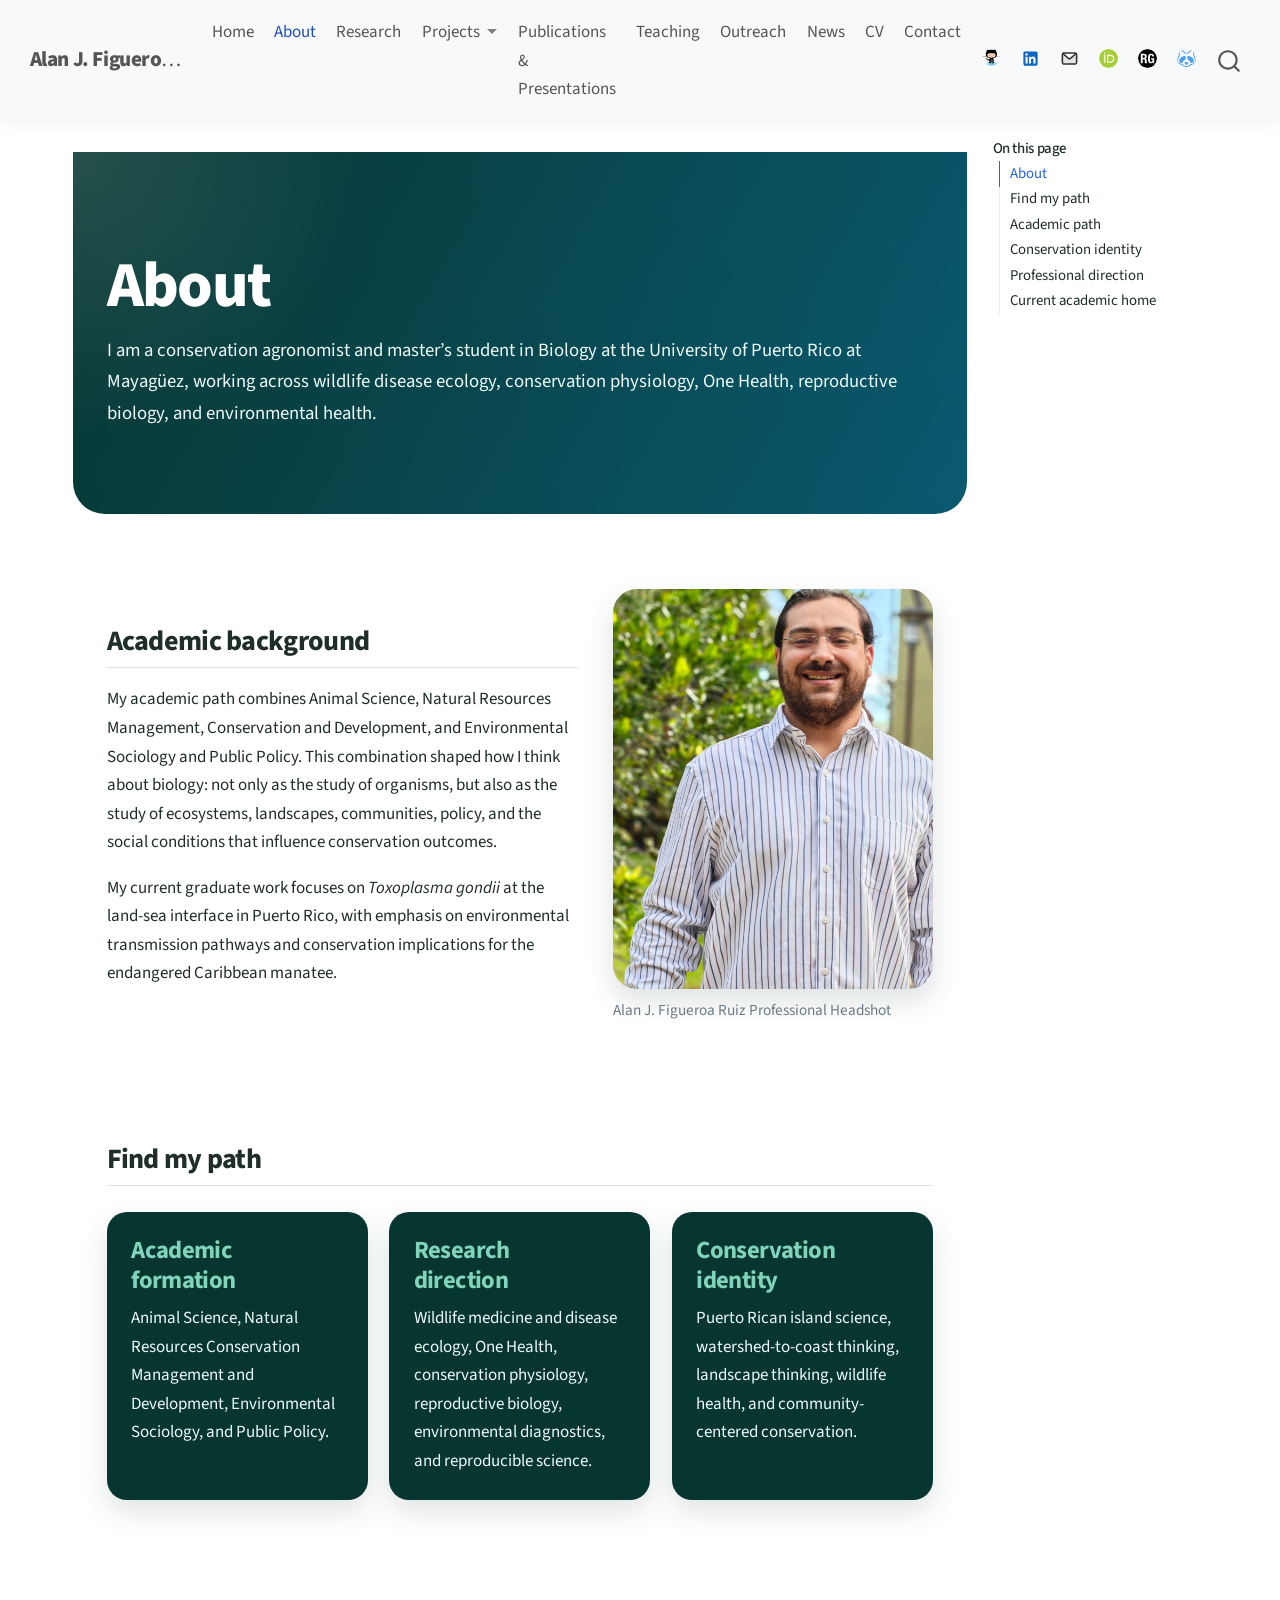
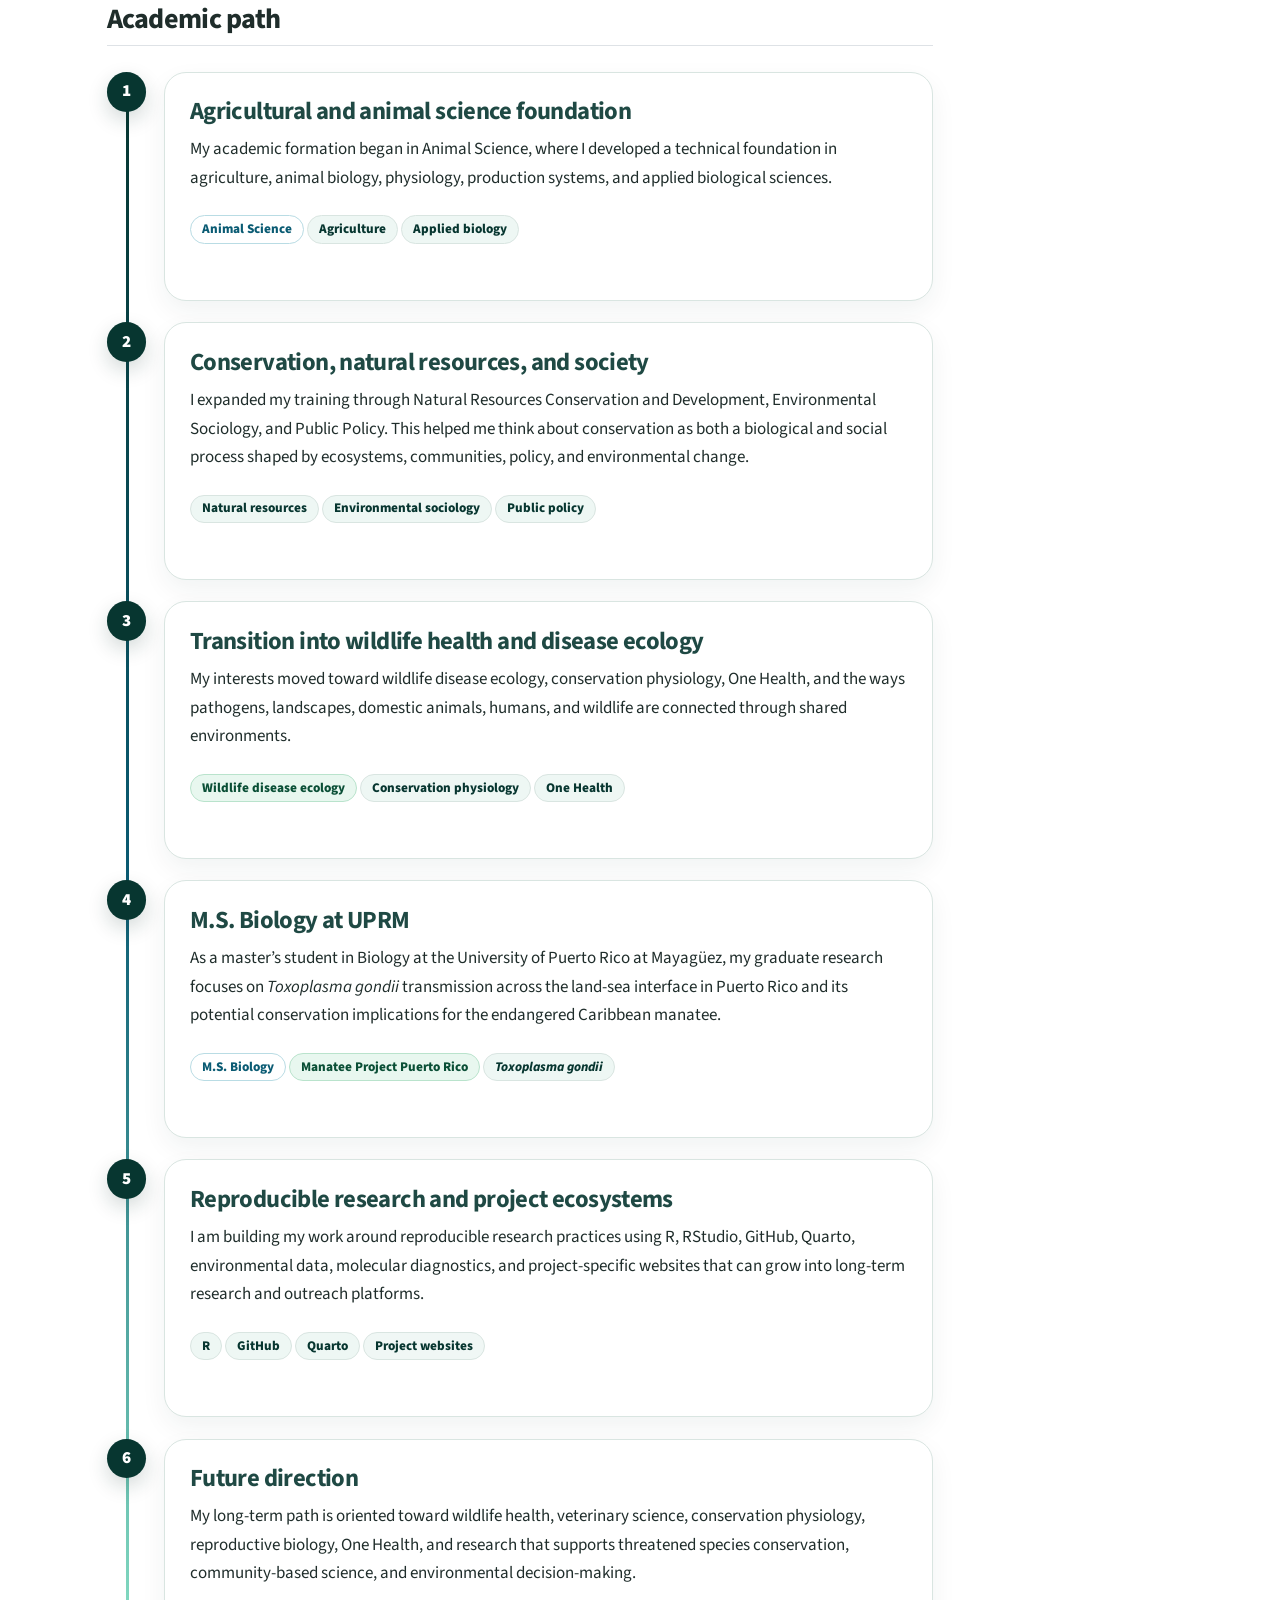
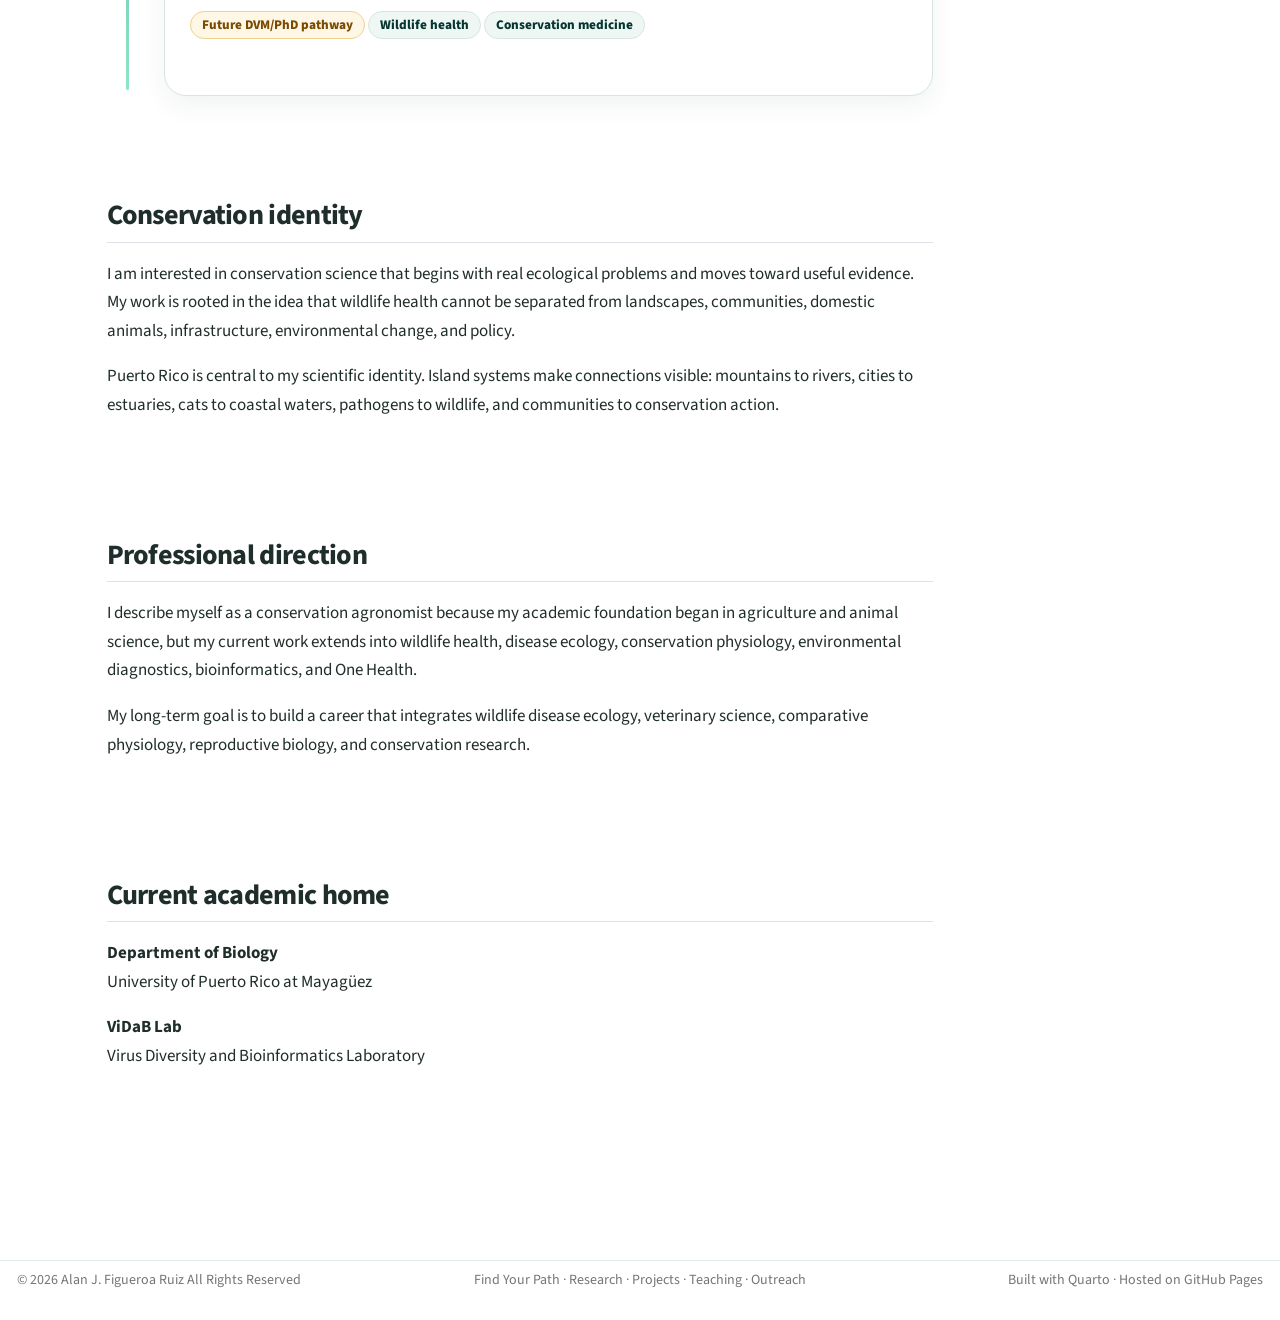
<file: docs/about.html>
<!DOCTYPE html>
<html xmlns="http://www.w3.org/1999/xhtml" lang="en" xml:lang="en"><head>

<meta charset="utf-8">
<meta name="generator" content="quarto-1.9.38">

<meta name="viewport" content="width=device-width, initial-scale=1.0, user-scalable=yes">


<title>About | Alan J. Figueroa Ruiz – Alan J. Figueroa Ruiz</title>
<style>
/* Default styles provided by pandoc.
** See https://pandoc.org/MANUAL.html#variables-for-html for config info.
*/
code{white-space: pre-wrap;}
span.smallcaps{font-variant: small-caps;}
div.columns{display: flex; gap: min(4vw, 1.5em);}
div.column{flex: auto; overflow-x: auto;}
div.hanging-indent{margin-left: 1.5em; text-indent: -1.5em;}
ul.task-list{list-style: none;}
ul.task-list li input[type="checkbox"] {
  width: 0.8em;
  margin: 0 0.8em 0.2em -1em; /* quarto-specific, see https://github.com/quarto-dev/quarto-cli/issues/4556 */ 
  vertical-align: middle;
}
</style>


<script src="site_libs/quarto-nav/quarto-nav.js"></script>
<script src="site_libs/quarto-nav/headroom.min.js"></script>
<script src="site_libs/clipboard/clipboard.min.js"></script>
<script src="site_libs/quarto-search/autocomplete.umd.js"></script>
<script src="site_libs/quarto-search/fuse.min.js"></script>
<script src="site_libs/quarto-search/quarto-search.js"></script>
<meta name="quarto:offset" content="./">
<script src="site_libs/quarto-html/quarto.js" type="module"></script>
<script src="site_libs/quarto-html/tabsets/tabsets.js" type="module"></script>
<script src="site_libs/quarto-html/popper.min.js"></script>
<script src="site_libs/quarto-html/tippy.umd.min.js"></script>
<script src="site_libs/quarto-html/anchor.min.js"></script>
<link href="site_libs/quarto-html/tippy.css" rel="stylesheet">
<link href="site_libs/quarto-html/quarto-syntax-highlighting-15634bcf2e68342d4ad2dfa704d543f6.css" rel="stylesheet" id="quarto-text-highlighting-styles">
<script src="site_libs/bootstrap/bootstrap.min.js"></script>
<link href="site_libs/bootstrap/bootstrap-icons.css" rel="stylesheet">
<link href="site_libs/bootstrap/bootstrap-c7ab57aa33037bad7520c6cb9ec7d6ec.min.css" rel="stylesheet" append-hash="true" id="quarto-bootstrap" data-mode="light">
<script id="quarto-search-options" type="application/json">{
  "location": "navbar",
  "copy-button": false,
  "collapse-after": 3,
  "panel-placement": "end",
  "type": "overlay",
  "limit": 50,
  "keyboard-shortcut": [
    "f",
    "/",
    "s"
  ],
  "show-item-context": false,
  "language": {
    "search-no-results-text": "No results",
    "search-matching-documents-text": "matching documents",
    "search-copy-link-title": "Copy link to search",
    "search-hide-matches-text": "Hide additional matches",
    "search-more-match-text": "more match in this document",
    "search-more-matches-text": "more matches in this document",
    "search-clear-button-title": "Clear",
    "search-text-placeholder": "",
    "search-detached-cancel-button-title": "Cancel",
    "search-submit-button-title": "Submit",
    "search-label": "Search"
  }
}</script>
<style>html{ scroll-behavior: smooth; }</style>


<link rel="stylesheet" href="styles.css">
</head>

<body class="nav-fixed quarto-light">

<div id="quarto-search-results"></div>
  <header id="quarto-header" class="headroom fixed-top">
    <nav class="navbar navbar-expand-lg " data-bs-theme="dark">
      <div class="navbar-container container-fluid">
      <div class="navbar-brand-container mx-auto">
    <a class="navbar-brand" href="./index.html">
    <span class="navbar-title">Alan J. Figueroa Ruiz</span>
    </a>
  </div>
            <div id="quarto-search" class="" title="Search"></div>
          <button class="navbar-toggler" type="button" data-bs-toggle="collapse" data-bs-target="#navbarCollapse" aria-controls="navbarCollapse" role="menu" aria-expanded="false" aria-label="Toggle navigation" onclick="if (window.quartoToggleHeadroom) { window.quartoToggleHeadroom(); }">
  <span class="navbar-toggler-icon"></span>
</button>
          <div class="collapse navbar-collapse" id="navbarCollapse">
            <ul class="navbar-nav navbar-nav-scroll me-auto">
  <li class="nav-item">
    <a class="nav-link" href="./index.html"> 
<span class="menu-text">Home</span></a>
  </li>  
  <li class="nav-item">
    <a class="nav-link active" href="./about.html" aria-current="page"> 
<span class="menu-text">About</span></a>
  </li>  
  <li class="nav-item">
    <a class="nav-link" href="./research.html"> 
<span class="menu-text">Research</span></a>
  </li>  
  <li class="nav-item dropdown ">
    <a class="nav-link dropdown-toggle" href="#" id="nav-menu-projects" role="link" data-bs-toggle="dropdown" aria-expanded="false">
 <span class="menu-text">Projects</span>
    </a>
    <ul class="dropdown-menu" aria-labelledby="nav-menu-projects">    
        <li>
    <a class="dropdown-item" href="./projects.html">
 <span class="dropdown-text">Projects Overview</span></a>
  </li>  
        <li>
    <a class="dropdown-item" href="https://ajfigueroaruiz.github.io/manatee-project-pr/">
 <span class="dropdown-text">The Manatee Project Puerto Rico</span></a>
  </li>  
        <li>
    <a class="dropdown-item" href="https://ajfigueroaruiz.github.io/toxorepi-pr/">
 <span class="dropdown-text">Human T. gondii Epidemiology</span></a>
  </li>  
        <li>
    <a class="dropdown-item" href="https://ajfigueroaruiz.github.io/zf4-toxoplasma-infection/">
 <span class="dropdown-text">ZF4 Cell Infection Model</span></a>
  </li>  
        <li>
    <a class="dropdown-item" href="https://ajfigueroaruiz.github.io/wildciencia/">
 <span class="dropdown-text">WildCiencia</span></a>
  </li>  
    </ul>
  </li>
  <li class="nav-item">
    <a class="nav-link" href="./publications.html"> 
<span class="menu-text">Publications &amp; Presentations</span></a>
  </li>  
  <li class="nav-item">
    <a class="nav-link" href="./teaching.html"> 
<span class="menu-text">Teaching</span></a>
  </li>  
  <li class="nav-item">
    <a class="nav-link" href="./outreach.html"> 
<span class="menu-text">Outreach</span></a>
  </li>  
  <li class="nav-item">
    <a class="nav-link" href="./news.html"> 
<span class="menu-text">News</span></a>
  </li>  
  <li class="nav-item">
    <a class="nav-link" href="./cv.html"> 
<span class="menu-text">CV</span></a>
  </li>  
  <li class="nav-item">
    <a class="nav-link" href="./contact.html"> 
<span class="menu-text">Contact</span></a>
  </li>  
</ul>
            <ul class="navbar-nav navbar-nav-scroll ms-auto">
  <li class="nav-item">
    <a class="nav-link" href="https://github.com/ajfigueroaruiz"> 
<span class="menu-text"><img src="images/icons/github.svg" class="navbar-icon" alt="GitHub"></span></a>
  </li>  
  <li class="nav-item">
    <a class="nav-link" href="https://www.linkedin.com/in/alfiru"> 
<span class="menu-text"><img src="images/icons/linkedin.svg" class="navbar-icon" alt="LinkedIn"></span></a>
  </li>  
  <li class="nav-item">
    <a class="nav-link" href="mailto:alan.figueroa@upr.edu"> 
<span class="menu-text"><img src="images/icons/mail.svg" class="navbar-icon" alt="E-Mail"></span></a>
  </li>  
  <li class="nav-item">
    <a class="nav-link" href="https://orcid.org/0009-0000-0484-3257"> 
<span class="menu-text"><img src="images/icons/orcid.svg" class="navbar-icon" alt="ORCID"></span></a>
  </li>  
  <li class="nav-item">
    <a class="nav-link" href="https://www.researchgate.net/profile/Alan-Figueroa-Ruiz"> 
<span class="menu-text"><img src="images/icons/researchgate.svg" class="navbar-icon" alt="ResearchGate"></span></a>
  </li>  
  <li class="nav-item">
    <a class="nav-link" href="https://www.protocols.io/researchers/alfiru"> 
<span class="menu-text"><img src="images/icons/protocolsio.svg" class="navbar-icon" alt="protocols.io"></span></a>
  </li>  
</ul>
          </div> <!-- /navcollapse -->
            <div class="quarto-navbar-tools">
</div>
      </div> <!-- /container-fluid -->
    </nav>
</header>
<!-- content -->
<div id="quarto-content" class="quarto-container page-columns page-rows-contents page-layout-full page-navbar">
<!-- sidebar -->
<!-- margin-sidebar -->
    <div id="quarto-margin-sidebar" class="sidebar margin-sidebar">
        <nav id="TOC" role="doc-toc" class="toc-active">
    <h2 id="toc-title">On this page</h2>
   
  <ul>
  <li><a href="#about" id="toc-about" class="nav-link active" data-scroll-target="#about">About</a></li>
  <li><a href="#find-my-path" id="toc-find-my-path" class="nav-link" data-scroll-target="#find-my-path">Find my path</a></li>
  <li><a href="#academic-path" id="toc-academic-path" class="nav-link" data-scroll-target="#academic-path">Academic path</a></li>
  <li><a href="#conservation-identity-1" id="toc-conservation-identity-1" class="nav-link" data-scroll-target="#conservation-identity-1">Conservation identity</a></li>
  <li><a href="#professional-direction" id="toc-professional-direction" class="nav-link" data-scroll-target="#professional-direction">Professional direction</a></li>
  <li><a href="#current-academic-home" id="toc-current-academic-home" class="nav-link" data-scroll-target="#current-academic-home">Current academic home</a></li>
  </ul>
</nav>
    </div>
<!-- main -->
<main class="content column-page-left" id="quarto-document-content"><header id="title-block-header" class="quarto-title-block"></header>




<section id="about" class="level1 page-hero">
<h1>About</h1>
<p>I am a conservation agronomist and master’s student in Biology at the University of Puerto Rico at Mayagüez, working across wildlife disease ecology, conservation physiology, One Health, reproductive biology, and environmental health.</p>
</section>
<div class="section-block">
<div class="about-split">
<section id="academic-background" class="level2 about-copy">
<h2 class="anchored" data-anchor-id="academic-background">Academic background</h2>
<p>My academic path combines Animal Science, Natural Resources Management, Conservation and Development, and Environmental Sociology and Public Policy. This combination shaped how I think about biology: not only as the study of organisms, but also as the study of ecosystems, landscapes, communities, policy, and the social conditions that influence conservation outcomes.</p>
<p>My current graduate work focuses on <em>Toxoplasma gondii</em> at the land-sea interface in Puerto Rico, with emphasis on environmental transmission pathways and conservation implications for the endangered Caribbean manatee.</p>
</section>
<div class="about-photo">
<div class="quarto-figure quarto-figure-center">
<figure class="figure">
<p><img src="images/profile/alan-profile-2.jpeg" class="img-fluid figure-img"></p>
<figcaption>Alan J. Figueroa Ruiz Professional Headshot</figcaption>
</figure>
</div>
</div>
</div>
</div>
<section id="find-my-path" class="level2 section-block">
<h2 class="anchored" data-anchor-id="find-my-path">Find my path</h2>
<div class="audience-grid">
<section id="academic-formation" class="level3 audience-card">
<h3 class="anchored" data-anchor-id="academic-formation">Academic formation</h3>
<p>Animal Science, Natural Resources Conservation Management and Development, Environmental Sociology, and Public Policy.</p>
</section>
<section id="research-direction" class="level3 audience-card">
<h3 class="anchored" data-anchor-id="research-direction">Research direction</h3>
<p>Wildlife medicine and disease ecology, One Health, conservation physiology, reproductive biology, environmental diagnostics, and reproducible science.</p>
</section>
<section id="conservation-identity" class="level3 audience-card">
<h3 class="anchored" data-anchor-id="conservation-identity">Conservation identity</h3>
<p>Puerto Rican island science, watershed-to-coast thinking, landscape thinking, wildlife health, and community-centered conservation.</p>
</section>
</div>
</section>
<section id="academic-path" class="level2 section-block">
<h2 class="anchored" data-anchor-id="academic-path">Academic path</h2>
<div class="academic-timeline">
<div class="academic-step">
<div class="timeline-dot">
<p>1</p>
</div>
<section id="agricultural-and-animal-science-foundation" class="level3 timeline-card">
<h3 class="anchored" data-anchor-id="agricultural-and-animal-science-foundation">Agricultural and animal science foundation</h3>
<p>My academic formation began in Animal Science, where I developed a technical foundation in agriculture, animal biology, physiology, production systems, and applied biological sciences.</p>
<div class="badge-row">
<p><span class="status-badge badge-type">Animal Science</span> <span class="status-badge badge-theme">Agriculture</span> <span class="status-badge badge-theme">Applied biology</span></p>
</div>
</section>
</div>
<div class="academic-step">
<div class="timeline-dot">
<p>2</p>
</div>
<section id="conservation-natural-resources-and-society" class="level3 timeline-card">
<h3 class="anchored" data-anchor-id="conservation-natural-resources-and-society">Conservation, natural resources, and society</h3>
<p>I expanded my training through Natural Resources Conservation and Development, Environmental Sociology, and Public Policy. This helped me think about conservation as both a biological and social process shaped by ecosystems, communities, policy, and environmental change.</p>
<div class="badge-row">
<p><span class="status-badge badge-theme">Natural resources</span> <span class="status-badge badge-theme">Environmental sociology</span> <span class="status-badge badge-theme">Public policy</span></p>
</div>
</section>
</div>
<div class="academic-step">
<div class="timeline-dot">
<p>3</p>
</div>
<section id="transition-into-wildlife-health-and-disease-ecology" class="level3 timeline-card">
<h3 class="anchored" data-anchor-id="transition-into-wildlife-health-and-disease-ecology">Transition into wildlife health and disease ecology</h3>
<p>My interests moved toward wildlife disease ecology, conservation physiology, One Health, and the ways pathogens, landscapes, domestic animals, humans, and wildlife are connected through shared environments.</p>
<div class="badge-row">
<p><span class="status-badge badge-active">Wildlife disease ecology</span> <span class="status-badge badge-theme">Conservation physiology</span> <span class="status-badge badge-theme">One Health</span></p>
</div>
</section>
</div>
<div class="academic-step">
<div class="timeline-dot">
<p>4</p>
</div>
<section id="m.s.-biology-at-uprm" class="level3 timeline-card">
<h3 class="anchored" data-anchor-id="m.s.-biology-at-uprm">M.S. Biology at UPRM</h3>
<p>As a master’s student in Biology at the University of Puerto Rico at Mayagüez, my graduate research focuses on <em>Toxoplasma gondii</em> transmission across the land-sea interface in Puerto Rico and its potential conservation implications for the endangered Caribbean manatee.</p>
<div class="badge-row">
<p><span class="status-badge badge-type">M.S. Biology</span> <span class="status-badge badge-active">Manatee Project Puerto Rico</span> <span class="status-badge badge-theme"><em>Toxoplasma gondii</em></span></p>
</div>
</section>
</div>
<div class="academic-step">
<div class="timeline-dot">
<p>5</p>
</div>
<section id="reproducible-research-and-project-ecosystems" class="level3 timeline-card">
<h3 class="anchored" data-anchor-id="reproducible-research-and-project-ecosystems">Reproducible research and project ecosystems</h3>
<p>I am building my work around reproducible research practices using R, RStudio, GitHub, Quarto, environmental data, molecular diagnostics, and project-specific websites that can grow into long-term research and outreach platforms.</p>
<div class="badge-row">
<p><span class="status-badge badge-theme">R</span> <span class="status-badge badge-theme">GitHub</span> <span class="status-badge badge-theme">Quarto</span> <span class="status-badge badge-coming">Project websites</span></p>
</div>
</section>
</div>
<div class="academic-step">
<div class="timeline-dot">
<p>6</p>
</div>
<section id="future-direction" class="level3 timeline-card">
<h3 class="anchored" data-anchor-id="future-direction">Future direction</h3>
<p>My long-term path is oriented toward wildlife health, veterinary science, conservation physiology, reproductive biology, One Health, and research that supports threatened species conservation, community-based science, and environmental decision-making.</p>
<div class="badge-row">
<p><span class="status-badge badge-developing">Future DVM/PhD pathway</span> <span class="status-badge badge-theme">Wildlife health</span> <span class="status-badge badge-theme">Conservation medicine</span></p>
</div>
</section>
</div>
</div>
</section>
<section id="conservation-identity-1" class="level2 section-block">
<h2 class="anchored" data-anchor-id="conservation-identity-1">Conservation identity</h2>
<p>I am interested in conservation science that begins with real ecological problems and moves toward useful evidence. My work is rooted in the idea that wildlife health cannot be separated from landscapes, communities, domestic animals, infrastructure, environmental change, and policy.</p>
<p>Puerto Rico is central to my scientific identity. Island systems make connections visible: mountains to rivers, cities to estuaries, cats to coastal waters, pathogens to wildlife, and communities to conservation action.</p>
</section>
<section id="professional-direction" class="level2 section-block">
<h2 class="anchored" data-anchor-id="professional-direction">Professional direction</h2>
<p>I describe myself as a conservation agronomist because my academic foundation began in agriculture and animal science, but my current work extends into wildlife health, disease ecology, conservation physiology, environmental diagnostics, bioinformatics, and One Health.</p>
<p>My long-term goal is to build a career that integrates wildlife disease ecology, veterinary science, comparative physiology, reproductive biology, and conservation research.</p>
</section>
<section id="current-academic-home" class="level2 section-block">
<h2 class="anchored" data-anchor-id="current-academic-home">Current academic home</h2>
<p><strong>Department of Biology</strong><br>
University of Puerto Rico at Mayagüez</p>
<p><strong>ViDaB Lab</strong><br>
Virus Diversity and Bioinformatics Laboratory</p>
</section>



</main> <!-- /main -->
<script id="quarto-html-after-body" type="application/javascript">
  window.document.addEventListener("DOMContentLoaded", function (event) {
    const icon = "";
    const anchorJS = new window.AnchorJS();
    anchorJS.options = {
      placement: 'right',
      icon: icon
    };
    anchorJS.add('.anchored');
    const isCodeAnnotation = (el) => {
      for (const clz of el.classList) {
        if (clz.startsWith('code-annotation-')) {                     
          return true;
        }
      }
      return false;
    }
    const onCopySuccess = function(e) {
      // button target
      const button = e.trigger;
      // don't keep focus
      button.blur();
      // flash "checked"
      button.classList.add('code-copy-button-checked');
      var currentTitle = button.getAttribute("title");
      button.setAttribute("title", "Copied!");
      let tooltip;
      if (window.bootstrap) {
        button.setAttribute("data-bs-toggle", "tooltip");
        button.setAttribute("data-bs-placement", "left");
        button.setAttribute("data-bs-title", "Copied!");
        tooltip = new bootstrap.Tooltip(button, 
          { trigger: "manual", 
            customClass: "code-copy-button-tooltip",
            offset: [0, -8]});
        tooltip.show();    
      }
      setTimeout(function() {
        if (tooltip) {
          tooltip.hide();
          button.removeAttribute("data-bs-title");
          button.removeAttribute("data-bs-toggle");
          button.removeAttribute("data-bs-placement");
        }
        button.setAttribute("title", currentTitle);
        button.classList.remove('code-copy-button-checked');
      }, 1000);
      // clear code selection
      e.clearSelection();
    }
    const getTextToCopy = function(trigger) {
      const outerScaffold = trigger.parentElement.cloneNode(true);
      const codeEl = outerScaffold.querySelector('code');
      for (const childEl of codeEl.children) {
        if (isCodeAnnotation(childEl)) {
          childEl.remove();
        }
      }
      return codeEl.innerText;
    }
    const clipboard = new window.ClipboardJS('.code-copy-button:not([data-in-quarto-modal])', {
      text: getTextToCopy
    });
    clipboard.on('success', onCopySuccess);
    if (window.document.getElementById('quarto-embedded-source-code-modal')) {
      const clipboardModal = new window.ClipboardJS('.code-copy-button[data-in-quarto-modal]', {
        text: getTextToCopy,
        container: window.document.getElementById('quarto-embedded-source-code-modal')
      });
      clipboardModal.on('success', onCopySuccess);
    }
      var localhostRegex = new RegExp(/^(?:http|https):\/\/localhost\:?[0-9]*\//);
      var mailtoRegex = new RegExp(/^mailto:/);
        var filterRegex = new RegExp("https:\/\/ajfigueroaruiz\.github\.io");
      var isInternal = (href) => {
          return filterRegex.test(href) || localhostRegex.test(href) || mailtoRegex.test(href);
      }
      // Inspect non-navigation links and adorn them if external
     var links = window.document.querySelectorAll('a[href]:not(.nav-link):not(.navbar-brand):not(.toc-action):not(.sidebar-link):not(.sidebar-item-toggle):not(.pagination-link):not(.no-external):not([aria-hidden]):not(.dropdown-item):not(.quarto-navigation-tool):not(.about-link)');
      for (var i=0; i<links.length; i++) {
        const link = links[i];
        if (!isInternal(link.href)) {
          // undo the damage that might have been done by quarto-nav.js in the case of
          // links that we want to consider external
          if (link.dataset.originalHref !== undefined) {
            link.href = link.dataset.originalHref;
          }
            // target, if specified
            link.setAttribute("target", "_blank");
            if (link.getAttribute("rel") === null) {
              link.setAttribute("rel", "noopener");
            }
        }
      }
    function tippyHover(el, contentFn, onTriggerFn, onUntriggerFn) {
      const config = {
        allowHTML: true,
        maxWidth: 500,
        delay: 100,
        arrow: false,
        appendTo: function(el) {
            return el.parentElement;
        },
        interactive: true,
        interactiveBorder: 10,
        theme: 'quarto',
        placement: 'bottom-start',
      };
      if (contentFn) {
        config.content = contentFn;
      }
      if (onTriggerFn) {
        config.onTrigger = onTriggerFn;
      }
      if (onUntriggerFn) {
        config.onUntrigger = onUntriggerFn;
      }
      window.tippy(el, config); 
    }
    const noterefs = window.document.querySelectorAll('a[role="doc-noteref"]');
    for (var i=0; i<noterefs.length; i++) {
      const ref = noterefs[i];
      tippyHover(ref, function() {
        // use id or data attribute instead here
        let href = ref.getAttribute('data-footnote-href') || ref.getAttribute('href');
        try { href = new URL(href).hash; } catch {}
        const id = href.replace(/^#\/?/, "");
        const note = window.document.getElementById(id);
        if (note) {
          return note.innerHTML;
        } else {
          return "";
        }
      });
    }
    const xrefs = window.document.querySelectorAll('a.quarto-xref');
    const processXRef = (id, note) => {
      // Strip column container classes
      const stripColumnClz = (el) => {
        el.classList.remove("page-full", "page-columns");
        if (el.children) {
          for (const child of el.children) {
            stripColumnClz(child);
          }
        }
      }
      stripColumnClz(note)
      if (id === null || id.startsWith('sec-')) {
        // Special case sections, only their first couple elements
        const container = document.createElement("div");
        if (note.children && note.children.length > 2) {
          container.appendChild(note.children[0].cloneNode(true));
          for (let i = 1; i < note.children.length; i++) {
            const child = note.children[i];
            if (child.tagName === "P" && child.innerText === "") {
              continue;
            } else {
              container.appendChild(child.cloneNode(true));
              break;
            }
          }
          if (window.Quarto?.typesetMath) {
            window.Quarto.typesetMath(container);
          }
          return container.innerHTML
        } else {
          if (window.Quarto?.typesetMath) {
            window.Quarto.typesetMath(note);
          }
          return note.innerHTML;
        }
      } else {
        // Remove any anchor links if they are present
        const anchorLink = note.querySelector('a.anchorjs-link');
        if (anchorLink) {
          anchorLink.remove();
        }
        if (window.Quarto?.typesetMath) {
          window.Quarto.typesetMath(note);
        }
        if (note.classList.contains("callout")) {
          return note.outerHTML;
        } else {
          return note.innerHTML;
        }
      }
    }
    for (var i=0; i<xrefs.length; i++) {
      const xref = xrefs[i];
      tippyHover(xref, undefined, function(instance) {
        instance.disable();
        let url = xref.getAttribute('href');
        let hash = undefined; 
        if (url.startsWith('#')) {
          hash = url;
        } else {
          try { hash = new URL(url).hash; } catch {}
        }
        if (hash) {
          const id = hash.replace(/^#\/?/, "");
          const note = window.document.getElementById(id);
          if (note !== null) {
            try {
              const html = processXRef(id, note.cloneNode(true));
              instance.setContent(html);
            } finally {
              instance.enable();
              instance.show();
            }
          } else {
            // See if we can fetch this
            fetch(url.split('#')[0])
            .then(res => res.text())
            .then(html => {
              const parser = new DOMParser();
              const htmlDoc = parser.parseFromString(html, "text/html");
              const note = htmlDoc.getElementById(id);
              if (note !== null) {
                const html = processXRef(id, note);
                instance.setContent(html);
              } 
            }).finally(() => {
              instance.enable();
              instance.show();
            });
          }
        } else {
          // See if we can fetch a full url (with no hash to target)
          // This is a special case and we should probably do some content thinning / targeting
          fetch(url)
          .then(res => res.text())
          .then(html => {
            const parser = new DOMParser();
            const htmlDoc = parser.parseFromString(html, "text/html");
            const note = htmlDoc.querySelector('main.content');
            if (note !== null) {
              // This should only happen for chapter cross references
              // (since there is no id in the URL)
              // remove the first header
              if (note.children.length > 0 && note.children[0].tagName === "HEADER") {
                note.children[0].remove();
              }
              const html = processXRef(null, note);
              instance.setContent(html);
            } 
          }).finally(() => {
            instance.enable();
            instance.show();
          });
        }
      }, function(instance) {
      });
    }
        let selectedAnnoteEl;
        const selectorForAnnotation = ( cell, annotation) => {
          let cellAttr = 'data-code-cell="' + cell + '"';
          let lineAttr = 'data-code-annotation="' +  annotation + '"';
          const selector = 'span[' + cellAttr + '][' + lineAttr + ']';
          return selector;
        }
        const selectCodeLines = (annoteEl) => {
          const doc = window.document;
          const targetCell = annoteEl.getAttribute("data-target-cell");
          const targetAnnotation = annoteEl.getAttribute("data-target-annotation");
          const annoteSpan = window.document.querySelector(selectorForAnnotation(targetCell, targetAnnotation));
          const lines = annoteSpan.getAttribute("data-code-lines").split(",");
          const lineIds = lines.map((line) => {
            return targetCell + "-" + line;
          })
          let top = null;
          let height = null;
          let parent = null;
          if (lineIds.length > 0) {
              //compute the position of the single el (top and bottom and make a div)
              const el = window.document.getElementById(lineIds[0]);
              top = el.offsetTop;
              height = el.offsetHeight;
              parent = el.parentElement.parentElement;
            if (lineIds.length > 1) {
              const lastEl = window.document.getElementById(lineIds[lineIds.length - 1]);
              const bottom = lastEl.offsetTop + lastEl.offsetHeight;
              height = bottom - top;
            }
            if (top !== null && height !== null && parent !== null) {
              // cook up a div (if necessary) and position it 
              let div = window.document.getElementById("code-annotation-line-highlight");
              if (div === null) {
                div = window.document.createElement("div");
                div.setAttribute("id", "code-annotation-line-highlight");
                div.style.position = 'absolute';
                parent.appendChild(div);
              }
              div.style.top = top - 2 + "px";
              div.style.height = height + 4 + "px";
              div.style.left = 0;
              let gutterDiv = window.document.getElementById("code-annotation-line-highlight-gutter");
              if (gutterDiv === null) {
                gutterDiv = window.document.createElement("div");
                gutterDiv.setAttribute("id", "code-annotation-line-highlight-gutter");
                gutterDiv.style.position = 'absolute';
                const codeCell = window.document.getElementById(targetCell);
                const gutter = codeCell.querySelector('.code-annotation-gutter');
                gutter.appendChild(gutterDiv);
              }
              gutterDiv.style.top = top - 2 + "px";
              gutterDiv.style.height = height + 4 + "px";
            }
            selectedAnnoteEl = annoteEl;
          }
        };
        const unselectCodeLines = () => {
          const elementsIds = ["code-annotation-line-highlight", "code-annotation-line-highlight-gutter"];
          elementsIds.forEach((elId) => {
            const div = window.document.getElementById(elId);
            if (div) {
              div.remove();
            }
          });
          selectedAnnoteEl = undefined;
        };
          // Handle positioning of the toggle
      window.addEventListener(
        "resize",
        throttle(() => {
          elRect = undefined;
          if (selectedAnnoteEl) {
            selectCodeLines(selectedAnnoteEl);
          }
        }, 10)
      );
      function throttle(fn, ms) {
      let throttle = false;
      let timer;
        return (...args) => {
          if(!throttle) { // first call gets through
              fn.apply(this, args);
              throttle = true;
          } else { // all the others get throttled
              if(timer) clearTimeout(timer); // cancel #2
              timer = setTimeout(() => {
                fn.apply(this, args);
                timer = throttle = false;
              }, ms);
          }
        };
      }
        // Attach click handler to the DT
        const annoteDls = window.document.querySelectorAll('dt[data-target-cell]');
        for (const annoteDlNode of annoteDls) {
          annoteDlNode.addEventListener('click', (event) => {
            const clickedEl = event.target;
            if (clickedEl !== selectedAnnoteEl) {
              unselectCodeLines();
              const activeEl = window.document.querySelector('dt[data-target-cell].code-annotation-active');
              if (activeEl) {
                activeEl.classList.remove('code-annotation-active');
              }
              selectCodeLines(clickedEl);
              clickedEl.classList.add('code-annotation-active');
            } else {
              // Unselect the line
              unselectCodeLines();
              clickedEl.classList.remove('code-annotation-active');
            }
          });
        }
    const findCites = (el) => {
      const parentEl = el.parentElement;
      if (parentEl) {
        const cites = parentEl.dataset.cites;
        if (cites) {
          return {
            el,
            cites: cites.split(' ')
          };
        } else {
          return findCites(el.parentElement)
        }
      } else {
        return undefined;
      }
    };
    var bibliorefs = window.document.querySelectorAll('a[role="doc-biblioref"]');
    for (var i=0; i<bibliorefs.length; i++) {
      const ref = bibliorefs[i];
      const citeInfo = findCites(ref);
      if (citeInfo) {
        tippyHover(citeInfo.el, function() {
          var popup = window.document.createElement('div');
          citeInfo.cites.forEach(function(cite) {
            var citeDiv = window.document.createElement('div');
            citeDiv.classList.add('hanging-indent');
            citeDiv.classList.add('csl-entry');
            var biblioDiv = window.document.getElementById('ref-' + cite);
            if (biblioDiv) {
              citeDiv.innerHTML = biblioDiv.innerHTML;
            }
            popup.appendChild(citeDiv);
          });
          return popup.innerHTML;
        });
      }
    }
  });
  </script>
</div> <!-- /content -->
<footer class="footer">
  <div class="nav-footer">
    <div class="nav-footer-left">
<p>© 2026 Alan J. Figueroa Ruiz All Rights Reserved</p>
</div>   
    <div class="nav-footer-center">
<p>Find Your Path · Research · Projects · Teaching · Outreach</p>
</div>
    <div class="nav-footer-right">
<p>Built with Quarto · Hosted on GitHub Pages</p>
</div>
  </div>
</footer>




<script src="site_libs/quarto-html/zenscroll-min.js"></script>
</body></html>
</file>
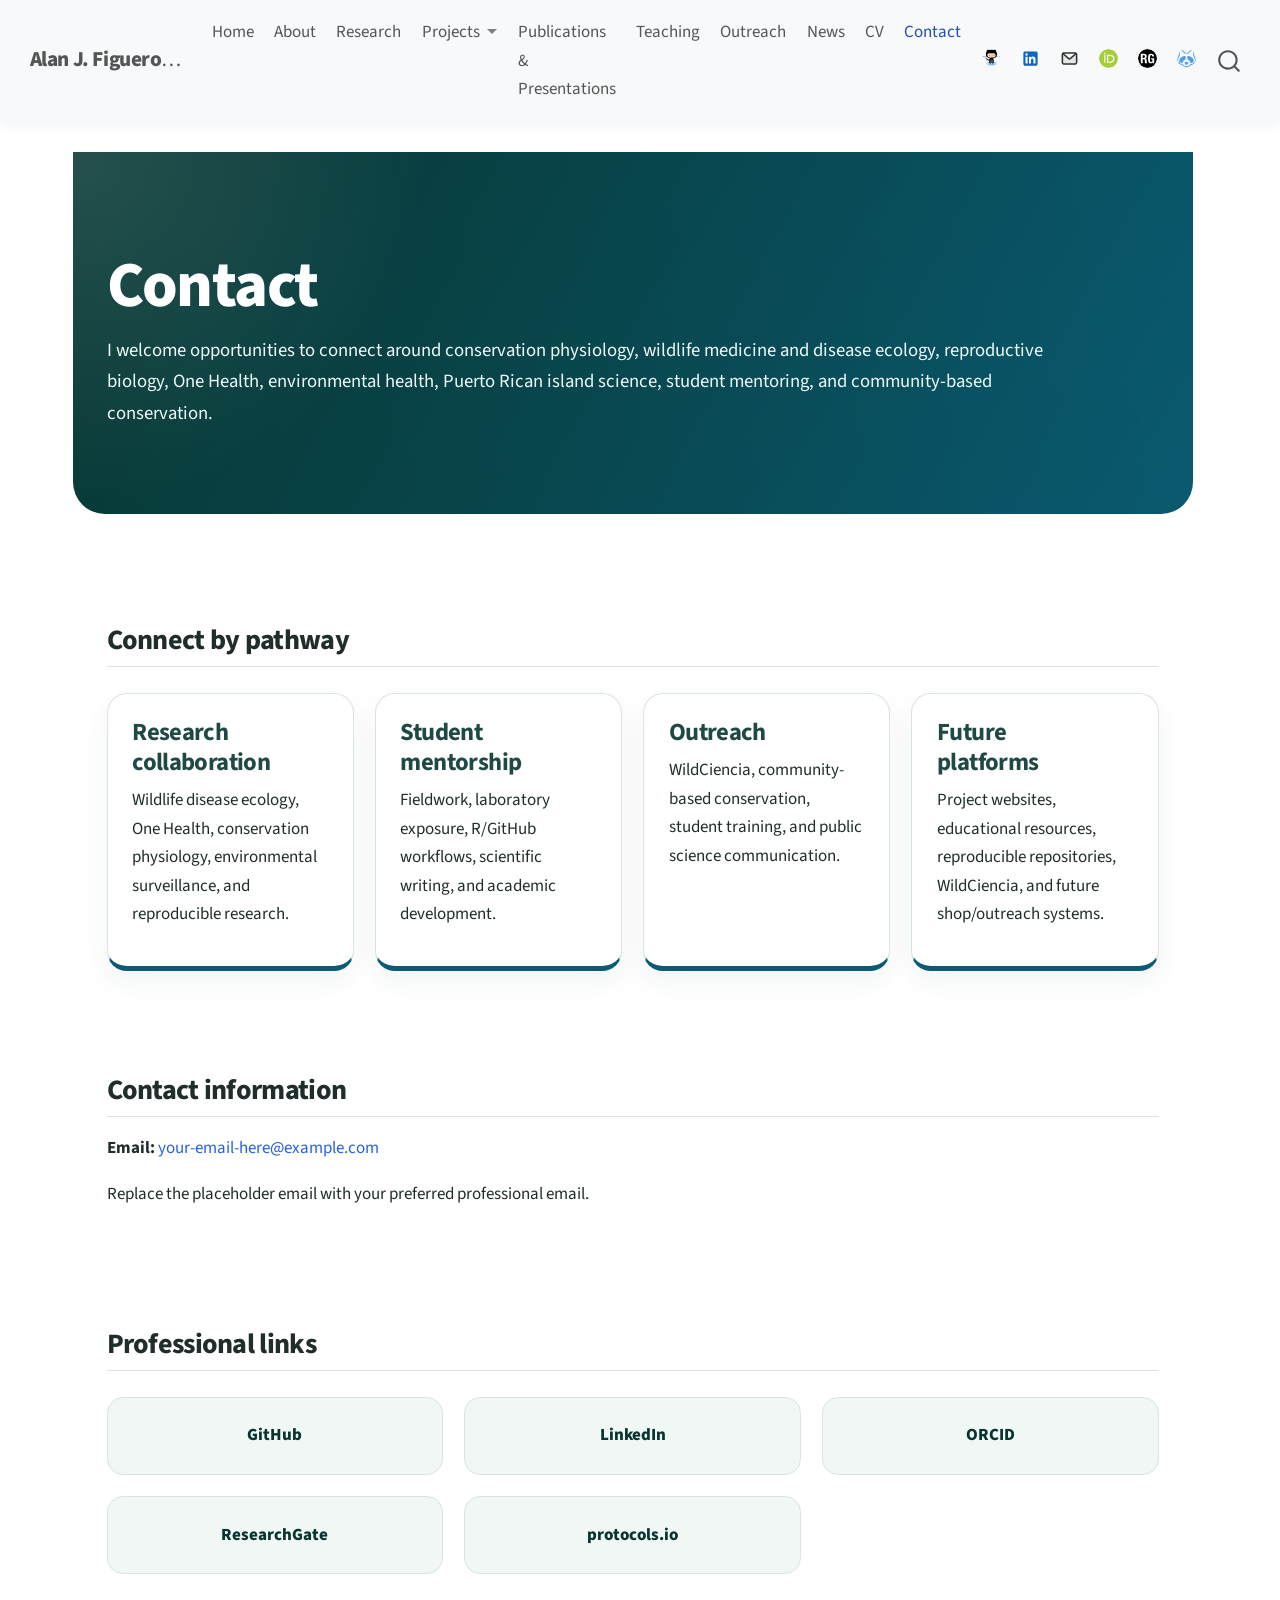
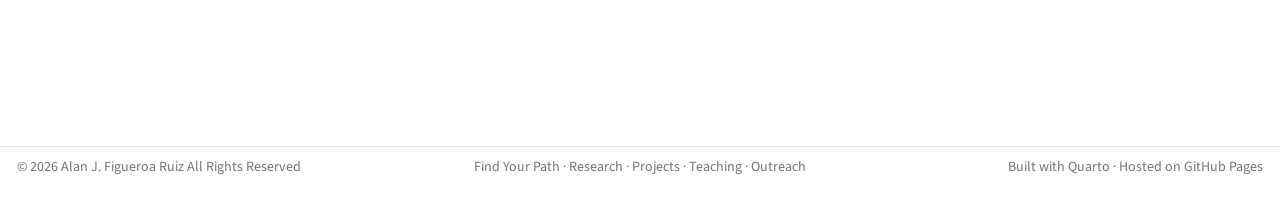
<file: docs/contact.html>
<!DOCTYPE html>
<html xmlns="http://www.w3.org/1999/xhtml" lang="en" xml:lang="en"><head>

<meta charset="utf-8">
<meta name="generator" content="quarto-1.9.38">

<meta name="viewport" content="width=device-width, initial-scale=1.0, user-scalable=yes">


<title>Contact | Alan J. Figueroa Ruiz – Alan J. Figueroa Ruiz</title>
<style>
/* Default styles provided by pandoc.
** See https://pandoc.org/MANUAL.html#variables-for-html for config info.
*/
code{white-space: pre-wrap;}
span.smallcaps{font-variant: small-caps;}
div.columns{display: flex; gap: min(4vw, 1.5em);}
div.column{flex: auto; overflow-x: auto;}
div.hanging-indent{margin-left: 1.5em; text-indent: -1.5em;}
ul.task-list{list-style: none;}
ul.task-list li input[type="checkbox"] {
  width: 0.8em;
  margin: 0 0.8em 0.2em -1em; /* quarto-specific, see https://github.com/quarto-dev/quarto-cli/issues/4556 */ 
  vertical-align: middle;
}
</style>


<script src="site_libs/quarto-nav/quarto-nav.js"></script>
<script src="site_libs/quarto-nav/headroom.min.js"></script>
<script src="site_libs/clipboard/clipboard.min.js"></script>
<script src="site_libs/quarto-search/autocomplete.umd.js"></script>
<script src="site_libs/quarto-search/fuse.min.js"></script>
<script src="site_libs/quarto-search/quarto-search.js"></script>
<meta name="quarto:offset" content="./">
<script src="site_libs/quarto-html/quarto.js" type="module"></script>
<script src="site_libs/quarto-html/tabsets/tabsets.js" type="module"></script>
<script src="site_libs/quarto-html/popper.min.js"></script>
<script src="site_libs/quarto-html/tippy.umd.min.js"></script>
<script src="site_libs/quarto-html/anchor.min.js"></script>
<link href="site_libs/quarto-html/tippy.css" rel="stylesheet">
<link href="site_libs/quarto-html/quarto-syntax-highlighting-15634bcf2e68342d4ad2dfa704d543f6.css" rel="stylesheet" id="quarto-text-highlighting-styles">
<script src="site_libs/bootstrap/bootstrap.min.js"></script>
<link href="site_libs/bootstrap/bootstrap-icons.css" rel="stylesheet">
<link href="site_libs/bootstrap/bootstrap-c7ab57aa33037bad7520c6cb9ec7d6ec.min.css" rel="stylesheet" append-hash="true" id="quarto-bootstrap" data-mode="light">
<script id="quarto-search-options" type="application/json">{
  "location": "navbar",
  "copy-button": false,
  "collapse-after": 3,
  "panel-placement": "end",
  "type": "overlay",
  "limit": 50,
  "keyboard-shortcut": [
    "f",
    "/",
    "s"
  ],
  "show-item-context": false,
  "language": {
    "search-no-results-text": "No results",
    "search-matching-documents-text": "matching documents",
    "search-copy-link-title": "Copy link to search",
    "search-hide-matches-text": "Hide additional matches",
    "search-more-match-text": "more match in this document",
    "search-more-matches-text": "more matches in this document",
    "search-clear-button-title": "Clear",
    "search-text-placeholder": "",
    "search-detached-cancel-button-title": "Cancel",
    "search-submit-button-title": "Submit",
    "search-label": "Search"
  }
}</script>
<style>html{ scroll-behavior: smooth; }</style>


<link rel="stylesheet" href="styles.css">
</head>

<body class="nav-fixed quarto-light">

<div id="quarto-search-results"></div>
  <header id="quarto-header" class="headroom fixed-top">
    <nav class="navbar navbar-expand-lg " data-bs-theme="dark">
      <div class="navbar-container container-fluid">
      <div class="navbar-brand-container mx-auto">
    <a class="navbar-brand" href="./index.html">
    <span class="navbar-title">Alan J. Figueroa Ruiz</span>
    </a>
  </div>
            <div id="quarto-search" class="" title="Search"></div>
          <button class="navbar-toggler" type="button" data-bs-toggle="collapse" data-bs-target="#navbarCollapse" aria-controls="navbarCollapse" role="menu" aria-expanded="false" aria-label="Toggle navigation" onclick="if (window.quartoToggleHeadroom) { window.quartoToggleHeadroom(); }">
  <span class="navbar-toggler-icon"></span>
</button>
          <div class="collapse navbar-collapse" id="navbarCollapse">
            <ul class="navbar-nav navbar-nav-scroll me-auto">
  <li class="nav-item">
    <a class="nav-link" href="./index.html"> 
<span class="menu-text">Home</span></a>
  </li>  
  <li class="nav-item">
    <a class="nav-link" href="./about.html"> 
<span class="menu-text">About</span></a>
  </li>  
  <li class="nav-item">
    <a class="nav-link" href="./research.html"> 
<span class="menu-text">Research</span></a>
  </li>  
  <li class="nav-item dropdown ">
    <a class="nav-link dropdown-toggle" href="#" id="nav-menu-projects" role="link" data-bs-toggle="dropdown" aria-expanded="false">
 <span class="menu-text">Projects</span>
    </a>
    <ul class="dropdown-menu" aria-labelledby="nav-menu-projects">    
        <li>
    <a class="dropdown-item" href="./projects.html">
 <span class="dropdown-text">Projects Overview</span></a>
  </li>  
        <li>
    <a class="dropdown-item" href="https://ajfigueroaruiz.github.io/manatee-project-pr/">
 <span class="dropdown-text">The Manatee Project Puerto Rico</span></a>
  </li>  
        <li>
    <a class="dropdown-item" href="https://ajfigueroaruiz.github.io/toxorepi-pr/">
 <span class="dropdown-text">Human T. gondii Epidemiology</span></a>
  </li>  
        <li>
    <a class="dropdown-item" href="https://ajfigueroaruiz.github.io/zf4-toxoplasma-infection/">
 <span class="dropdown-text">ZF4 Cell Infection Model</span></a>
  </li>  
        <li>
    <a class="dropdown-item" href="https://ajfigueroaruiz.github.io/wildciencia/">
 <span class="dropdown-text">WildCiencia</span></a>
  </li>  
    </ul>
  </li>
  <li class="nav-item">
    <a class="nav-link" href="./publications.html"> 
<span class="menu-text">Publications &amp; Presentations</span></a>
  </li>  
  <li class="nav-item">
    <a class="nav-link" href="./teaching.html"> 
<span class="menu-text">Teaching</span></a>
  </li>  
  <li class="nav-item">
    <a class="nav-link" href="./outreach.html"> 
<span class="menu-text">Outreach</span></a>
  </li>  
  <li class="nav-item">
    <a class="nav-link" href="./news.html"> 
<span class="menu-text">News</span></a>
  </li>  
  <li class="nav-item">
    <a class="nav-link" href="./cv.html"> 
<span class="menu-text">CV</span></a>
  </li>  
  <li class="nav-item">
    <a class="nav-link active" href="./contact.html" aria-current="page"> 
<span class="menu-text">Contact</span></a>
  </li>  
</ul>
            <ul class="navbar-nav navbar-nav-scroll ms-auto">
  <li class="nav-item">
    <a class="nav-link" href="https://github.com/ajfigueroaruiz"> 
<span class="menu-text"><img src="images/icons/github.svg" class="navbar-icon" alt="GitHub"></span></a>
  </li>  
  <li class="nav-item">
    <a class="nav-link" href="https://www.linkedin.com/in/alfiru"> 
<span class="menu-text"><img src="images/icons/linkedin.svg" class="navbar-icon" alt="LinkedIn"></span></a>
  </li>  
  <li class="nav-item">
    <a class="nav-link" href="mailto:alan.figueroa@upr.edu"> 
<span class="menu-text"><img src="images/icons/mail.svg" class="navbar-icon" alt="E-Mail"></span></a>
  </li>  
  <li class="nav-item">
    <a class="nav-link" href="https://orcid.org/0009-0000-0484-3257"> 
<span class="menu-text"><img src="images/icons/orcid.svg" class="navbar-icon" alt="ORCID"></span></a>
  </li>  
  <li class="nav-item">
    <a class="nav-link" href="https://www.researchgate.net/profile/Alan-Figueroa-Ruiz"> 
<span class="menu-text"><img src="images/icons/researchgate.svg" class="navbar-icon" alt="ResearchGate"></span></a>
  </li>  
  <li class="nav-item">
    <a class="nav-link" href="https://www.protocols.io/researchers/alfiru"> 
<span class="menu-text"><img src="images/icons/protocolsio.svg" class="navbar-icon" alt="protocols.io"></span></a>
  </li>  
</ul>
          </div> <!-- /navcollapse -->
            <div class="quarto-navbar-tools">
</div>
      </div> <!-- /container-fluid -->
    </nav>
</header>
<!-- content -->
<div id="quarto-content" class="quarto-container page-columns page-rows-contents page-layout-full page-navbar">
<!-- sidebar -->
<!-- margin-sidebar -->
    
<!-- main -->
<main class="content column-page" id="quarto-document-content"><header id="title-block-header" class="quarto-title-block"></header>




<section id="contact" class="level1 page-hero">
<h1>Contact</h1>
<p>I welcome opportunities to connect around conservation physiology, wildlife medicine and disease ecology, reproductive biology, One Health, environmental health, Puerto Rican island science, student mentoring, and community-based conservation.</p>
</section>
<section id="connect-by-pathway" class="level2 section-block">
<h2 class="anchored" data-anchor-id="connect-by-pathway">Connect by pathway</h2>
<div class="gateway-grid">
<section id="research-collaboration" class="level3 gateway-card">
<h3 class="anchored" data-anchor-id="research-collaboration">Research collaboration</h3>
<p>Wildlife disease ecology, One Health, conservation physiology, environmental surveillance, and reproducible research.</p>
</section>
<section id="student-mentorship" class="level3 gateway-card">
<h3 class="anchored" data-anchor-id="student-mentorship">Student mentorship</h3>
<p>Fieldwork, laboratory exposure, R/GitHub workflows, scientific writing, and academic development.</p>
</section>
<section id="outreach" class="level3 gateway-card">
<h3 class="anchored" data-anchor-id="outreach">Outreach</h3>
<p>WildCiencia, community-based conservation, student training, and public science communication.</p>
</section>
<section id="future-platforms" class="level3 gateway-card">
<h3 class="anchored" data-anchor-id="future-platforms">Future platforms</h3>
<p>Project websites, educational resources, reproducible repositories, WildCiencia, and future shop/outreach systems.</p>
</section>
</div>
</section>
<section id="contact-information" class="level2 section-block">
<h2 class="anchored" data-anchor-id="contact-information">Contact information</h2>
<p><strong>Email:</strong> <a href="mailto:your-email-here@example.com">your-email-here@example.com</a></p>
<p>Replace the placeholder email with your preferred professional email.</p>
</section>
<section id="professional-links" class="level2 section-block">
<h2 class="anchored" data-anchor-id="professional-links">Professional links</h2>
<div class="link-grid">
<p><a href="https://github.com/ajfigueroaruiz">GitHub</a></p>
<p><a href="https://www.linkedin.com/in/YOUR-LINKEDIN-USERNAME/">LinkedIn</a></p>
<p><a href="https://orcid.org/YOUR-ORCID-ID">ORCID</a></p>
<p><a href="https://www.researchgate.net/profile/YOUR-RESEARCHGATE-NAME">ResearchGate</a></p>
<p><a href="https://www.protocols.io/researchers/YOUR-PROTOCOLS-IO-PROFILE">protocols.io</a></p>
</div>
</section>



</main> <!-- /main -->
<script id="quarto-html-after-body" type="application/javascript">
  window.document.addEventListener("DOMContentLoaded", function (event) {
    const icon = "";
    const anchorJS = new window.AnchorJS();
    anchorJS.options = {
      placement: 'right',
      icon: icon
    };
    anchorJS.add('.anchored');
    const isCodeAnnotation = (el) => {
      for (const clz of el.classList) {
        if (clz.startsWith('code-annotation-')) {                     
          return true;
        }
      }
      return false;
    }
    const onCopySuccess = function(e) {
      // button target
      const button = e.trigger;
      // don't keep focus
      button.blur();
      // flash "checked"
      button.classList.add('code-copy-button-checked');
      var currentTitle = button.getAttribute("title");
      button.setAttribute("title", "Copied!");
      let tooltip;
      if (window.bootstrap) {
        button.setAttribute("data-bs-toggle", "tooltip");
        button.setAttribute("data-bs-placement", "left");
        button.setAttribute("data-bs-title", "Copied!");
        tooltip = new bootstrap.Tooltip(button, 
          { trigger: "manual", 
            customClass: "code-copy-button-tooltip",
            offset: [0, -8]});
        tooltip.show();    
      }
      setTimeout(function() {
        if (tooltip) {
          tooltip.hide();
          button.removeAttribute("data-bs-title");
          button.removeAttribute("data-bs-toggle");
          button.removeAttribute("data-bs-placement");
        }
        button.setAttribute("title", currentTitle);
        button.classList.remove('code-copy-button-checked');
      }, 1000);
      // clear code selection
      e.clearSelection();
    }
    const getTextToCopy = function(trigger) {
      const outerScaffold = trigger.parentElement.cloneNode(true);
      const codeEl = outerScaffold.querySelector('code');
      for (const childEl of codeEl.children) {
        if (isCodeAnnotation(childEl)) {
          childEl.remove();
        }
      }
      return codeEl.innerText;
    }
    const clipboard = new window.ClipboardJS('.code-copy-button:not([data-in-quarto-modal])', {
      text: getTextToCopy
    });
    clipboard.on('success', onCopySuccess);
    if (window.document.getElementById('quarto-embedded-source-code-modal')) {
      const clipboardModal = new window.ClipboardJS('.code-copy-button[data-in-quarto-modal]', {
        text: getTextToCopy,
        container: window.document.getElementById('quarto-embedded-source-code-modal')
      });
      clipboardModal.on('success', onCopySuccess);
    }
      var localhostRegex = new RegExp(/^(?:http|https):\/\/localhost\:?[0-9]*\//);
      var mailtoRegex = new RegExp(/^mailto:/);
        var filterRegex = new RegExp("https:\/\/ajfigueroaruiz\.github\.io");
      var isInternal = (href) => {
          return filterRegex.test(href) || localhostRegex.test(href) || mailtoRegex.test(href);
      }
      // Inspect non-navigation links and adorn them if external
     var links = window.document.querySelectorAll('a[href]:not(.nav-link):not(.navbar-brand):not(.toc-action):not(.sidebar-link):not(.sidebar-item-toggle):not(.pagination-link):not(.no-external):not([aria-hidden]):not(.dropdown-item):not(.quarto-navigation-tool):not(.about-link)');
      for (var i=0; i<links.length; i++) {
        const link = links[i];
        if (!isInternal(link.href)) {
          // undo the damage that might have been done by quarto-nav.js in the case of
          // links that we want to consider external
          if (link.dataset.originalHref !== undefined) {
            link.href = link.dataset.originalHref;
          }
            // target, if specified
            link.setAttribute("target", "_blank");
            if (link.getAttribute("rel") === null) {
              link.setAttribute("rel", "noopener");
            }
        }
      }
    function tippyHover(el, contentFn, onTriggerFn, onUntriggerFn) {
      const config = {
        allowHTML: true,
        maxWidth: 500,
        delay: 100,
        arrow: false,
        appendTo: function(el) {
            return el.parentElement;
        },
        interactive: true,
        interactiveBorder: 10,
        theme: 'quarto',
        placement: 'bottom-start',
      };
      if (contentFn) {
        config.content = contentFn;
      }
      if (onTriggerFn) {
        config.onTrigger = onTriggerFn;
      }
      if (onUntriggerFn) {
        config.onUntrigger = onUntriggerFn;
      }
      window.tippy(el, config); 
    }
    const noterefs = window.document.querySelectorAll('a[role="doc-noteref"]');
    for (var i=0; i<noterefs.length; i++) {
      const ref = noterefs[i];
      tippyHover(ref, function() {
        // use id or data attribute instead here
        let href = ref.getAttribute('data-footnote-href') || ref.getAttribute('href');
        try { href = new URL(href).hash; } catch {}
        const id = href.replace(/^#\/?/, "");
        const note = window.document.getElementById(id);
        if (note) {
          return note.innerHTML;
        } else {
          return "";
        }
      });
    }
    const xrefs = window.document.querySelectorAll('a.quarto-xref');
    const processXRef = (id, note) => {
      // Strip column container classes
      const stripColumnClz = (el) => {
        el.classList.remove("page-full", "page-columns");
        if (el.children) {
          for (const child of el.children) {
            stripColumnClz(child);
          }
        }
      }
      stripColumnClz(note)
      if (id === null || id.startsWith('sec-')) {
        // Special case sections, only their first couple elements
        const container = document.createElement("div");
        if (note.children && note.children.length > 2) {
          container.appendChild(note.children[0].cloneNode(true));
          for (let i = 1; i < note.children.length; i++) {
            const child = note.children[i];
            if (child.tagName === "P" && child.innerText === "") {
              continue;
            } else {
              container.appendChild(child.cloneNode(true));
              break;
            }
          }
          if (window.Quarto?.typesetMath) {
            window.Quarto.typesetMath(container);
          }
          return container.innerHTML
        } else {
          if (window.Quarto?.typesetMath) {
            window.Quarto.typesetMath(note);
          }
          return note.innerHTML;
        }
      } else {
        // Remove any anchor links if they are present
        const anchorLink = note.querySelector('a.anchorjs-link');
        if (anchorLink) {
          anchorLink.remove();
        }
        if (window.Quarto?.typesetMath) {
          window.Quarto.typesetMath(note);
        }
        if (note.classList.contains("callout")) {
          return note.outerHTML;
        } else {
          return note.innerHTML;
        }
      }
    }
    for (var i=0; i<xrefs.length; i++) {
      const xref = xrefs[i];
      tippyHover(xref, undefined, function(instance) {
        instance.disable();
        let url = xref.getAttribute('href');
        let hash = undefined; 
        if (url.startsWith('#')) {
          hash = url;
        } else {
          try { hash = new URL(url).hash; } catch {}
        }
        if (hash) {
          const id = hash.replace(/^#\/?/, "");
          const note = window.document.getElementById(id);
          if (note !== null) {
            try {
              const html = processXRef(id, note.cloneNode(true));
              instance.setContent(html);
            } finally {
              instance.enable();
              instance.show();
            }
          } else {
            // See if we can fetch this
            fetch(url.split('#')[0])
            .then(res => res.text())
            .then(html => {
              const parser = new DOMParser();
              const htmlDoc = parser.parseFromString(html, "text/html");
              const note = htmlDoc.getElementById(id);
              if (note !== null) {
                const html = processXRef(id, note);
                instance.setContent(html);
              } 
            }).finally(() => {
              instance.enable();
              instance.show();
            });
          }
        } else {
          // See if we can fetch a full url (with no hash to target)
          // This is a special case and we should probably do some content thinning / targeting
          fetch(url)
          .then(res => res.text())
          .then(html => {
            const parser = new DOMParser();
            const htmlDoc = parser.parseFromString(html, "text/html");
            const note = htmlDoc.querySelector('main.content');
            if (note !== null) {
              // This should only happen for chapter cross references
              // (since there is no id in the URL)
              // remove the first header
              if (note.children.length > 0 && note.children[0].tagName === "HEADER") {
                note.children[0].remove();
              }
              const html = processXRef(null, note);
              instance.setContent(html);
            } 
          }).finally(() => {
            instance.enable();
            instance.show();
          });
        }
      }, function(instance) {
      });
    }
        let selectedAnnoteEl;
        const selectorForAnnotation = ( cell, annotation) => {
          let cellAttr = 'data-code-cell="' + cell + '"';
          let lineAttr = 'data-code-annotation="' +  annotation + '"';
          const selector = 'span[' + cellAttr + '][' + lineAttr + ']';
          return selector;
        }
        const selectCodeLines = (annoteEl) => {
          const doc = window.document;
          const targetCell = annoteEl.getAttribute("data-target-cell");
          const targetAnnotation = annoteEl.getAttribute("data-target-annotation");
          const annoteSpan = window.document.querySelector(selectorForAnnotation(targetCell, targetAnnotation));
          const lines = annoteSpan.getAttribute("data-code-lines").split(",");
          const lineIds = lines.map((line) => {
            return targetCell + "-" + line;
          })
          let top = null;
          let height = null;
          let parent = null;
          if (lineIds.length > 0) {
              //compute the position of the single el (top and bottom and make a div)
              const el = window.document.getElementById(lineIds[0]);
              top = el.offsetTop;
              height = el.offsetHeight;
              parent = el.parentElement.parentElement;
            if (lineIds.length > 1) {
              const lastEl = window.document.getElementById(lineIds[lineIds.length - 1]);
              const bottom = lastEl.offsetTop + lastEl.offsetHeight;
              height = bottom - top;
            }
            if (top !== null && height !== null && parent !== null) {
              // cook up a div (if necessary) and position it 
              let div = window.document.getElementById("code-annotation-line-highlight");
              if (div === null) {
                div = window.document.createElement("div");
                div.setAttribute("id", "code-annotation-line-highlight");
                div.style.position = 'absolute';
                parent.appendChild(div);
              }
              div.style.top = top - 2 + "px";
              div.style.height = height + 4 + "px";
              div.style.left = 0;
              let gutterDiv = window.document.getElementById("code-annotation-line-highlight-gutter");
              if (gutterDiv === null) {
                gutterDiv = window.document.createElement("div");
                gutterDiv.setAttribute("id", "code-annotation-line-highlight-gutter");
                gutterDiv.style.position = 'absolute';
                const codeCell = window.document.getElementById(targetCell);
                const gutter = codeCell.querySelector('.code-annotation-gutter');
                gutter.appendChild(gutterDiv);
              }
              gutterDiv.style.top = top - 2 + "px";
              gutterDiv.style.height = height + 4 + "px";
            }
            selectedAnnoteEl = annoteEl;
          }
        };
        const unselectCodeLines = () => {
          const elementsIds = ["code-annotation-line-highlight", "code-annotation-line-highlight-gutter"];
          elementsIds.forEach((elId) => {
            const div = window.document.getElementById(elId);
            if (div) {
              div.remove();
            }
          });
          selectedAnnoteEl = undefined;
        };
          // Handle positioning of the toggle
      window.addEventListener(
        "resize",
        throttle(() => {
          elRect = undefined;
          if (selectedAnnoteEl) {
            selectCodeLines(selectedAnnoteEl);
          }
        }, 10)
      );
      function throttle(fn, ms) {
      let throttle = false;
      let timer;
        return (...args) => {
          if(!throttle) { // first call gets through
              fn.apply(this, args);
              throttle = true;
          } else { // all the others get throttled
              if(timer) clearTimeout(timer); // cancel #2
              timer = setTimeout(() => {
                fn.apply(this, args);
                timer = throttle = false;
              }, ms);
          }
        };
      }
        // Attach click handler to the DT
        const annoteDls = window.document.querySelectorAll('dt[data-target-cell]');
        for (const annoteDlNode of annoteDls) {
          annoteDlNode.addEventListener('click', (event) => {
            const clickedEl = event.target;
            if (clickedEl !== selectedAnnoteEl) {
              unselectCodeLines();
              const activeEl = window.document.querySelector('dt[data-target-cell].code-annotation-active');
              if (activeEl) {
                activeEl.classList.remove('code-annotation-active');
              }
              selectCodeLines(clickedEl);
              clickedEl.classList.add('code-annotation-active');
            } else {
              // Unselect the line
              unselectCodeLines();
              clickedEl.classList.remove('code-annotation-active');
            }
          });
        }
    const findCites = (el) => {
      const parentEl = el.parentElement;
      if (parentEl) {
        const cites = parentEl.dataset.cites;
        if (cites) {
          return {
            el,
            cites: cites.split(' ')
          };
        } else {
          return findCites(el.parentElement)
        }
      } else {
        return undefined;
      }
    };
    var bibliorefs = window.document.querySelectorAll('a[role="doc-biblioref"]');
    for (var i=0; i<bibliorefs.length; i++) {
      const ref = bibliorefs[i];
      const citeInfo = findCites(ref);
      if (citeInfo) {
        tippyHover(citeInfo.el, function() {
          var popup = window.document.createElement('div');
          citeInfo.cites.forEach(function(cite) {
            var citeDiv = window.document.createElement('div');
            citeDiv.classList.add('hanging-indent');
            citeDiv.classList.add('csl-entry');
            var biblioDiv = window.document.getElementById('ref-' + cite);
            if (biblioDiv) {
              citeDiv.innerHTML = biblioDiv.innerHTML;
            }
            popup.appendChild(citeDiv);
          });
          return popup.innerHTML;
        });
      }
    }
  });
  </script>
</div> <!-- /content -->
<footer class="footer">
  <div class="nav-footer">
    <div class="nav-footer-left">
<p>© 2026 Alan J. Figueroa Ruiz All Rights Reserved</p>
</div>   
    <div class="nav-footer-center">
<p>Find Your Path · Research · Projects · Teaching · Outreach</p>
</div>
    <div class="nav-footer-right">
<p>Built with Quarto · Hosted on GitHub Pages</p>
</div>
  </div>
</footer>




<script src="site_libs/quarto-html/zenscroll-min.js"></script>
</body></html>
</file>
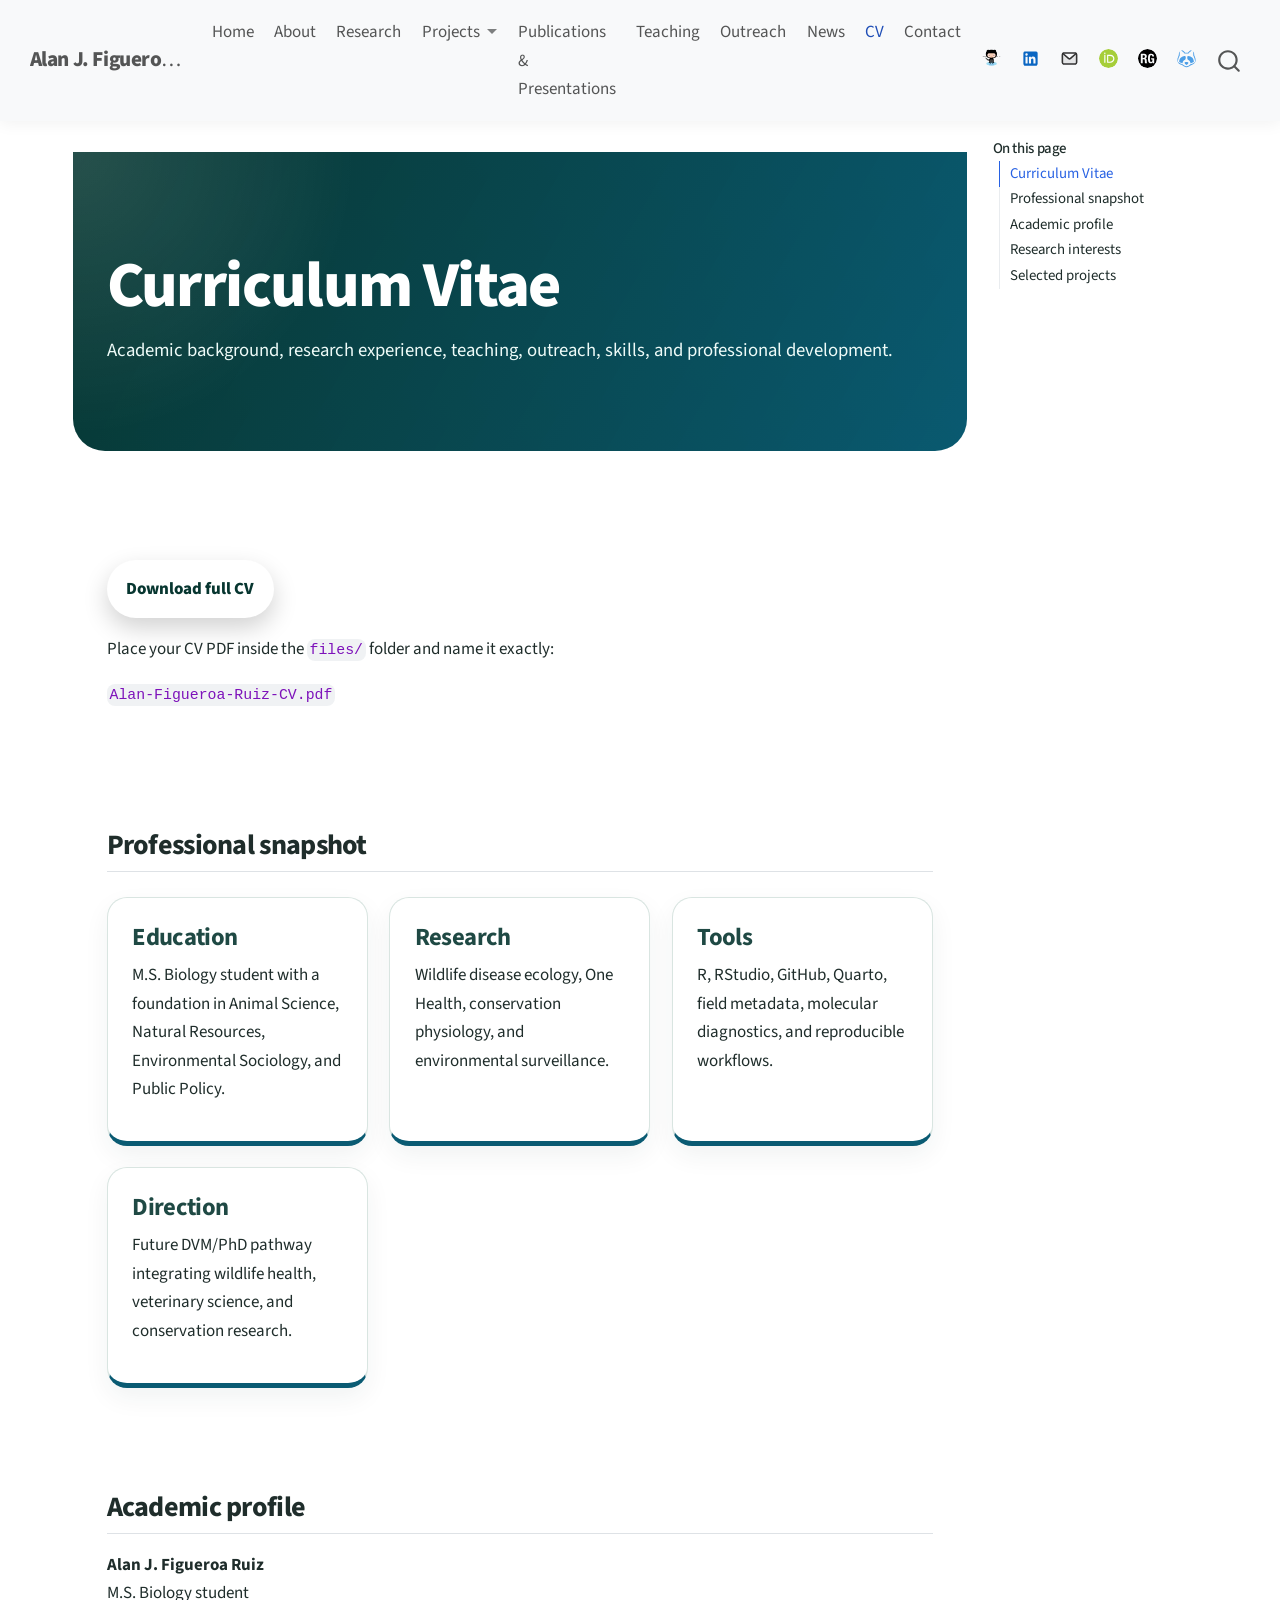
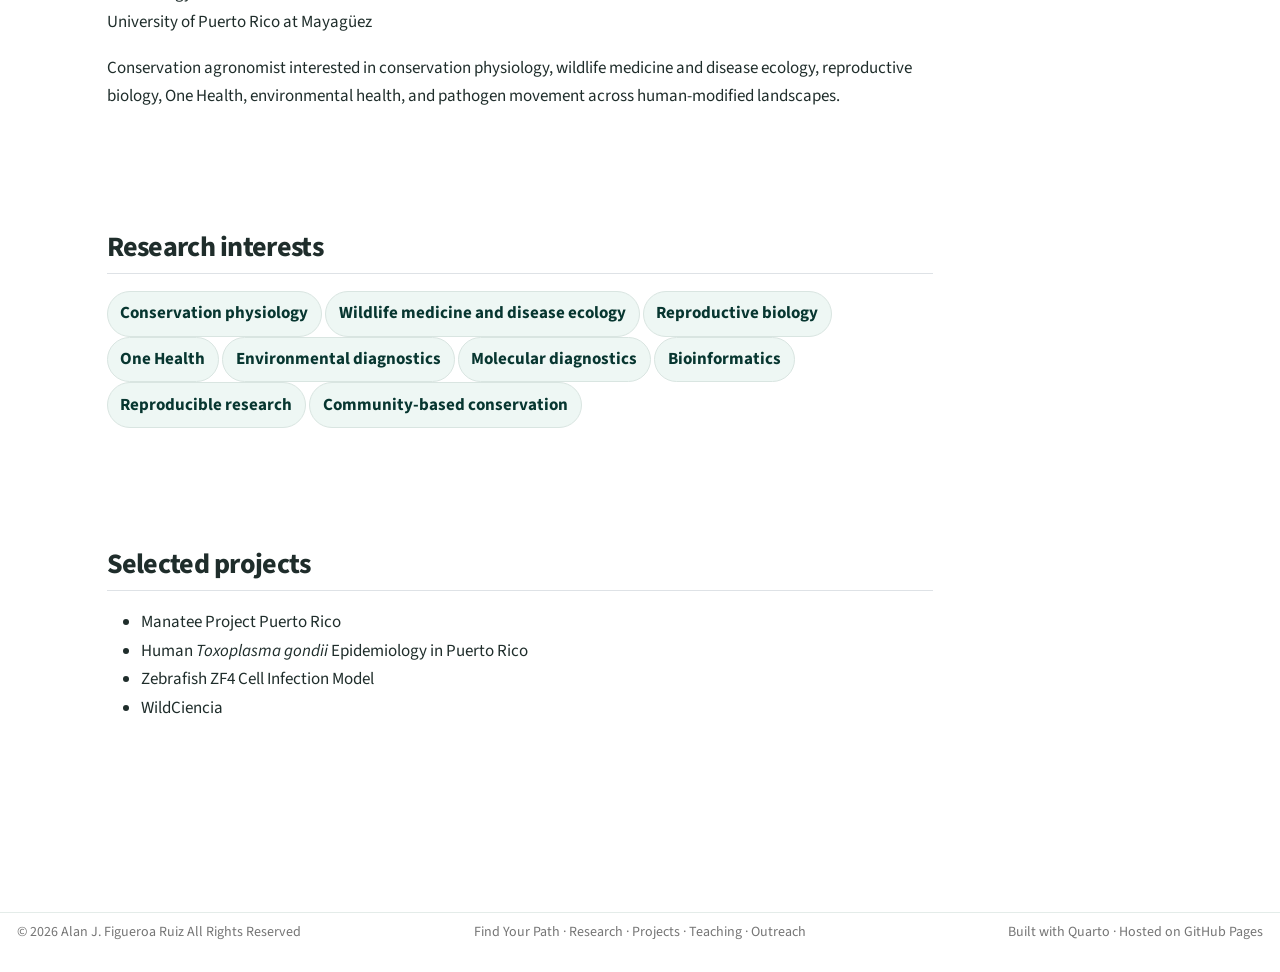
<file: docs/cv.html>
<!DOCTYPE html>
<html xmlns="http://www.w3.org/1999/xhtml" lang="en" xml:lang="en"><head>

<meta charset="utf-8">
<meta name="generator" content="quarto-1.9.38">

<meta name="viewport" content="width=device-width, initial-scale=1.0, user-scalable=yes">


<title>CV | Alan J. Figueroa Ruiz – Alan J. Figueroa Ruiz</title>
<style>
/* Default styles provided by pandoc.
** See https://pandoc.org/MANUAL.html#variables-for-html for config info.
*/
code{white-space: pre-wrap;}
span.smallcaps{font-variant: small-caps;}
div.columns{display: flex; gap: min(4vw, 1.5em);}
div.column{flex: auto; overflow-x: auto;}
div.hanging-indent{margin-left: 1.5em; text-indent: -1.5em;}
ul.task-list{list-style: none;}
ul.task-list li input[type="checkbox"] {
  width: 0.8em;
  margin: 0 0.8em 0.2em -1em; /* quarto-specific, see https://github.com/quarto-dev/quarto-cli/issues/4556 */ 
  vertical-align: middle;
}
</style>


<script src="site_libs/quarto-nav/quarto-nav.js"></script>
<script src="site_libs/quarto-nav/headroom.min.js"></script>
<script src="site_libs/clipboard/clipboard.min.js"></script>
<script src="site_libs/quarto-search/autocomplete.umd.js"></script>
<script src="site_libs/quarto-search/fuse.min.js"></script>
<script src="site_libs/quarto-search/quarto-search.js"></script>
<meta name="quarto:offset" content="./">
<script src="site_libs/quarto-html/quarto.js" type="module"></script>
<script src="site_libs/quarto-html/tabsets/tabsets.js" type="module"></script>
<script src="site_libs/quarto-html/popper.min.js"></script>
<script src="site_libs/quarto-html/tippy.umd.min.js"></script>
<script src="site_libs/quarto-html/anchor.min.js"></script>
<link href="site_libs/quarto-html/tippy.css" rel="stylesheet">
<link href="site_libs/quarto-html/quarto-syntax-highlighting-15634bcf2e68342d4ad2dfa704d543f6.css" rel="stylesheet" id="quarto-text-highlighting-styles">
<script src="site_libs/bootstrap/bootstrap.min.js"></script>
<link href="site_libs/bootstrap/bootstrap-icons.css" rel="stylesheet">
<link href="site_libs/bootstrap/bootstrap-c7ab57aa33037bad7520c6cb9ec7d6ec.min.css" rel="stylesheet" append-hash="true" id="quarto-bootstrap" data-mode="light">
<script id="quarto-search-options" type="application/json">{
  "location": "navbar",
  "copy-button": false,
  "collapse-after": 3,
  "panel-placement": "end",
  "type": "overlay",
  "limit": 50,
  "keyboard-shortcut": [
    "f",
    "/",
    "s"
  ],
  "show-item-context": false,
  "language": {
    "search-no-results-text": "No results",
    "search-matching-documents-text": "matching documents",
    "search-copy-link-title": "Copy link to search",
    "search-hide-matches-text": "Hide additional matches",
    "search-more-match-text": "more match in this document",
    "search-more-matches-text": "more matches in this document",
    "search-clear-button-title": "Clear",
    "search-text-placeholder": "",
    "search-detached-cancel-button-title": "Cancel",
    "search-submit-button-title": "Submit",
    "search-label": "Search"
  }
}</script>
<style>html{ scroll-behavior: smooth; }</style>


<link rel="stylesheet" href="styles.css">
</head>

<body class="nav-fixed quarto-light">

<div id="quarto-search-results"></div>
  <header id="quarto-header" class="headroom fixed-top">
    <nav class="navbar navbar-expand-lg " data-bs-theme="dark">
      <div class="navbar-container container-fluid">
      <div class="navbar-brand-container mx-auto">
    <a class="navbar-brand" href="./index.html">
    <span class="navbar-title">Alan J. Figueroa Ruiz</span>
    </a>
  </div>
            <div id="quarto-search" class="" title="Search"></div>
          <button class="navbar-toggler" type="button" data-bs-toggle="collapse" data-bs-target="#navbarCollapse" aria-controls="navbarCollapse" role="menu" aria-expanded="false" aria-label="Toggle navigation" onclick="if (window.quartoToggleHeadroom) { window.quartoToggleHeadroom(); }">
  <span class="navbar-toggler-icon"></span>
</button>
          <div class="collapse navbar-collapse" id="navbarCollapse">
            <ul class="navbar-nav navbar-nav-scroll me-auto">
  <li class="nav-item">
    <a class="nav-link" href="./index.html"> 
<span class="menu-text">Home</span></a>
  </li>  
  <li class="nav-item">
    <a class="nav-link" href="./about.html"> 
<span class="menu-text">About</span></a>
  </li>  
  <li class="nav-item">
    <a class="nav-link" href="./research.html"> 
<span class="menu-text">Research</span></a>
  </li>  
  <li class="nav-item dropdown ">
    <a class="nav-link dropdown-toggle" href="#" id="nav-menu-projects" role="link" data-bs-toggle="dropdown" aria-expanded="false">
 <span class="menu-text">Projects</span>
    </a>
    <ul class="dropdown-menu" aria-labelledby="nav-menu-projects">    
        <li>
    <a class="dropdown-item" href="./projects.html">
 <span class="dropdown-text">Projects Overview</span></a>
  </li>  
        <li>
    <a class="dropdown-item" href="https://ajfigueroaruiz.github.io/manatee-project-pr/">
 <span class="dropdown-text">The Manatee Project Puerto Rico</span></a>
  </li>  
        <li>
    <a class="dropdown-item" href="https://ajfigueroaruiz.github.io/toxorepi-pr/">
 <span class="dropdown-text">Human T. gondii Epidemiology</span></a>
  </li>  
        <li>
    <a class="dropdown-item" href="https://ajfigueroaruiz.github.io/zf4-toxoplasma-infection/">
 <span class="dropdown-text">ZF4 Cell Infection Model</span></a>
  </li>  
        <li>
    <a class="dropdown-item" href="https://ajfigueroaruiz.github.io/wildciencia/">
 <span class="dropdown-text">WildCiencia</span></a>
  </li>  
    </ul>
  </li>
  <li class="nav-item">
    <a class="nav-link" href="./publications.html"> 
<span class="menu-text">Publications &amp; Presentations</span></a>
  </li>  
  <li class="nav-item">
    <a class="nav-link" href="./teaching.html"> 
<span class="menu-text">Teaching</span></a>
  </li>  
  <li class="nav-item">
    <a class="nav-link" href="./outreach.html"> 
<span class="menu-text">Outreach</span></a>
  </li>  
  <li class="nav-item">
    <a class="nav-link" href="./news.html"> 
<span class="menu-text">News</span></a>
  </li>  
  <li class="nav-item">
    <a class="nav-link active" href="./cv.html" aria-current="page"> 
<span class="menu-text">CV</span></a>
  </li>  
  <li class="nav-item">
    <a class="nav-link" href="./contact.html"> 
<span class="menu-text">Contact</span></a>
  </li>  
</ul>
            <ul class="navbar-nav navbar-nav-scroll ms-auto">
  <li class="nav-item">
    <a class="nav-link" href="https://github.com/ajfigueroaruiz"> 
<span class="menu-text"><img src="images/icons/github.svg" class="navbar-icon" alt="GitHub"></span></a>
  </li>  
  <li class="nav-item">
    <a class="nav-link" href="https://www.linkedin.com/in/alfiru"> 
<span class="menu-text"><img src="images/icons/linkedin.svg" class="navbar-icon" alt="LinkedIn"></span></a>
  </li>  
  <li class="nav-item">
    <a class="nav-link" href="mailto:alan.figueroa@upr.edu"> 
<span class="menu-text"><img src="images/icons/mail.svg" class="navbar-icon" alt="E-Mail"></span></a>
  </li>  
  <li class="nav-item">
    <a class="nav-link" href="https://orcid.org/0009-0000-0484-3257"> 
<span class="menu-text"><img src="images/icons/orcid.svg" class="navbar-icon" alt="ORCID"></span></a>
  </li>  
  <li class="nav-item">
    <a class="nav-link" href="https://www.researchgate.net/profile/Alan-Figueroa-Ruiz"> 
<span class="menu-text"><img src="images/icons/researchgate.svg" class="navbar-icon" alt="ResearchGate"></span></a>
  </li>  
  <li class="nav-item">
    <a class="nav-link" href="https://www.protocols.io/researchers/alfiru"> 
<span class="menu-text"><img src="images/icons/protocolsio.svg" class="navbar-icon" alt="protocols.io"></span></a>
  </li>  
</ul>
          </div> <!-- /navcollapse -->
            <div class="quarto-navbar-tools">
</div>
      </div> <!-- /container-fluid -->
    </nav>
</header>
<!-- content -->
<div id="quarto-content" class="quarto-container page-columns page-rows-contents page-layout-full page-navbar">
<!-- sidebar -->
<!-- margin-sidebar -->
    <div id="quarto-margin-sidebar" class="sidebar margin-sidebar">
        <nav id="TOC" role="doc-toc" class="toc-active">
    <h2 id="toc-title">On this page</h2>
   
  <ul>
  <li><a href="#curriculum-vitae" id="toc-curriculum-vitae" class="nav-link active" data-scroll-target="#curriculum-vitae">Curriculum Vitae</a></li>
  <li><a href="#professional-snapshot" id="toc-professional-snapshot" class="nav-link" data-scroll-target="#professional-snapshot">Professional snapshot</a></li>
  <li><a href="#academic-profile" id="toc-academic-profile" class="nav-link" data-scroll-target="#academic-profile">Academic profile</a></li>
  <li><a href="#research-interests" id="toc-research-interests" class="nav-link" data-scroll-target="#research-interests">Research interests</a></li>
  <li><a href="#selected-projects" id="toc-selected-projects" class="nav-link" data-scroll-target="#selected-projects">Selected projects</a></li>
  </ul>
</nav>
    </div>
<!-- main -->
<main class="content column-page-left" id="quarto-document-content"><header id="title-block-header" class="quarto-title-block"></header>




<section id="curriculum-vitae" class="level1 page-hero">
<h1>Curriculum Vitae</h1>
<p>Academic background, research experience, teaching, outreach, skills, and professional development.</p>
</section>
<div class="section-block">
<div class="cv-download">
<p><a href="files/Alan-Figueroa-Ruiz-CV.pdf" class="button-primary">Download full CV</a></p>
</div>
<p>Place your CV PDF inside the <code>files/</code> folder and name it exactly:</p>
<p><code>Alan-Figueroa-Ruiz-CV.pdf</code></p>
</div>
<section id="professional-snapshot" class="level2 section-block">
<h2 class="anchored" data-anchor-id="professional-snapshot">Professional snapshot</h2>
<div class="gateway-grid">
<section id="education" class="level3 gateway-card">
<h3 class="anchored" data-anchor-id="education">Education</h3>
<p>M.S. Biology student with a foundation in Animal Science, Natural Resources, Environmental Sociology, and Public Policy.</p>
</section>
<section id="research" class="level3 gateway-card">
<h3 class="anchored" data-anchor-id="research">Research</h3>
<p>Wildlife disease ecology, One Health, conservation physiology, and environmental surveillance.</p>
</section>
<section id="tools" class="level3 gateway-card">
<h3 class="anchored" data-anchor-id="tools">Tools</h3>
<p>R, RStudio, GitHub, Quarto, field metadata, molecular diagnostics, and reproducible workflows.</p>
</section>
<section id="direction" class="level3 gateway-card">
<h3 class="anchored" data-anchor-id="direction">Direction</h3>
<p>Future DVM/PhD pathway integrating wildlife health, veterinary science, and conservation research.</p>
</section>
</div>
</section>
<section id="academic-profile" class="level2 section-block">
<h2 class="anchored" data-anchor-id="academic-profile">Academic profile</h2>
<p><strong>Alan J. Figueroa Ruiz</strong><br>
M.S. Biology student<br>
University of Puerto Rico at Mayagüez</p>
<p>Conservation agronomist interested in conservation physiology, wildlife medicine and disease ecology, reproductive biology, One Health, environmental health, and pathogen movement across human-modified landscapes.</p>
</section>
<section id="research-interests" class="level2 section-block">
<h2 class="anchored" data-anchor-id="research-interests">Research interests</h2>
<div class="tag-list">
<p><span>Conservation physiology</span> <span>Wildlife medicine and disease ecology</span> <span>Reproductive biology</span> <span>One Health</span> <span>Environmental diagnostics</span> <span>Molecular diagnostics</span> <span>Bioinformatics</span> <span>Reproducible research</span> <span>Community-based conservation</span></p>
</div>
</section>
<section id="selected-projects" class="level2 section-block">
<h2 class="anchored" data-anchor-id="selected-projects">Selected projects</h2>
<ul>
<li>Manatee Project Puerto Rico</li>
<li>Human <em>Toxoplasma gondii</em> Epidemiology in Puerto Rico</li>
<li>Zebrafish ZF4 Cell Infection Model</li>
<li>WildCiencia</li>
</ul>
</section>



</main> <!-- /main -->
<script id="quarto-html-after-body" type="application/javascript">
  window.document.addEventListener("DOMContentLoaded", function (event) {
    const icon = "";
    const anchorJS = new window.AnchorJS();
    anchorJS.options = {
      placement: 'right',
      icon: icon
    };
    anchorJS.add('.anchored');
    const isCodeAnnotation = (el) => {
      for (const clz of el.classList) {
        if (clz.startsWith('code-annotation-')) {                     
          return true;
        }
      }
      return false;
    }
    const onCopySuccess = function(e) {
      // button target
      const button = e.trigger;
      // don't keep focus
      button.blur();
      // flash "checked"
      button.classList.add('code-copy-button-checked');
      var currentTitle = button.getAttribute("title");
      button.setAttribute("title", "Copied!");
      let tooltip;
      if (window.bootstrap) {
        button.setAttribute("data-bs-toggle", "tooltip");
        button.setAttribute("data-bs-placement", "left");
        button.setAttribute("data-bs-title", "Copied!");
        tooltip = new bootstrap.Tooltip(button, 
          { trigger: "manual", 
            customClass: "code-copy-button-tooltip",
            offset: [0, -8]});
        tooltip.show();    
      }
      setTimeout(function() {
        if (tooltip) {
          tooltip.hide();
          button.removeAttribute("data-bs-title");
          button.removeAttribute("data-bs-toggle");
          button.removeAttribute("data-bs-placement");
        }
        button.setAttribute("title", currentTitle);
        button.classList.remove('code-copy-button-checked');
      }, 1000);
      // clear code selection
      e.clearSelection();
    }
    const getTextToCopy = function(trigger) {
      const outerScaffold = trigger.parentElement.cloneNode(true);
      const codeEl = outerScaffold.querySelector('code');
      for (const childEl of codeEl.children) {
        if (isCodeAnnotation(childEl)) {
          childEl.remove();
        }
      }
      return codeEl.innerText;
    }
    const clipboard = new window.ClipboardJS('.code-copy-button:not([data-in-quarto-modal])', {
      text: getTextToCopy
    });
    clipboard.on('success', onCopySuccess);
    if (window.document.getElementById('quarto-embedded-source-code-modal')) {
      const clipboardModal = new window.ClipboardJS('.code-copy-button[data-in-quarto-modal]', {
        text: getTextToCopy,
        container: window.document.getElementById('quarto-embedded-source-code-modal')
      });
      clipboardModal.on('success', onCopySuccess);
    }
      var localhostRegex = new RegExp(/^(?:http|https):\/\/localhost\:?[0-9]*\//);
      var mailtoRegex = new RegExp(/^mailto:/);
        var filterRegex = new RegExp("https:\/\/ajfigueroaruiz\.github\.io");
      var isInternal = (href) => {
          return filterRegex.test(href) || localhostRegex.test(href) || mailtoRegex.test(href);
      }
      // Inspect non-navigation links and adorn them if external
     var links = window.document.querySelectorAll('a[href]:not(.nav-link):not(.navbar-brand):not(.toc-action):not(.sidebar-link):not(.sidebar-item-toggle):not(.pagination-link):not(.no-external):not([aria-hidden]):not(.dropdown-item):not(.quarto-navigation-tool):not(.about-link)');
      for (var i=0; i<links.length; i++) {
        const link = links[i];
        if (!isInternal(link.href)) {
          // undo the damage that might have been done by quarto-nav.js in the case of
          // links that we want to consider external
          if (link.dataset.originalHref !== undefined) {
            link.href = link.dataset.originalHref;
          }
            // target, if specified
            link.setAttribute("target", "_blank");
            if (link.getAttribute("rel") === null) {
              link.setAttribute("rel", "noopener");
            }
        }
      }
    function tippyHover(el, contentFn, onTriggerFn, onUntriggerFn) {
      const config = {
        allowHTML: true,
        maxWidth: 500,
        delay: 100,
        arrow: false,
        appendTo: function(el) {
            return el.parentElement;
        },
        interactive: true,
        interactiveBorder: 10,
        theme: 'quarto',
        placement: 'bottom-start',
      };
      if (contentFn) {
        config.content = contentFn;
      }
      if (onTriggerFn) {
        config.onTrigger = onTriggerFn;
      }
      if (onUntriggerFn) {
        config.onUntrigger = onUntriggerFn;
      }
      window.tippy(el, config); 
    }
    const noterefs = window.document.querySelectorAll('a[role="doc-noteref"]');
    for (var i=0; i<noterefs.length; i++) {
      const ref = noterefs[i];
      tippyHover(ref, function() {
        // use id or data attribute instead here
        let href = ref.getAttribute('data-footnote-href') || ref.getAttribute('href');
        try { href = new URL(href).hash; } catch {}
        const id = href.replace(/^#\/?/, "");
        const note = window.document.getElementById(id);
        if (note) {
          return note.innerHTML;
        } else {
          return "";
        }
      });
    }
    const xrefs = window.document.querySelectorAll('a.quarto-xref');
    const processXRef = (id, note) => {
      // Strip column container classes
      const stripColumnClz = (el) => {
        el.classList.remove("page-full", "page-columns");
        if (el.children) {
          for (const child of el.children) {
            stripColumnClz(child);
          }
        }
      }
      stripColumnClz(note)
      if (id === null || id.startsWith('sec-')) {
        // Special case sections, only their first couple elements
        const container = document.createElement("div");
        if (note.children && note.children.length > 2) {
          container.appendChild(note.children[0].cloneNode(true));
          for (let i = 1; i < note.children.length; i++) {
            const child = note.children[i];
            if (child.tagName === "P" && child.innerText === "") {
              continue;
            } else {
              container.appendChild(child.cloneNode(true));
              break;
            }
          }
          if (window.Quarto?.typesetMath) {
            window.Quarto.typesetMath(container);
          }
          return container.innerHTML
        } else {
          if (window.Quarto?.typesetMath) {
            window.Quarto.typesetMath(note);
          }
          return note.innerHTML;
        }
      } else {
        // Remove any anchor links if they are present
        const anchorLink = note.querySelector('a.anchorjs-link');
        if (anchorLink) {
          anchorLink.remove();
        }
        if (window.Quarto?.typesetMath) {
          window.Quarto.typesetMath(note);
        }
        if (note.classList.contains("callout")) {
          return note.outerHTML;
        } else {
          return note.innerHTML;
        }
      }
    }
    for (var i=0; i<xrefs.length; i++) {
      const xref = xrefs[i];
      tippyHover(xref, undefined, function(instance) {
        instance.disable();
        let url = xref.getAttribute('href');
        let hash = undefined; 
        if (url.startsWith('#')) {
          hash = url;
        } else {
          try { hash = new URL(url).hash; } catch {}
        }
        if (hash) {
          const id = hash.replace(/^#\/?/, "");
          const note = window.document.getElementById(id);
          if (note !== null) {
            try {
              const html = processXRef(id, note.cloneNode(true));
              instance.setContent(html);
            } finally {
              instance.enable();
              instance.show();
            }
          } else {
            // See if we can fetch this
            fetch(url.split('#')[0])
            .then(res => res.text())
            .then(html => {
              const parser = new DOMParser();
              const htmlDoc = parser.parseFromString(html, "text/html");
              const note = htmlDoc.getElementById(id);
              if (note !== null) {
                const html = processXRef(id, note);
                instance.setContent(html);
              } 
            }).finally(() => {
              instance.enable();
              instance.show();
            });
          }
        } else {
          // See if we can fetch a full url (with no hash to target)
          // This is a special case and we should probably do some content thinning / targeting
          fetch(url)
          .then(res => res.text())
          .then(html => {
            const parser = new DOMParser();
            const htmlDoc = parser.parseFromString(html, "text/html");
            const note = htmlDoc.querySelector('main.content');
            if (note !== null) {
              // This should only happen for chapter cross references
              // (since there is no id in the URL)
              // remove the first header
              if (note.children.length > 0 && note.children[0].tagName === "HEADER") {
                note.children[0].remove();
              }
              const html = processXRef(null, note);
              instance.setContent(html);
            } 
          }).finally(() => {
            instance.enable();
            instance.show();
          });
        }
      }, function(instance) {
      });
    }
        let selectedAnnoteEl;
        const selectorForAnnotation = ( cell, annotation) => {
          let cellAttr = 'data-code-cell="' + cell + '"';
          let lineAttr = 'data-code-annotation="' +  annotation + '"';
          const selector = 'span[' + cellAttr + '][' + lineAttr + ']';
          return selector;
        }
        const selectCodeLines = (annoteEl) => {
          const doc = window.document;
          const targetCell = annoteEl.getAttribute("data-target-cell");
          const targetAnnotation = annoteEl.getAttribute("data-target-annotation");
          const annoteSpan = window.document.querySelector(selectorForAnnotation(targetCell, targetAnnotation));
          const lines = annoteSpan.getAttribute("data-code-lines").split(",");
          const lineIds = lines.map((line) => {
            return targetCell + "-" + line;
          })
          let top = null;
          let height = null;
          let parent = null;
          if (lineIds.length > 0) {
              //compute the position of the single el (top and bottom and make a div)
              const el = window.document.getElementById(lineIds[0]);
              top = el.offsetTop;
              height = el.offsetHeight;
              parent = el.parentElement.parentElement;
            if (lineIds.length > 1) {
              const lastEl = window.document.getElementById(lineIds[lineIds.length - 1]);
              const bottom = lastEl.offsetTop + lastEl.offsetHeight;
              height = bottom - top;
            }
            if (top !== null && height !== null && parent !== null) {
              // cook up a div (if necessary) and position it 
              let div = window.document.getElementById("code-annotation-line-highlight");
              if (div === null) {
                div = window.document.createElement("div");
                div.setAttribute("id", "code-annotation-line-highlight");
                div.style.position = 'absolute';
                parent.appendChild(div);
              }
              div.style.top = top - 2 + "px";
              div.style.height = height + 4 + "px";
              div.style.left = 0;
              let gutterDiv = window.document.getElementById("code-annotation-line-highlight-gutter");
              if (gutterDiv === null) {
                gutterDiv = window.document.createElement("div");
                gutterDiv.setAttribute("id", "code-annotation-line-highlight-gutter");
                gutterDiv.style.position = 'absolute';
                const codeCell = window.document.getElementById(targetCell);
                const gutter = codeCell.querySelector('.code-annotation-gutter');
                gutter.appendChild(gutterDiv);
              }
              gutterDiv.style.top = top - 2 + "px";
              gutterDiv.style.height = height + 4 + "px";
            }
            selectedAnnoteEl = annoteEl;
          }
        };
        const unselectCodeLines = () => {
          const elementsIds = ["code-annotation-line-highlight", "code-annotation-line-highlight-gutter"];
          elementsIds.forEach((elId) => {
            const div = window.document.getElementById(elId);
            if (div) {
              div.remove();
            }
          });
          selectedAnnoteEl = undefined;
        };
          // Handle positioning of the toggle
      window.addEventListener(
        "resize",
        throttle(() => {
          elRect = undefined;
          if (selectedAnnoteEl) {
            selectCodeLines(selectedAnnoteEl);
          }
        }, 10)
      );
      function throttle(fn, ms) {
      let throttle = false;
      let timer;
        return (...args) => {
          if(!throttle) { // first call gets through
              fn.apply(this, args);
              throttle = true;
          } else { // all the others get throttled
              if(timer) clearTimeout(timer); // cancel #2
              timer = setTimeout(() => {
                fn.apply(this, args);
                timer = throttle = false;
              }, ms);
          }
        };
      }
        // Attach click handler to the DT
        const annoteDls = window.document.querySelectorAll('dt[data-target-cell]');
        for (const annoteDlNode of annoteDls) {
          annoteDlNode.addEventListener('click', (event) => {
            const clickedEl = event.target;
            if (clickedEl !== selectedAnnoteEl) {
              unselectCodeLines();
              const activeEl = window.document.querySelector('dt[data-target-cell].code-annotation-active');
              if (activeEl) {
                activeEl.classList.remove('code-annotation-active');
              }
              selectCodeLines(clickedEl);
              clickedEl.classList.add('code-annotation-active');
            } else {
              // Unselect the line
              unselectCodeLines();
              clickedEl.classList.remove('code-annotation-active');
            }
          });
        }
    const findCites = (el) => {
      const parentEl = el.parentElement;
      if (parentEl) {
        const cites = parentEl.dataset.cites;
        if (cites) {
          return {
            el,
            cites: cites.split(' ')
          };
        } else {
          return findCites(el.parentElement)
        }
      } else {
        return undefined;
      }
    };
    var bibliorefs = window.document.querySelectorAll('a[role="doc-biblioref"]');
    for (var i=0; i<bibliorefs.length; i++) {
      const ref = bibliorefs[i];
      const citeInfo = findCites(ref);
      if (citeInfo) {
        tippyHover(citeInfo.el, function() {
          var popup = window.document.createElement('div');
          citeInfo.cites.forEach(function(cite) {
            var citeDiv = window.document.createElement('div');
            citeDiv.classList.add('hanging-indent');
            citeDiv.classList.add('csl-entry');
            var biblioDiv = window.document.getElementById('ref-' + cite);
            if (biblioDiv) {
              citeDiv.innerHTML = biblioDiv.innerHTML;
            }
            popup.appendChild(citeDiv);
          });
          return popup.innerHTML;
        });
      }
    }
  });
  </script>
</div> <!-- /content -->
<footer class="footer">
  <div class="nav-footer">
    <div class="nav-footer-left">
<p>© 2026 Alan J. Figueroa Ruiz All Rights Reserved</p>
</div>   
    <div class="nav-footer-center">
<p>Find Your Path · Research · Projects · Teaching · Outreach</p>
</div>
    <div class="nav-footer-right">
<p>Built with Quarto · Hosted on GitHub Pages</p>
</div>
  </div>
</footer>




<script src="site_libs/quarto-html/zenscroll-min.js"></script>
</body></html>
</file>
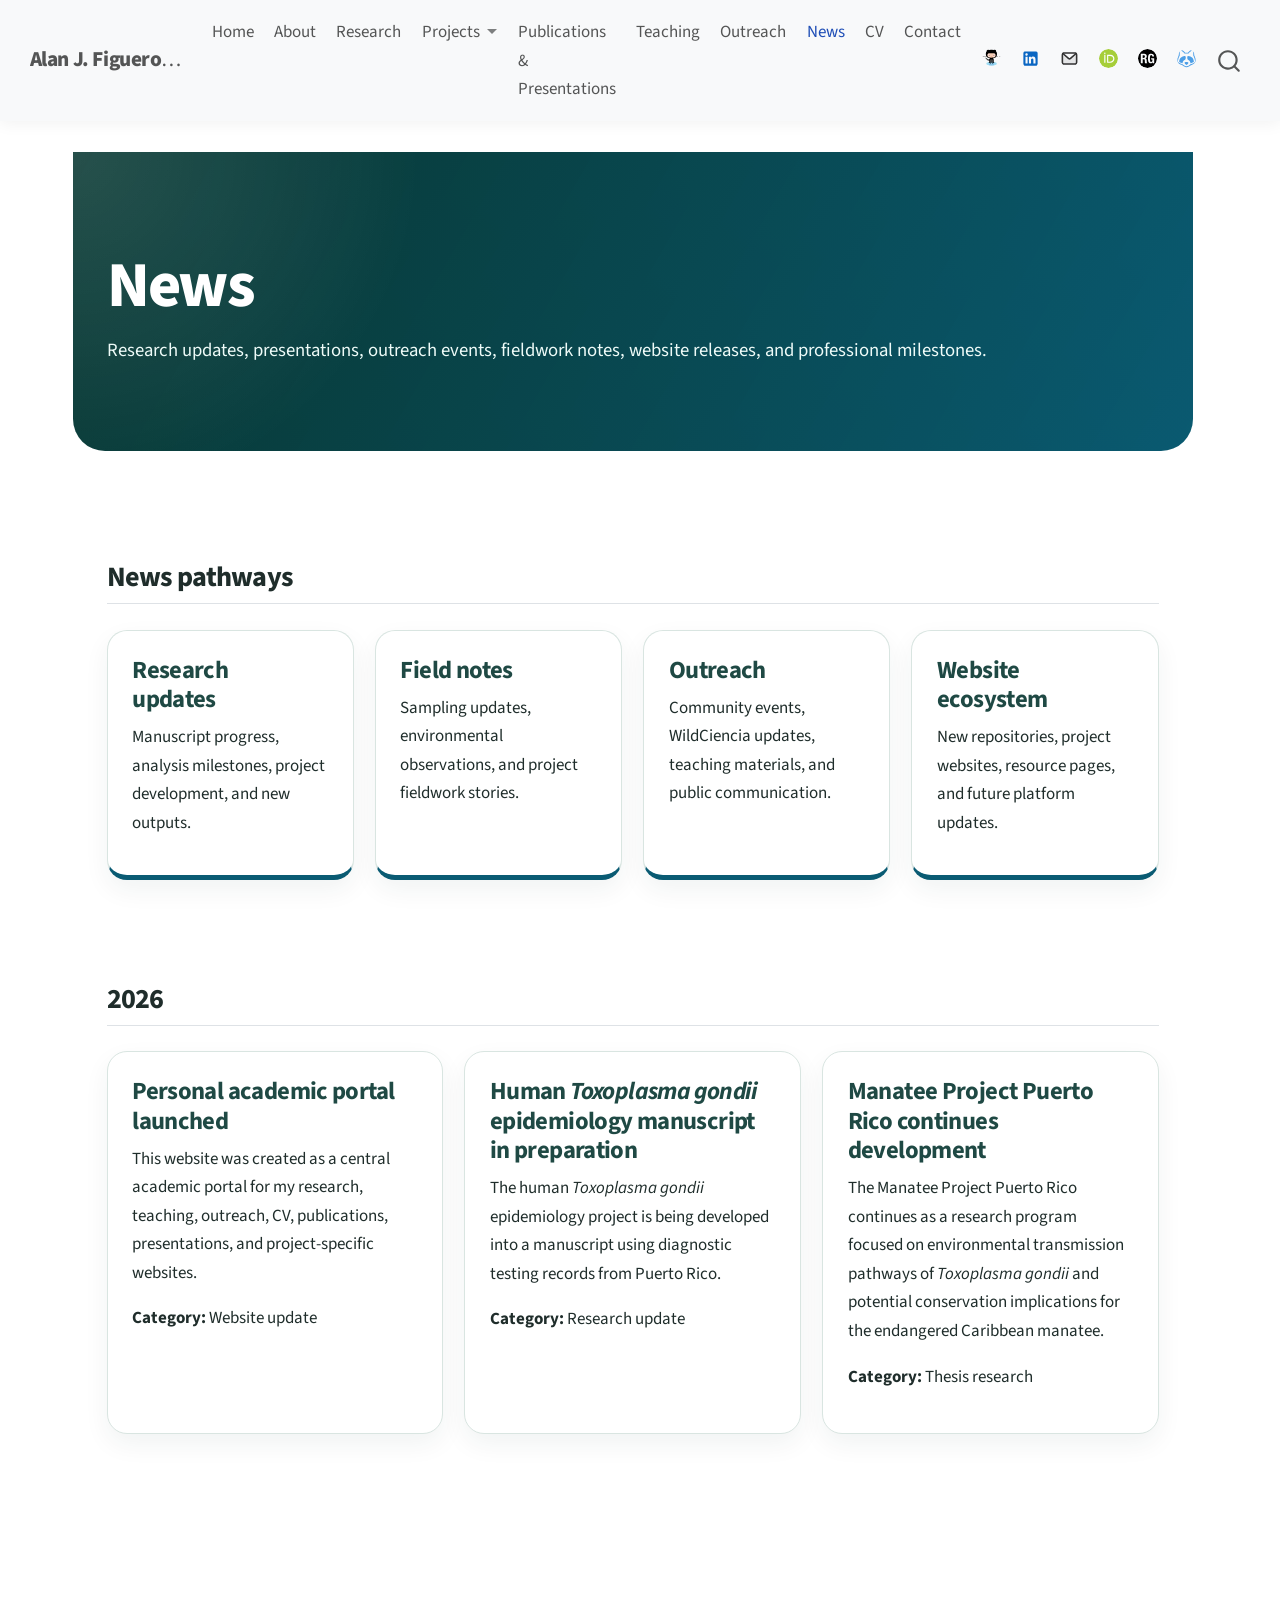
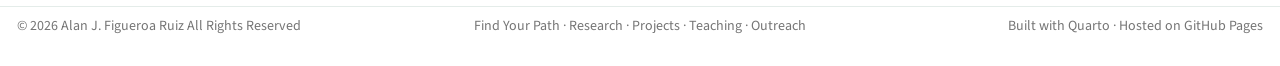
<file: docs/news.html>
<!DOCTYPE html>
<html xmlns="http://www.w3.org/1999/xhtml" lang="en" xml:lang="en"><head>

<meta charset="utf-8">
<meta name="generator" content="quarto-1.9.38">

<meta name="viewport" content="width=device-width, initial-scale=1.0, user-scalable=yes">


<title>News | Alan J. Figueroa Ruiz – Alan J. Figueroa Ruiz</title>
<style>
/* Default styles provided by pandoc.
** See https://pandoc.org/MANUAL.html#variables-for-html for config info.
*/
code{white-space: pre-wrap;}
span.smallcaps{font-variant: small-caps;}
div.columns{display: flex; gap: min(4vw, 1.5em);}
div.column{flex: auto; overflow-x: auto;}
div.hanging-indent{margin-left: 1.5em; text-indent: -1.5em;}
ul.task-list{list-style: none;}
ul.task-list li input[type="checkbox"] {
  width: 0.8em;
  margin: 0 0.8em 0.2em -1em; /* quarto-specific, see https://github.com/quarto-dev/quarto-cli/issues/4556 */ 
  vertical-align: middle;
}
</style>


<script src="site_libs/quarto-nav/quarto-nav.js"></script>
<script src="site_libs/quarto-nav/headroom.min.js"></script>
<script src="site_libs/clipboard/clipboard.min.js"></script>
<script src="site_libs/quarto-search/autocomplete.umd.js"></script>
<script src="site_libs/quarto-search/fuse.min.js"></script>
<script src="site_libs/quarto-search/quarto-search.js"></script>
<meta name="quarto:offset" content="./">
<script src="site_libs/quarto-html/quarto.js" type="module"></script>
<script src="site_libs/quarto-html/tabsets/tabsets.js" type="module"></script>
<script src="site_libs/quarto-html/popper.min.js"></script>
<script src="site_libs/quarto-html/tippy.umd.min.js"></script>
<script src="site_libs/quarto-html/anchor.min.js"></script>
<link href="site_libs/quarto-html/tippy.css" rel="stylesheet">
<link href="site_libs/quarto-html/quarto-syntax-highlighting-15634bcf2e68342d4ad2dfa704d543f6.css" rel="stylesheet" id="quarto-text-highlighting-styles">
<script src="site_libs/bootstrap/bootstrap.min.js"></script>
<link href="site_libs/bootstrap/bootstrap-icons.css" rel="stylesheet">
<link href="site_libs/bootstrap/bootstrap-c7ab57aa33037bad7520c6cb9ec7d6ec.min.css" rel="stylesheet" append-hash="true" id="quarto-bootstrap" data-mode="light">
<script id="quarto-search-options" type="application/json">{
  "location": "navbar",
  "copy-button": false,
  "collapse-after": 3,
  "panel-placement": "end",
  "type": "overlay",
  "limit": 50,
  "keyboard-shortcut": [
    "f",
    "/",
    "s"
  ],
  "show-item-context": false,
  "language": {
    "search-no-results-text": "No results",
    "search-matching-documents-text": "matching documents",
    "search-copy-link-title": "Copy link to search",
    "search-hide-matches-text": "Hide additional matches",
    "search-more-match-text": "more match in this document",
    "search-more-matches-text": "more matches in this document",
    "search-clear-button-title": "Clear",
    "search-text-placeholder": "",
    "search-detached-cancel-button-title": "Cancel",
    "search-submit-button-title": "Submit",
    "search-label": "Search"
  }
}</script>
<style>html{ scroll-behavior: smooth; }</style>


<link rel="stylesheet" href="styles.css">
</head>

<body class="nav-fixed quarto-light">

<div id="quarto-search-results"></div>
  <header id="quarto-header" class="headroom fixed-top">
    <nav class="navbar navbar-expand-lg " data-bs-theme="dark">
      <div class="navbar-container container-fluid">
      <div class="navbar-brand-container mx-auto">
    <a class="navbar-brand" href="./index.html">
    <span class="navbar-title">Alan J. Figueroa Ruiz</span>
    </a>
  </div>
            <div id="quarto-search" class="" title="Search"></div>
          <button class="navbar-toggler" type="button" data-bs-toggle="collapse" data-bs-target="#navbarCollapse" aria-controls="navbarCollapse" role="menu" aria-expanded="false" aria-label="Toggle navigation" onclick="if (window.quartoToggleHeadroom) { window.quartoToggleHeadroom(); }">
  <span class="navbar-toggler-icon"></span>
</button>
          <div class="collapse navbar-collapse" id="navbarCollapse">
            <ul class="navbar-nav navbar-nav-scroll me-auto">
  <li class="nav-item">
    <a class="nav-link" href="./index.html"> 
<span class="menu-text">Home</span></a>
  </li>  
  <li class="nav-item">
    <a class="nav-link" href="./about.html"> 
<span class="menu-text">About</span></a>
  </li>  
  <li class="nav-item">
    <a class="nav-link" href="./research.html"> 
<span class="menu-text">Research</span></a>
  </li>  
  <li class="nav-item dropdown ">
    <a class="nav-link dropdown-toggle" href="#" id="nav-menu-projects" role="link" data-bs-toggle="dropdown" aria-expanded="false">
 <span class="menu-text">Projects</span>
    </a>
    <ul class="dropdown-menu" aria-labelledby="nav-menu-projects">    
        <li>
    <a class="dropdown-item" href="./projects.html">
 <span class="dropdown-text">Projects Overview</span></a>
  </li>  
        <li>
    <a class="dropdown-item" href="https://ajfigueroaruiz.github.io/manatee-project-pr/">
 <span class="dropdown-text">The Manatee Project Puerto Rico</span></a>
  </li>  
        <li>
    <a class="dropdown-item" href="https://ajfigueroaruiz.github.io/toxorepi-pr/">
 <span class="dropdown-text">Human T. gondii Epidemiology</span></a>
  </li>  
        <li>
    <a class="dropdown-item" href="https://ajfigueroaruiz.github.io/zf4-toxoplasma-infection/">
 <span class="dropdown-text">ZF4 Cell Infection Model</span></a>
  </li>  
        <li>
    <a class="dropdown-item" href="https://ajfigueroaruiz.github.io/wildciencia/">
 <span class="dropdown-text">WildCiencia</span></a>
  </li>  
    </ul>
  </li>
  <li class="nav-item">
    <a class="nav-link" href="./publications.html"> 
<span class="menu-text">Publications &amp; Presentations</span></a>
  </li>  
  <li class="nav-item">
    <a class="nav-link" href="./teaching.html"> 
<span class="menu-text">Teaching</span></a>
  </li>  
  <li class="nav-item">
    <a class="nav-link" href="./outreach.html"> 
<span class="menu-text">Outreach</span></a>
  </li>  
  <li class="nav-item">
    <a class="nav-link active" href="./news.html" aria-current="page"> 
<span class="menu-text">News</span></a>
  </li>  
  <li class="nav-item">
    <a class="nav-link" href="./cv.html"> 
<span class="menu-text">CV</span></a>
  </li>  
  <li class="nav-item">
    <a class="nav-link" href="./contact.html"> 
<span class="menu-text">Contact</span></a>
  </li>  
</ul>
            <ul class="navbar-nav navbar-nav-scroll ms-auto">
  <li class="nav-item">
    <a class="nav-link" href="https://github.com/ajfigueroaruiz"> 
<span class="menu-text"><img src="images/icons/github.svg" class="navbar-icon" alt="GitHub"></span></a>
  </li>  
  <li class="nav-item">
    <a class="nav-link" href="https://www.linkedin.com/in/alfiru"> 
<span class="menu-text"><img src="images/icons/linkedin.svg" class="navbar-icon" alt="LinkedIn"></span></a>
  </li>  
  <li class="nav-item">
    <a class="nav-link" href="mailto:alan.figueroa@upr.edu"> 
<span class="menu-text"><img src="images/icons/mail.svg" class="navbar-icon" alt="E-Mail"></span></a>
  </li>  
  <li class="nav-item">
    <a class="nav-link" href="https://orcid.org/0009-0000-0484-3257"> 
<span class="menu-text"><img src="images/icons/orcid.svg" class="navbar-icon" alt="ORCID"></span></a>
  </li>  
  <li class="nav-item">
    <a class="nav-link" href="https://www.researchgate.net/profile/Alan-Figueroa-Ruiz"> 
<span class="menu-text"><img src="images/icons/researchgate.svg" class="navbar-icon" alt="ResearchGate"></span></a>
  </li>  
  <li class="nav-item">
    <a class="nav-link" href="https://www.protocols.io/researchers/alfiru"> 
<span class="menu-text"><img src="images/icons/protocolsio.svg" class="navbar-icon" alt="protocols.io"></span></a>
  </li>  
</ul>
          </div> <!-- /navcollapse -->
            <div class="quarto-navbar-tools">
</div>
      </div> <!-- /container-fluid -->
    </nav>
</header>
<!-- content -->
<div id="quarto-content" class="quarto-container page-columns page-rows-contents page-layout-full page-navbar">
<!-- sidebar -->
<!-- margin-sidebar -->
    
<!-- main -->
<main class="content column-page" id="quarto-document-content"><header id="title-block-header" class="quarto-title-block"></header>




<section id="news" class="level1 page-hero">
<h1>News</h1>
<p>Research updates, presentations, outreach events, fieldwork notes, website releases, and professional milestones.</p>
</section>
<section id="news-pathways" class="level2 section-block">
<h2 class="anchored" data-anchor-id="news-pathways">News pathways</h2>
<div class="gateway-grid">
<section id="research-updates" class="level3 gateway-card">
<h3 class="anchored" data-anchor-id="research-updates">Research updates</h3>
<p>Manuscript progress, analysis milestones, project development, and new outputs.</p>
</section>
<section id="field-notes" class="level3 gateway-card">
<h3 class="anchored" data-anchor-id="field-notes">Field notes</h3>
<p>Sampling updates, environmental observations, and project fieldwork stories.</p>
</section>
<section id="outreach" class="level3 gateway-card">
<h3 class="anchored" data-anchor-id="outreach">Outreach</h3>
<p>Community events, WildCiencia updates, teaching materials, and public communication.</p>
</section>
<section id="website-ecosystem" class="level3 gateway-card">
<h3 class="anchored" data-anchor-id="website-ecosystem">Website ecosystem</h3>
<p>New repositories, project websites, resource pages, and future platform updates.</p>
</section>
</div>
</section>
<section id="section" class="level2 section-block">
<h2 class="anchored" data-anchor-id="section">2026</h2>
<div class="news-grid">
<section id="personal-academic-portal-launched" class="level3 news-card">
<h3 class="anchored" data-anchor-id="personal-academic-portal-launched">Personal academic portal launched</h3>
<p>This website was created as a central academic portal for my research, teaching, outreach, CV, publications, presentations, and project-specific websites.</p>
<p><strong>Category:</strong> Website update</p>
</section>
<section id="human-toxoplasma-gondii-epidemiology-manuscript-in-preparation" class="level3 news-card">
<h3 class="anchored" data-anchor-id="human-toxoplasma-gondii-epidemiology-manuscript-in-preparation">Human <em>Toxoplasma gondii</em> epidemiology manuscript in preparation</h3>
<p>The human <em>Toxoplasma gondii</em> epidemiology project is being developed into a manuscript using diagnostic testing records from Puerto Rico.</p>
<p><strong>Category:</strong> Research update</p>
</section>
<section id="manatee-project-puerto-rico-continues-development" class="level3 news-card">
<h3 class="anchored" data-anchor-id="manatee-project-puerto-rico-continues-development">Manatee Project Puerto Rico continues development</h3>
<p>The Manatee Project Puerto Rico continues as a research program focused on environmental transmission pathways of <em>Toxoplasma gondii</em> and potential conservation implications for the endangered Caribbean manatee.</p>
<p><strong>Category:</strong> Thesis research</p>
</section>
</div>
</section>



</main> <!-- /main -->
<script id="quarto-html-after-body" type="application/javascript">
  window.document.addEventListener("DOMContentLoaded", function (event) {
    const icon = "";
    const anchorJS = new window.AnchorJS();
    anchorJS.options = {
      placement: 'right',
      icon: icon
    };
    anchorJS.add('.anchored');
    const isCodeAnnotation = (el) => {
      for (const clz of el.classList) {
        if (clz.startsWith('code-annotation-')) {                     
          return true;
        }
      }
      return false;
    }
    const onCopySuccess = function(e) {
      // button target
      const button = e.trigger;
      // don't keep focus
      button.blur();
      // flash "checked"
      button.classList.add('code-copy-button-checked');
      var currentTitle = button.getAttribute("title");
      button.setAttribute("title", "Copied!");
      let tooltip;
      if (window.bootstrap) {
        button.setAttribute("data-bs-toggle", "tooltip");
        button.setAttribute("data-bs-placement", "left");
        button.setAttribute("data-bs-title", "Copied!");
        tooltip = new bootstrap.Tooltip(button, 
          { trigger: "manual", 
            customClass: "code-copy-button-tooltip",
            offset: [0, -8]});
        tooltip.show();    
      }
      setTimeout(function() {
        if (tooltip) {
          tooltip.hide();
          button.removeAttribute("data-bs-title");
          button.removeAttribute("data-bs-toggle");
          button.removeAttribute("data-bs-placement");
        }
        button.setAttribute("title", currentTitle);
        button.classList.remove('code-copy-button-checked');
      }, 1000);
      // clear code selection
      e.clearSelection();
    }
    const getTextToCopy = function(trigger) {
      const outerScaffold = trigger.parentElement.cloneNode(true);
      const codeEl = outerScaffold.querySelector('code');
      for (const childEl of codeEl.children) {
        if (isCodeAnnotation(childEl)) {
          childEl.remove();
        }
      }
      return codeEl.innerText;
    }
    const clipboard = new window.ClipboardJS('.code-copy-button:not([data-in-quarto-modal])', {
      text: getTextToCopy
    });
    clipboard.on('success', onCopySuccess);
    if (window.document.getElementById('quarto-embedded-source-code-modal')) {
      const clipboardModal = new window.ClipboardJS('.code-copy-button[data-in-quarto-modal]', {
        text: getTextToCopy,
        container: window.document.getElementById('quarto-embedded-source-code-modal')
      });
      clipboardModal.on('success', onCopySuccess);
    }
      var localhostRegex = new RegExp(/^(?:http|https):\/\/localhost\:?[0-9]*\//);
      var mailtoRegex = new RegExp(/^mailto:/);
        var filterRegex = new RegExp("https:\/\/ajfigueroaruiz\.github\.io");
      var isInternal = (href) => {
          return filterRegex.test(href) || localhostRegex.test(href) || mailtoRegex.test(href);
      }
      // Inspect non-navigation links and adorn them if external
     var links = window.document.querySelectorAll('a[href]:not(.nav-link):not(.navbar-brand):not(.toc-action):not(.sidebar-link):not(.sidebar-item-toggle):not(.pagination-link):not(.no-external):not([aria-hidden]):not(.dropdown-item):not(.quarto-navigation-tool):not(.about-link)');
      for (var i=0; i<links.length; i++) {
        const link = links[i];
        if (!isInternal(link.href)) {
          // undo the damage that might have been done by quarto-nav.js in the case of
          // links that we want to consider external
          if (link.dataset.originalHref !== undefined) {
            link.href = link.dataset.originalHref;
          }
            // target, if specified
            link.setAttribute("target", "_blank");
            if (link.getAttribute("rel") === null) {
              link.setAttribute("rel", "noopener");
            }
        }
      }
    function tippyHover(el, contentFn, onTriggerFn, onUntriggerFn) {
      const config = {
        allowHTML: true,
        maxWidth: 500,
        delay: 100,
        arrow: false,
        appendTo: function(el) {
            return el.parentElement;
        },
        interactive: true,
        interactiveBorder: 10,
        theme: 'quarto',
        placement: 'bottom-start',
      };
      if (contentFn) {
        config.content = contentFn;
      }
      if (onTriggerFn) {
        config.onTrigger = onTriggerFn;
      }
      if (onUntriggerFn) {
        config.onUntrigger = onUntriggerFn;
      }
      window.tippy(el, config); 
    }
    const noterefs = window.document.querySelectorAll('a[role="doc-noteref"]');
    for (var i=0; i<noterefs.length; i++) {
      const ref = noterefs[i];
      tippyHover(ref, function() {
        // use id or data attribute instead here
        let href = ref.getAttribute('data-footnote-href') || ref.getAttribute('href');
        try { href = new URL(href).hash; } catch {}
        const id = href.replace(/^#\/?/, "");
        const note = window.document.getElementById(id);
        if (note) {
          return note.innerHTML;
        } else {
          return "";
        }
      });
    }
    const xrefs = window.document.querySelectorAll('a.quarto-xref');
    const processXRef = (id, note) => {
      // Strip column container classes
      const stripColumnClz = (el) => {
        el.classList.remove("page-full", "page-columns");
        if (el.children) {
          for (const child of el.children) {
            stripColumnClz(child);
          }
        }
      }
      stripColumnClz(note)
      if (id === null || id.startsWith('sec-')) {
        // Special case sections, only their first couple elements
        const container = document.createElement("div");
        if (note.children && note.children.length > 2) {
          container.appendChild(note.children[0].cloneNode(true));
          for (let i = 1; i < note.children.length; i++) {
            const child = note.children[i];
            if (child.tagName === "P" && child.innerText === "") {
              continue;
            } else {
              container.appendChild(child.cloneNode(true));
              break;
            }
          }
          if (window.Quarto?.typesetMath) {
            window.Quarto.typesetMath(container);
          }
          return container.innerHTML
        } else {
          if (window.Quarto?.typesetMath) {
            window.Quarto.typesetMath(note);
          }
          return note.innerHTML;
        }
      } else {
        // Remove any anchor links if they are present
        const anchorLink = note.querySelector('a.anchorjs-link');
        if (anchorLink) {
          anchorLink.remove();
        }
        if (window.Quarto?.typesetMath) {
          window.Quarto.typesetMath(note);
        }
        if (note.classList.contains("callout")) {
          return note.outerHTML;
        } else {
          return note.innerHTML;
        }
      }
    }
    for (var i=0; i<xrefs.length; i++) {
      const xref = xrefs[i];
      tippyHover(xref, undefined, function(instance) {
        instance.disable();
        let url = xref.getAttribute('href');
        let hash = undefined; 
        if (url.startsWith('#')) {
          hash = url;
        } else {
          try { hash = new URL(url).hash; } catch {}
        }
        if (hash) {
          const id = hash.replace(/^#\/?/, "");
          const note = window.document.getElementById(id);
          if (note !== null) {
            try {
              const html = processXRef(id, note.cloneNode(true));
              instance.setContent(html);
            } finally {
              instance.enable();
              instance.show();
            }
          } else {
            // See if we can fetch this
            fetch(url.split('#')[0])
            .then(res => res.text())
            .then(html => {
              const parser = new DOMParser();
              const htmlDoc = parser.parseFromString(html, "text/html");
              const note = htmlDoc.getElementById(id);
              if (note !== null) {
                const html = processXRef(id, note);
                instance.setContent(html);
              } 
            }).finally(() => {
              instance.enable();
              instance.show();
            });
          }
        } else {
          // See if we can fetch a full url (with no hash to target)
          // This is a special case and we should probably do some content thinning / targeting
          fetch(url)
          .then(res => res.text())
          .then(html => {
            const parser = new DOMParser();
            const htmlDoc = parser.parseFromString(html, "text/html");
            const note = htmlDoc.querySelector('main.content');
            if (note !== null) {
              // This should only happen for chapter cross references
              // (since there is no id in the URL)
              // remove the first header
              if (note.children.length > 0 && note.children[0].tagName === "HEADER") {
                note.children[0].remove();
              }
              const html = processXRef(null, note);
              instance.setContent(html);
            } 
          }).finally(() => {
            instance.enable();
            instance.show();
          });
        }
      }, function(instance) {
      });
    }
        let selectedAnnoteEl;
        const selectorForAnnotation = ( cell, annotation) => {
          let cellAttr = 'data-code-cell="' + cell + '"';
          let lineAttr = 'data-code-annotation="' +  annotation + '"';
          const selector = 'span[' + cellAttr + '][' + lineAttr + ']';
          return selector;
        }
        const selectCodeLines = (annoteEl) => {
          const doc = window.document;
          const targetCell = annoteEl.getAttribute("data-target-cell");
          const targetAnnotation = annoteEl.getAttribute("data-target-annotation");
          const annoteSpan = window.document.querySelector(selectorForAnnotation(targetCell, targetAnnotation));
          const lines = annoteSpan.getAttribute("data-code-lines").split(",");
          const lineIds = lines.map((line) => {
            return targetCell + "-" + line;
          })
          let top = null;
          let height = null;
          let parent = null;
          if (lineIds.length > 0) {
              //compute the position of the single el (top and bottom and make a div)
              const el = window.document.getElementById(lineIds[0]);
              top = el.offsetTop;
              height = el.offsetHeight;
              parent = el.parentElement.parentElement;
            if (lineIds.length > 1) {
              const lastEl = window.document.getElementById(lineIds[lineIds.length - 1]);
              const bottom = lastEl.offsetTop + lastEl.offsetHeight;
              height = bottom - top;
            }
            if (top !== null && height !== null && parent !== null) {
              // cook up a div (if necessary) and position it 
              let div = window.document.getElementById("code-annotation-line-highlight");
              if (div === null) {
                div = window.document.createElement("div");
                div.setAttribute("id", "code-annotation-line-highlight");
                div.style.position = 'absolute';
                parent.appendChild(div);
              }
              div.style.top = top - 2 + "px";
              div.style.height = height + 4 + "px";
              div.style.left = 0;
              let gutterDiv = window.document.getElementById("code-annotation-line-highlight-gutter");
              if (gutterDiv === null) {
                gutterDiv = window.document.createElement("div");
                gutterDiv.setAttribute("id", "code-annotation-line-highlight-gutter");
                gutterDiv.style.position = 'absolute';
                const codeCell = window.document.getElementById(targetCell);
                const gutter = codeCell.querySelector('.code-annotation-gutter');
                gutter.appendChild(gutterDiv);
              }
              gutterDiv.style.top = top - 2 + "px";
              gutterDiv.style.height = height + 4 + "px";
            }
            selectedAnnoteEl = annoteEl;
          }
        };
        const unselectCodeLines = () => {
          const elementsIds = ["code-annotation-line-highlight", "code-annotation-line-highlight-gutter"];
          elementsIds.forEach((elId) => {
            const div = window.document.getElementById(elId);
            if (div) {
              div.remove();
            }
          });
          selectedAnnoteEl = undefined;
        };
          // Handle positioning of the toggle
      window.addEventListener(
        "resize",
        throttle(() => {
          elRect = undefined;
          if (selectedAnnoteEl) {
            selectCodeLines(selectedAnnoteEl);
          }
        }, 10)
      );
      function throttle(fn, ms) {
      let throttle = false;
      let timer;
        return (...args) => {
          if(!throttle) { // first call gets through
              fn.apply(this, args);
              throttle = true;
          } else { // all the others get throttled
              if(timer) clearTimeout(timer); // cancel #2
              timer = setTimeout(() => {
                fn.apply(this, args);
                timer = throttle = false;
              }, ms);
          }
        };
      }
        // Attach click handler to the DT
        const annoteDls = window.document.querySelectorAll('dt[data-target-cell]');
        for (const annoteDlNode of annoteDls) {
          annoteDlNode.addEventListener('click', (event) => {
            const clickedEl = event.target;
            if (clickedEl !== selectedAnnoteEl) {
              unselectCodeLines();
              const activeEl = window.document.querySelector('dt[data-target-cell].code-annotation-active');
              if (activeEl) {
                activeEl.classList.remove('code-annotation-active');
              }
              selectCodeLines(clickedEl);
              clickedEl.classList.add('code-annotation-active');
            } else {
              // Unselect the line
              unselectCodeLines();
              clickedEl.classList.remove('code-annotation-active');
            }
          });
        }
    const findCites = (el) => {
      const parentEl = el.parentElement;
      if (parentEl) {
        const cites = parentEl.dataset.cites;
        if (cites) {
          return {
            el,
            cites: cites.split(' ')
          };
        } else {
          return findCites(el.parentElement)
        }
      } else {
        return undefined;
      }
    };
    var bibliorefs = window.document.querySelectorAll('a[role="doc-biblioref"]');
    for (var i=0; i<bibliorefs.length; i++) {
      const ref = bibliorefs[i];
      const citeInfo = findCites(ref);
      if (citeInfo) {
        tippyHover(citeInfo.el, function() {
          var popup = window.document.createElement('div');
          citeInfo.cites.forEach(function(cite) {
            var citeDiv = window.document.createElement('div');
            citeDiv.classList.add('hanging-indent');
            citeDiv.classList.add('csl-entry');
            var biblioDiv = window.document.getElementById('ref-' + cite);
            if (biblioDiv) {
              citeDiv.innerHTML = biblioDiv.innerHTML;
            }
            popup.appendChild(citeDiv);
          });
          return popup.innerHTML;
        });
      }
    }
  });
  </script>
</div> <!-- /content -->
<footer class="footer">
  <div class="nav-footer">
    <div class="nav-footer-left">
<p>© 2026 Alan J. Figueroa Ruiz All Rights Reserved</p>
</div>   
    <div class="nav-footer-center">
<p>Find Your Path · Research · Projects · Teaching · Outreach</p>
</div>
    <div class="nav-footer-right">
<p>Built with Quarto · Hosted on GitHub Pages</p>
</div>
  </div>
</footer>




<script src="site_libs/quarto-html/zenscroll-min.js"></script>
</body></html>
</file>
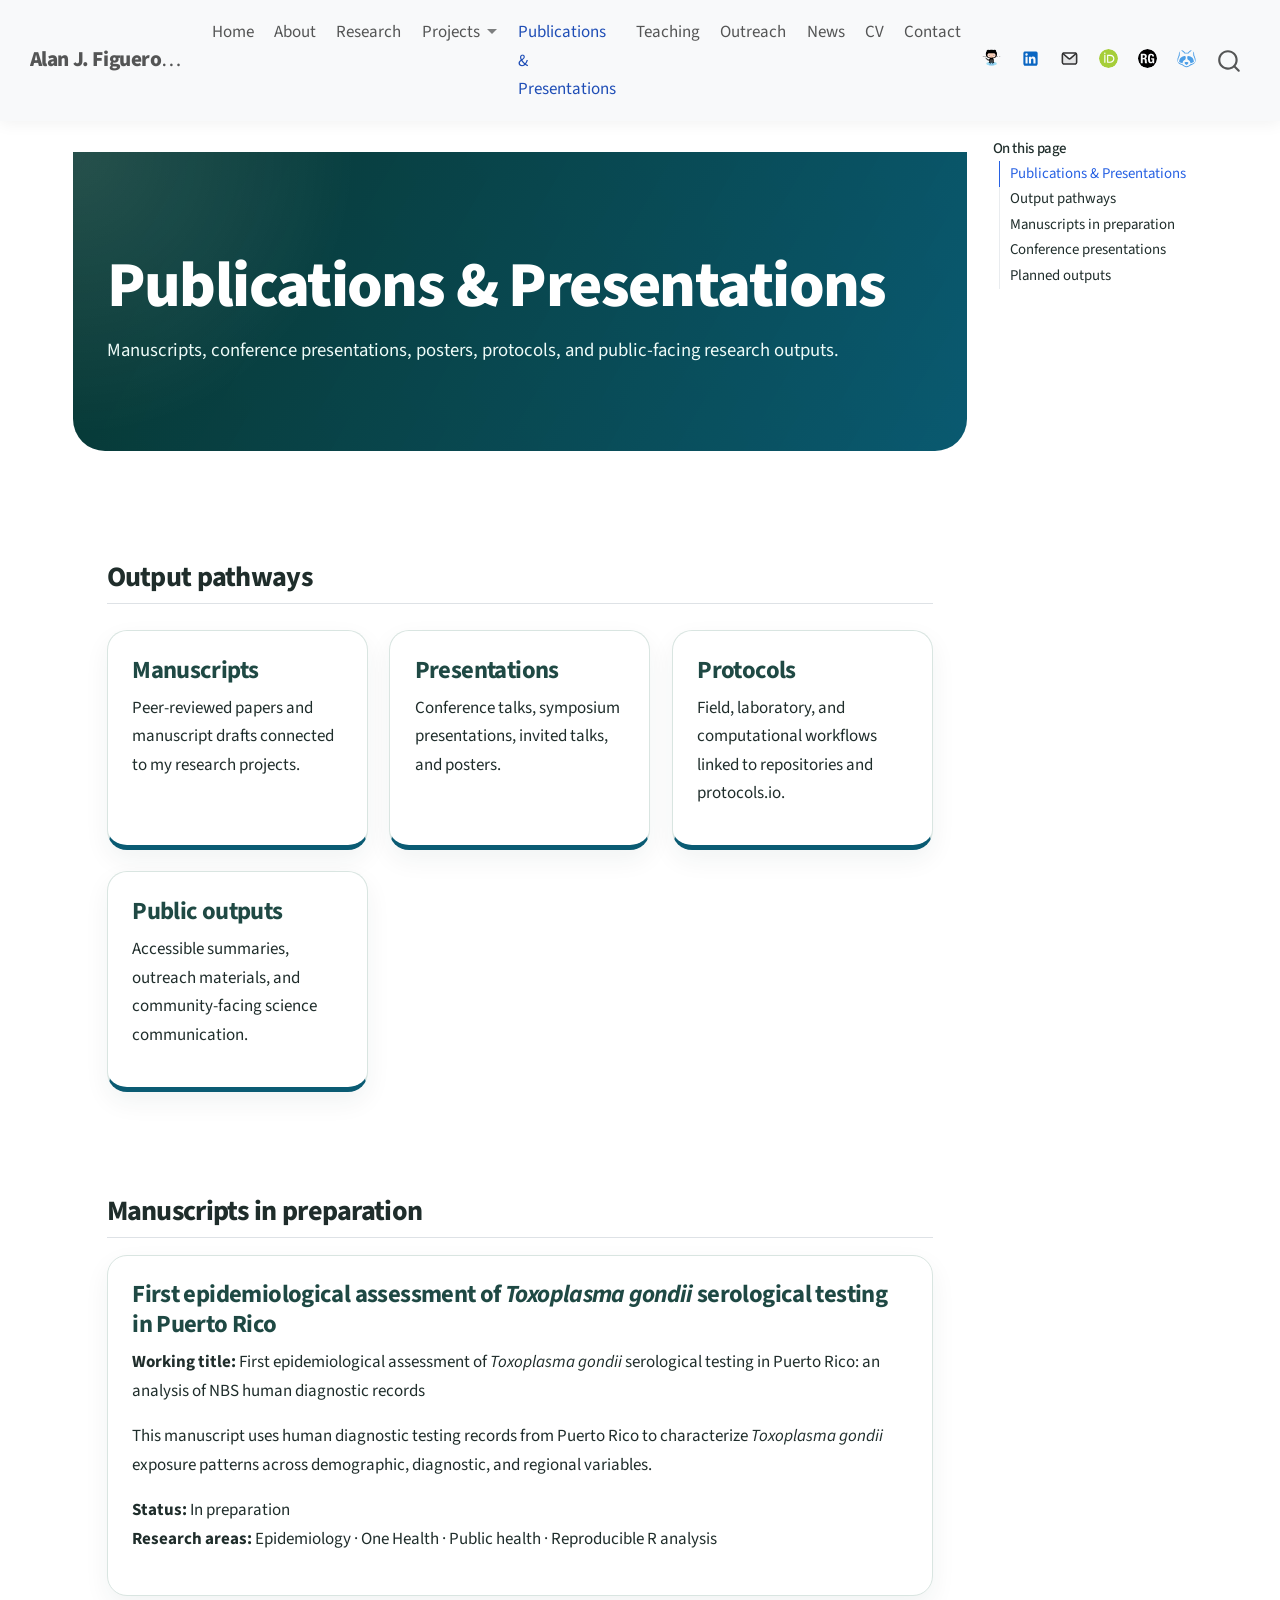
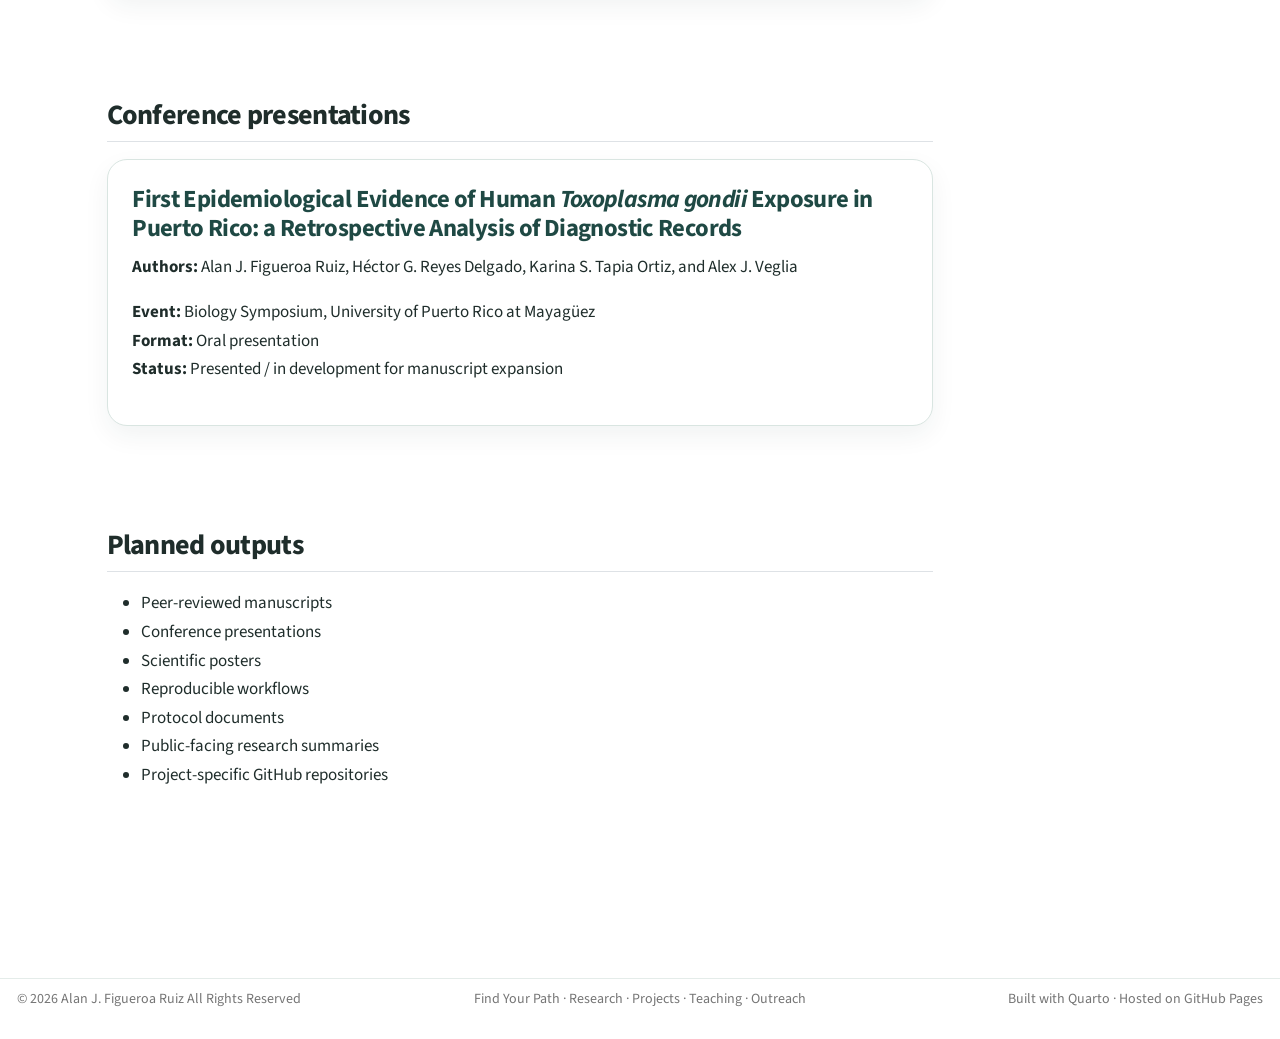
<file: docs/publications.html>
<!DOCTYPE html>
<html xmlns="http://www.w3.org/1999/xhtml" lang="en" xml:lang="en"><head>

<meta charset="utf-8">
<meta name="generator" content="quarto-1.9.38">

<meta name="viewport" content="width=device-width, initial-scale=1.0, user-scalable=yes">


<title>Publications &amp; Presentations | Alan J. Figueroa Ruiz – Alan J. Figueroa Ruiz</title>
<style>
/* Default styles provided by pandoc.
** See https://pandoc.org/MANUAL.html#variables-for-html for config info.
*/
code{white-space: pre-wrap;}
span.smallcaps{font-variant: small-caps;}
div.columns{display: flex; gap: min(4vw, 1.5em);}
div.column{flex: auto; overflow-x: auto;}
div.hanging-indent{margin-left: 1.5em; text-indent: -1.5em;}
ul.task-list{list-style: none;}
ul.task-list li input[type="checkbox"] {
  width: 0.8em;
  margin: 0 0.8em 0.2em -1em; /* quarto-specific, see https://github.com/quarto-dev/quarto-cli/issues/4556 */ 
  vertical-align: middle;
}
</style>


<script src="site_libs/quarto-nav/quarto-nav.js"></script>
<script src="site_libs/quarto-nav/headroom.min.js"></script>
<script src="site_libs/clipboard/clipboard.min.js"></script>
<script src="site_libs/quarto-search/autocomplete.umd.js"></script>
<script src="site_libs/quarto-search/fuse.min.js"></script>
<script src="site_libs/quarto-search/quarto-search.js"></script>
<meta name="quarto:offset" content="./">
<script src="site_libs/quarto-html/quarto.js" type="module"></script>
<script src="site_libs/quarto-html/tabsets/tabsets.js" type="module"></script>
<script src="site_libs/quarto-html/popper.min.js"></script>
<script src="site_libs/quarto-html/tippy.umd.min.js"></script>
<script src="site_libs/quarto-html/anchor.min.js"></script>
<link href="site_libs/quarto-html/tippy.css" rel="stylesheet">
<link href="site_libs/quarto-html/quarto-syntax-highlighting-15634bcf2e68342d4ad2dfa704d543f6.css" rel="stylesheet" id="quarto-text-highlighting-styles">
<script src="site_libs/bootstrap/bootstrap.min.js"></script>
<link href="site_libs/bootstrap/bootstrap-icons.css" rel="stylesheet">
<link href="site_libs/bootstrap/bootstrap-c7ab57aa33037bad7520c6cb9ec7d6ec.min.css" rel="stylesheet" append-hash="true" id="quarto-bootstrap" data-mode="light">
<script id="quarto-search-options" type="application/json">{
  "location": "navbar",
  "copy-button": false,
  "collapse-after": 3,
  "panel-placement": "end",
  "type": "overlay",
  "limit": 50,
  "keyboard-shortcut": [
    "f",
    "/",
    "s"
  ],
  "show-item-context": false,
  "language": {
    "search-no-results-text": "No results",
    "search-matching-documents-text": "matching documents",
    "search-copy-link-title": "Copy link to search",
    "search-hide-matches-text": "Hide additional matches",
    "search-more-match-text": "more match in this document",
    "search-more-matches-text": "more matches in this document",
    "search-clear-button-title": "Clear",
    "search-text-placeholder": "",
    "search-detached-cancel-button-title": "Cancel",
    "search-submit-button-title": "Submit",
    "search-label": "Search"
  }
}</script>
<style>html{ scroll-behavior: smooth; }</style>


<link rel="stylesheet" href="styles.css">
</head>

<body class="nav-fixed quarto-light">

<div id="quarto-search-results"></div>
  <header id="quarto-header" class="headroom fixed-top">
    <nav class="navbar navbar-expand-lg " data-bs-theme="dark">
      <div class="navbar-container container-fluid">
      <div class="navbar-brand-container mx-auto">
    <a class="navbar-brand" href="./index.html">
    <span class="navbar-title">Alan J. Figueroa Ruiz</span>
    </a>
  </div>
            <div id="quarto-search" class="" title="Search"></div>
          <button class="navbar-toggler" type="button" data-bs-toggle="collapse" data-bs-target="#navbarCollapse" aria-controls="navbarCollapse" role="menu" aria-expanded="false" aria-label="Toggle navigation" onclick="if (window.quartoToggleHeadroom) { window.quartoToggleHeadroom(); }">
  <span class="navbar-toggler-icon"></span>
</button>
          <div class="collapse navbar-collapse" id="navbarCollapse">
            <ul class="navbar-nav navbar-nav-scroll me-auto">
  <li class="nav-item">
    <a class="nav-link" href="./index.html"> 
<span class="menu-text">Home</span></a>
  </li>  
  <li class="nav-item">
    <a class="nav-link" href="./about.html"> 
<span class="menu-text">About</span></a>
  </li>  
  <li class="nav-item">
    <a class="nav-link" href="./research.html"> 
<span class="menu-text">Research</span></a>
  </li>  
  <li class="nav-item dropdown ">
    <a class="nav-link dropdown-toggle" href="#" id="nav-menu-projects" role="link" data-bs-toggle="dropdown" aria-expanded="false">
 <span class="menu-text">Projects</span>
    </a>
    <ul class="dropdown-menu" aria-labelledby="nav-menu-projects">    
        <li>
    <a class="dropdown-item" href="./projects.html">
 <span class="dropdown-text">Projects Overview</span></a>
  </li>  
        <li>
    <a class="dropdown-item" href="https://ajfigueroaruiz.github.io/manatee-project-pr/">
 <span class="dropdown-text">The Manatee Project Puerto Rico</span></a>
  </li>  
        <li>
    <a class="dropdown-item" href="https://ajfigueroaruiz.github.io/toxorepi-pr/">
 <span class="dropdown-text">Human T. gondii Epidemiology</span></a>
  </li>  
        <li>
    <a class="dropdown-item" href="https://ajfigueroaruiz.github.io/zf4-toxoplasma-infection/">
 <span class="dropdown-text">ZF4 Cell Infection Model</span></a>
  </li>  
        <li>
    <a class="dropdown-item" href="https://ajfigueroaruiz.github.io/wildciencia/">
 <span class="dropdown-text">WildCiencia</span></a>
  </li>  
    </ul>
  </li>
  <li class="nav-item">
    <a class="nav-link active" href="./publications.html" aria-current="page"> 
<span class="menu-text">Publications &amp; Presentations</span></a>
  </li>  
  <li class="nav-item">
    <a class="nav-link" href="./teaching.html"> 
<span class="menu-text">Teaching</span></a>
  </li>  
  <li class="nav-item">
    <a class="nav-link" href="./outreach.html"> 
<span class="menu-text">Outreach</span></a>
  </li>  
  <li class="nav-item">
    <a class="nav-link" href="./news.html"> 
<span class="menu-text">News</span></a>
  </li>  
  <li class="nav-item">
    <a class="nav-link" href="./cv.html"> 
<span class="menu-text">CV</span></a>
  </li>  
  <li class="nav-item">
    <a class="nav-link" href="./contact.html"> 
<span class="menu-text">Contact</span></a>
  </li>  
</ul>
            <ul class="navbar-nav navbar-nav-scroll ms-auto">
  <li class="nav-item">
    <a class="nav-link" href="https://github.com/ajfigueroaruiz"> 
<span class="menu-text"><img src="images/icons/github.svg" class="navbar-icon" alt="GitHub"></span></a>
  </li>  
  <li class="nav-item">
    <a class="nav-link" href="https://www.linkedin.com/in/alfiru"> 
<span class="menu-text"><img src="images/icons/linkedin.svg" class="navbar-icon" alt="LinkedIn"></span></a>
  </li>  
  <li class="nav-item">
    <a class="nav-link" href="mailto:alan.figueroa@upr.edu"> 
<span class="menu-text"><img src="images/icons/mail.svg" class="navbar-icon" alt="E-Mail"></span></a>
  </li>  
  <li class="nav-item">
    <a class="nav-link" href="https://orcid.org/0009-0000-0484-3257"> 
<span class="menu-text"><img src="images/icons/orcid.svg" class="navbar-icon" alt="ORCID"></span></a>
  </li>  
  <li class="nav-item">
    <a class="nav-link" href="https://www.researchgate.net/profile/Alan-Figueroa-Ruiz"> 
<span class="menu-text"><img src="images/icons/researchgate.svg" class="navbar-icon" alt="ResearchGate"></span></a>
  </li>  
  <li class="nav-item">
    <a class="nav-link" href="https://www.protocols.io/researchers/alfiru"> 
<span class="menu-text"><img src="images/icons/protocolsio.svg" class="navbar-icon" alt="protocols.io"></span></a>
  </li>  
</ul>
          </div> <!-- /navcollapse -->
            <div class="quarto-navbar-tools">
</div>
      </div> <!-- /container-fluid -->
    </nav>
</header>
<!-- content -->
<div id="quarto-content" class="quarto-container page-columns page-rows-contents page-layout-full page-navbar">
<!-- sidebar -->
<!-- margin-sidebar -->
    <div id="quarto-margin-sidebar" class="sidebar margin-sidebar">
        <nav id="TOC" role="doc-toc" class="toc-active">
    <h2 id="toc-title">On this page</h2>
   
  <ul>
  <li><a href="#publications-presentations" id="toc-publications-presentations" class="nav-link active" data-scroll-target="#publications-presentations">Publications &amp; Presentations</a></li>
  <li><a href="#output-pathways" id="toc-output-pathways" class="nav-link" data-scroll-target="#output-pathways">Output pathways</a></li>
  <li><a href="#manuscripts-in-preparation" id="toc-manuscripts-in-preparation" class="nav-link" data-scroll-target="#manuscripts-in-preparation">Manuscripts in preparation</a>
  <ul class="collapse">
  <li><a href="#first-epidemiological-assessment-of-toxoplasma-gondii-serological-testing-in-puerto-rico" id="toc-first-epidemiological-assessment-of-toxoplasma-gondii-serological-testing-in-puerto-rico" class="nav-link" data-scroll-target="#first-epidemiological-assessment-of-toxoplasma-gondii-serological-testing-in-puerto-rico">First epidemiological assessment of <em>Toxoplasma gondii</em> serological testing in Puerto Rico</a></li>
  </ul></li>
  <li><a href="#conference-presentations" id="toc-conference-presentations" class="nav-link" data-scroll-target="#conference-presentations">Conference presentations</a>
  <ul class="collapse">
  <li><a href="#first-epidemiological-evidence-of-human-toxoplasma-gondii-exposure-in-puerto-rico-a-retrospective-analysis-of-diagnostic-records" id="toc-first-epidemiological-evidence-of-human-toxoplasma-gondii-exposure-in-puerto-rico-a-retrospective-analysis-of-diagnostic-records" class="nav-link" data-scroll-target="#first-epidemiological-evidence-of-human-toxoplasma-gondii-exposure-in-puerto-rico-a-retrospective-analysis-of-diagnostic-records">First Epidemiological Evidence of Human <em>Toxoplasma gondii</em> Exposure in Puerto Rico: a Retrospective Analysis of Diagnostic Records</a></li>
  </ul></li>
  <li><a href="#planned-outputs" id="toc-planned-outputs" class="nav-link" data-scroll-target="#planned-outputs">Planned outputs</a></li>
  </ul>
</nav>
    </div>
<!-- main -->
<main class="content column-page-left" id="quarto-document-content"><header id="title-block-header" class="quarto-title-block"></header>




<section id="publications-presentations" class="level1 page-hero">
<h1>Publications &amp; Presentations</h1>
<p>Manuscripts, conference presentations, posters, protocols, and public-facing research outputs.</p>
</section>
<section id="output-pathways" class="level2 section-block">
<h2 class="anchored" data-anchor-id="output-pathways">Output pathways</h2>
<div class="gateway-grid">
<section id="manuscripts" class="level3 gateway-card">
<h3 class="anchored" data-anchor-id="manuscripts">Manuscripts</h3>
<p>Peer-reviewed papers and manuscript drafts connected to my research projects.</p>
</section>
<section id="presentations" class="level3 gateway-card">
<h3 class="anchored" data-anchor-id="presentations">Presentations</h3>
<p>Conference talks, symposium presentations, invited talks, and posters.</p>
</section>
<section id="protocols" class="level3 gateway-card">
<h3 class="anchored" data-anchor-id="protocols">Protocols</h3>
<p>Field, laboratory, and computational workflows linked to repositories and protocols.io.</p>
</section>
<section id="public-outputs" class="level3 gateway-card">
<h3 class="anchored" data-anchor-id="public-outputs">Public outputs</h3>
<p>Accessible summaries, outreach materials, and community-facing science communication.</p>
</section>
</div>
</section>
<section id="manuscripts-in-preparation" class="level2 section-block">
<h2 class="anchored" data-anchor-id="manuscripts-in-preparation">Manuscripts in preparation</h2>
<section id="first-epidemiological-assessment-of-toxoplasma-gondii-serological-testing-in-puerto-rico" class="level3 publication-card">
<h3 class="anchored" data-anchor-id="first-epidemiological-assessment-of-toxoplasma-gondii-serological-testing-in-puerto-rico">First epidemiological assessment of <em>Toxoplasma gondii</em> serological testing in Puerto Rico</h3>
<p><strong>Working title:</strong> First epidemiological assessment of <em>Toxoplasma gondii</em> serological testing in Puerto Rico: an analysis of NBS human diagnostic records</p>
<p>This manuscript uses human diagnostic testing records from Puerto Rico to characterize <em>Toxoplasma gondii</em> exposure patterns across demographic, diagnostic, and regional variables.</p>
<p><strong>Status:</strong> In preparation<br>
<strong>Research areas:</strong> Epidemiology · One Health · Public health · Reproducible R analysis</p>
</section>
</section>
<section id="conference-presentations" class="level2 section-block">
<h2 class="anchored" data-anchor-id="conference-presentations">Conference presentations</h2>
<section id="first-epidemiological-evidence-of-human-toxoplasma-gondii-exposure-in-puerto-rico-a-retrospective-analysis-of-diagnostic-records" class="level3 publication-card">
<h3 class="anchored" data-anchor-id="first-epidemiological-evidence-of-human-toxoplasma-gondii-exposure-in-puerto-rico-a-retrospective-analysis-of-diagnostic-records">First Epidemiological Evidence of Human <em>Toxoplasma gondii</em> Exposure in Puerto Rico: a Retrospective Analysis of Diagnostic Records</h3>
<p><strong>Authors:</strong> Alan J. Figueroa Ruiz, Héctor G. Reyes Delgado, Karina S. Tapia Ortiz, and Alex J. Veglia</p>
<p><strong>Event:</strong> Biology Symposium, University of Puerto Rico at Mayagüez<br>
<strong>Format:</strong> Oral presentation<br>
<strong>Status:</strong> Presented / in development for manuscript expansion</p>
</section>
</section>
<section id="planned-outputs" class="level2 section-block">
<h2 class="anchored" data-anchor-id="planned-outputs">Planned outputs</h2>
<ul>
<li>Peer-reviewed manuscripts</li>
<li>Conference presentations</li>
<li>Scientific posters</li>
<li>Reproducible workflows</li>
<li>Protocol documents</li>
<li>Public-facing research summaries</li>
<li>Project-specific GitHub repositories</li>
</ul>
</section>



</main> <!-- /main -->
<script id="quarto-html-after-body" type="application/javascript">
  window.document.addEventListener("DOMContentLoaded", function (event) {
    const icon = "";
    const anchorJS = new window.AnchorJS();
    anchorJS.options = {
      placement: 'right',
      icon: icon
    };
    anchorJS.add('.anchored');
    const isCodeAnnotation = (el) => {
      for (const clz of el.classList) {
        if (clz.startsWith('code-annotation-')) {                     
          return true;
        }
      }
      return false;
    }
    const onCopySuccess = function(e) {
      // button target
      const button = e.trigger;
      // don't keep focus
      button.blur();
      // flash "checked"
      button.classList.add('code-copy-button-checked');
      var currentTitle = button.getAttribute("title");
      button.setAttribute("title", "Copied!");
      let tooltip;
      if (window.bootstrap) {
        button.setAttribute("data-bs-toggle", "tooltip");
        button.setAttribute("data-bs-placement", "left");
        button.setAttribute("data-bs-title", "Copied!");
        tooltip = new bootstrap.Tooltip(button, 
          { trigger: "manual", 
            customClass: "code-copy-button-tooltip",
            offset: [0, -8]});
        tooltip.show();    
      }
      setTimeout(function() {
        if (tooltip) {
          tooltip.hide();
          button.removeAttribute("data-bs-title");
          button.removeAttribute("data-bs-toggle");
          button.removeAttribute("data-bs-placement");
        }
        button.setAttribute("title", currentTitle);
        button.classList.remove('code-copy-button-checked');
      }, 1000);
      // clear code selection
      e.clearSelection();
    }
    const getTextToCopy = function(trigger) {
      const outerScaffold = trigger.parentElement.cloneNode(true);
      const codeEl = outerScaffold.querySelector('code');
      for (const childEl of codeEl.children) {
        if (isCodeAnnotation(childEl)) {
          childEl.remove();
        }
      }
      return codeEl.innerText;
    }
    const clipboard = new window.ClipboardJS('.code-copy-button:not([data-in-quarto-modal])', {
      text: getTextToCopy
    });
    clipboard.on('success', onCopySuccess);
    if (window.document.getElementById('quarto-embedded-source-code-modal')) {
      const clipboardModal = new window.ClipboardJS('.code-copy-button[data-in-quarto-modal]', {
        text: getTextToCopy,
        container: window.document.getElementById('quarto-embedded-source-code-modal')
      });
      clipboardModal.on('success', onCopySuccess);
    }
      var localhostRegex = new RegExp(/^(?:http|https):\/\/localhost\:?[0-9]*\//);
      var mailtoRegex = new RegExp(/^mailto:/);
        var filterRegex = new RegExp("https:\/\/ajfigueroaruiz\.github\.io");
      var isInternal = (href) => {
          return filterRegex.test(href) || localhostRegex.test(href) || mailtoRegex.test(href);
      }
      // Inspect non-navigation links and adorn them if external
     var links = window.document.querySelectorAll('a[href]:not(.nav-link):not(.navbar-brand):not(.toc-action):not(.sidebar-link):not(.sidebar-item-toggle):not(.pagination-link):not(.no-external):not([aria-hidden]):not(.dropdown-item):not(.quarto-navigation-tool):not(.about-link)');
      for (var i=0; i<links.length; i++) {
        const link = links[i];
        if (!isInternal(link.href)) {
          // undo the damage that might have been done by quarto-nav.js in the case of
          // links that we want to consider external
          if (link.dataset.originalHref !== undefined) {
            link.href = link.dataset.originalHref;
          }
            // target, if specified
            link.setAttribute("target", "_blank");
            if (link.getAttribute("rel") === null) {
              link.setAttribute("rel", "noopener");
            }
        }
      }
    function tippyHover(el, contentFn, onTriggerFn, onUntriggerFn) {
      const config = {
        allowHTML: true,
        maxWidth: 500,
        delay: 100,
        arrow: false,
        appendTo: function(el) {
            return el.parentElement;
        },
        interactive: true,
        interactiveBorder: 10,
        theme: 'quarto',
        placement: 'bottom-start',
      };
      if (contentFn) {
        config.content = contentFn;
      }
      if (onTriggerFn) {
        config.onTrigger = onTriggerFn;
      }
      if (onUntriggerFn) {
        config.onUntrigger = onUntriggerFn;
      }
      window.tippy(el, config); 
    }
    const noterefs = window.document.querySelectorAll('a[role="doc-noteref"]');
    for (var i=0; i<noterefs.length; i++) {
      const ref = noterefs[i];
      tippyHover(ref, function() {
        // use id or data attribute instead here
        let href = ref.getAttribute('data-footnote-href') || ref.getAttribute('href');
        try { href = new URL(href).hash; } catch {}
        const id = href.replace(/^#\/?/, "");
        const note = window.document.getElementById(id);
        if (note) {
          return note.innerHTML;
        } else {
          return "";
        }
      });
    }
    const xrefs = window.document.querySelectorAll('a.quarto-xref');
    const processXRef = (id, note) => {
      // Strip column container classes
      const stripColumnClz = (el) => {
        el.classList.remove("page-full", "page-columns");
        if (el.children) {
          for (const child of el.children) {
            stripColumnClz(child);
          }
        }
      }
      stripColumnClz(note)
      if (id === null || id.startsWith('sec-')) {
        // Special case sections, only their first couple elements
        const container = document.createElement("div");
        if (note.children && note.children.length > 2) {
          container.appendChild(note.children[0].cloneNode(true));
          for (let i = 1; i < note.children.length; i++) {
            const child = note.children[i];
            if (child.tagName === "P" && child.innerText === "") {
              continue;
            } else {
              container.appendChild(child.cloneNode(true));
              break;
            }
          }
          if (window.Quarto?.typesetMath) {
            window.Quarto.typesetMath(container);
          }
          return container.innerHTML
        } else {
          if (window.Quarto?.typesetMath) {
            window.Quarto.typesetMath(note);
          }
          return note.innerHTML;
        }
      } else {
        // Remove any anchor links if they are present
        const anchorLink = note.querySelector('a.anchorjs-link');
        if (anchorLink) {
          anchorLink.remove();
        }
        if (window.Quarto?.typesetMath) {
          window.Quarto.typesetMath(note);
        }
        if (note.classList.contains("callout")) {
          return note.outerHTML;
        } else {
          return note.innerHTML;
        }
      }
    }
    for (var i=0; i<xrefs.length; i++) {
      const xref = xrefs[i];
      tippyHover(xref, undefined, function(instance) {
        instance.disable();
        let url = xref.getAttribute('href');
        let hash = undefined; 
        if (url.startsWith('#')) {
          hash = url;
        } else {
          try { hash = new URL(url).hash; } catch {}
        }
        if (hash) {
          const id = hash.replace(/^#\/?/, "");
          const note = window.document.getElementById(id);
          if (note !== null) {
            try {
              const html = processXRef(id, note.cloneNode(true));
              instance.setContent(html);
            } finally {
              instance.enable();
              instance.show();
            }
          } else {
            // See if we can fetch this
            fetch(url.split('#')[0])
            .then(res => res.text())
            .then(html => {
              const parser = new DOMParser();
              const htmlDoc = parser.parseFromString(html, "text/html");
              const note = htmlDoc.getElementById(id);
              if (note !== null) {
                const html = processXRef(id, note);
                instance.setContent(html);
              } 
            }).finally(() => {
              instance.enable();
              instance.show();
            });
          }
        } else {
          // See if we can fetch a full url (with no hash to target)
          // This is a special case and we should probably do some content thinning / targeting
          fetch(url)
          .then(res => res.text())
          .then(html => {
            const parser = new DOMParser();
            const htmlDoc = parser.parseFromString(html, "text/html");
            const note = htmlDoc.querySelector('main.content');
            if (note !== null) {
              // This should only happen for chapter cross references
              // (since there is no id in the URL)
              // remove the first header
              if (note.children.length > 0 && note.children[0].tagName === "HEADER") {
                note.children[0].remove();
              }
              const html = processXRef(null, note);
              instance.setContent(html);
            } 
          }).finally(() => {
            instance.enable();
            instance.show();
          });
        }
      }, function(instance) {
      });
    }
        let selectedAnnoteEl;
        const selectorForAnnotation = ( cell, annotation) => {
          let cellAttr = 'data-code-cell="' + cell + '"';
          let lineAttr = 'data-code-annotation="' +  annotation + '"';
          const selector = 'span[' + cellAttr + '][' + lineAttr + ']';
          return selector;
        }
        const selectCodeLines = (annoteEl) => {
          const doc = window.document;
          const targetCell = annoteEl.getAttribute("data-target-cell");
          const targetAnnotation = annoteEl.getAttribute("data-target-annotation");
          const annoteSpan = window.document.querySelector(selectorForAnnotation(targetCell, targetAnnotation));
          const lines = annoteSpan.getAttribute("data-code-lines").split(",");
          const lineIds = lines.map((line) => {
            return targetCell + "-" + line;
          })
          let top = null;
          let height = null;
          let parent = null;
          if (lineIds.length > 0) {
              //compute the position of the single el (top and bottom and make a div)
              const el = window.document.getElementById(lineIds[0]);
              top = el.offsetTop;
              height = el.offsetHeight;
              parent = el.parentElement.parentElement;
            if (lineIds.length > 1) {
              const lastEl = window.document.getElementById(lineIds[lineIds.length - 1]);
              const bottom = lastEl.offsetTop + lastEl.offsetHeight;
              height = bottom - top;
            }
            if (top !== null && height !== null && parent !== null) {
              // cook up a div (if necessary) and position it 
              let div = window.document.getElementById("code-annotation-line-highlight");
              if (div === null) {
                div = window.document.createElement("div");
                div.setAttribute("id", "code-annotation-line-highlight");
                div.style.position = 'absolute';
                parent.appendChild(div);
              }
              div.style.top = top - 2 + "px";
              div.style.height = height + 4 + "px";
              div.style.left = 0;
              let gutterDiv = window.document.getElementById("code-annotation-line-highlight-gutter");
              if (gutterDiv === null) {
                gutterDiv = window.document.createElement("div");
                gutterDiv.setAttribute("id", "code-annotation-line-highlight-gutter");
                gutterDiv.style.position = 'absolute';
                const codeCell = window.document.getElementById(targetCell);
                const gutter = codeCell.querySelector('.code-annotation-gutter');
                gutter.appendChild(gutterDiv);
              }
              gutterDiv.style.top = top - 2 + "px";
              gutterDiv.style.height = height + 4 + "px";
            }
            selectedAnnoteEl = annoteEl;
          }
        };
        const unselectCodeLines = () => {
          const elementsIds = ["code-annotation-line-highlight", "code-annotation-line-highlight-gutter"];
          elementsIds.forEach((elId) => {
            const div = window.document.getElementById(elId);
            if (div) {
              div.remove();
            }
          });
          selectedAnnoteEl = undefined;
        };
          // Handle positioning of the toggle
      window.addEventListener(
        "resize",
        throttle(() => {
          elRect = undefined;
          if (selectedAnnoteEl) {
            selectCodeLines(selectedAnnoteEl);
          }
        }, 10)
      );
      function throttle(fn, ms) {
      let throttle = false;
      let timer;
        return (...args) => {
          if(!throttle) { // first call gets through
              fn.apply(this, args);
              throttle = true;
          } else { // all the others get throttled
              if(timer) clearTimeout(timer); // cancel #2
              timer = setTimeout(() => {
                fn.apply(this, args);
                timer = throttle = false;
              }, ms);
          }
        };
      }
        // Attach click handler to the DT
        const annoteDls = window.document.querySelectorAll('dt[data-target-cell]');
        for (const annoteDlNode of annoteDls) {
          annoteDlNode.addEventListener('click', (event) => {
            const clickedEl = event.target;
            if (clickedEl !== selectedAnnoteEl) {
              unselectCodeLines();
              const activeEl = window.document.querySelector('dt[data-target-cell].code-annotation-active');
              if (activeEl) {
                activeEl.classList.remove('code-annotation-active');
              }
              selectCodeLines(clickedEl);
              clickedEl.classList.add('code-annotation-active');
            } else {
              // Unselect the line
              unselectCodeLines();
              clickedEl.classList.remove('code-annotation-active');
            }
          });
        }
    const findCites = (el) => {
      const parentEl = el.parentElement;
      if (parentEl) {
        const cites = parentEl.dataset.cites;
        if (cites) {
          return {
            el,
            cites: cites.split(' ')
          };
        } else {
          return findCites(el.parentElement)
        }
      } else {
        return undefined;
      }
    };
    var bibliorefs = window.document.querySelectorAll('a[role="doc-biblioref"]');
    for (var i=0; i<bibliorefs.length; i++) {
      const ref = bibliorefs[i];
      const citeInfo = findCites(ref);
      if (citeInfo) {
        tippyHover(citeInfo.el, function() {
          var popup = window.document.createElement('div');
          citeInfo.cites.forEach(function(cite) {
            var citeDiv = window.document.createElement('div');
            citeDiv.classList.add('hanging-indent');
            citeDiv.classList.add('csl-entry');
            var biblioDiv = window.document.getElementById('ref-' + cite);
            if (biblioDiv) {
              citeDiv.innerHTML = biblioDiv.innerHTML;
            }
            popup.appendChild(citeDiv);
          });
          return popup.innerHTML;
        });
      }
    }
  });
  </script>
</div> <!-- /content -->
<footer class="footer">
  <div class="nav-footer">
    <div class="nav-footer-left">
<p>© 2026 Alan J. Figueroa Ruiz All Rights Reserved</p>
</div>   
    <div class="nav-footer-center">
<p>Find Your Path · Research · Projects · Teaching · Outreach</p>
</div>
    <div class="nav-footer-right">
<p>Built with Quarto · Hosted on GitHub Pages</p>
</div>
  </div>
</footer>




<script src="site_libs/quarto-html/zenscroll-min.js"></script>
</body></html>
</file>
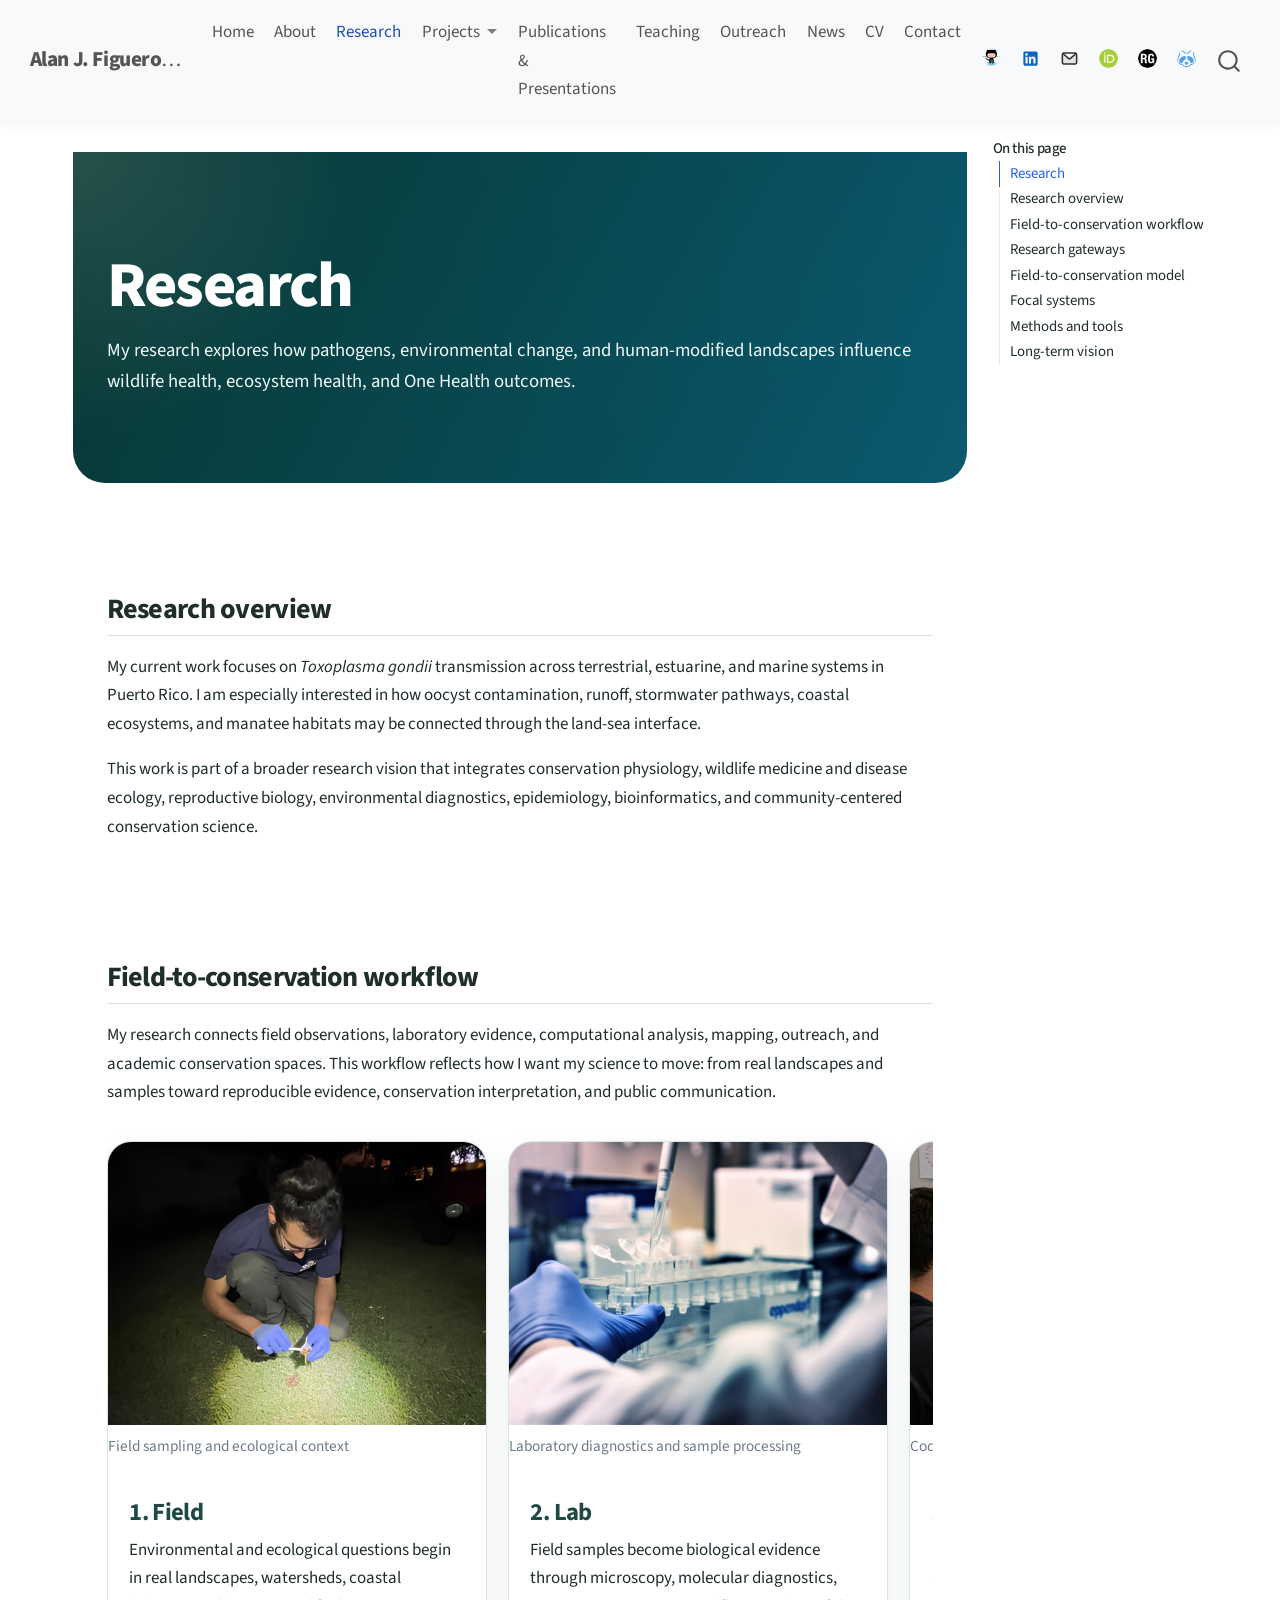
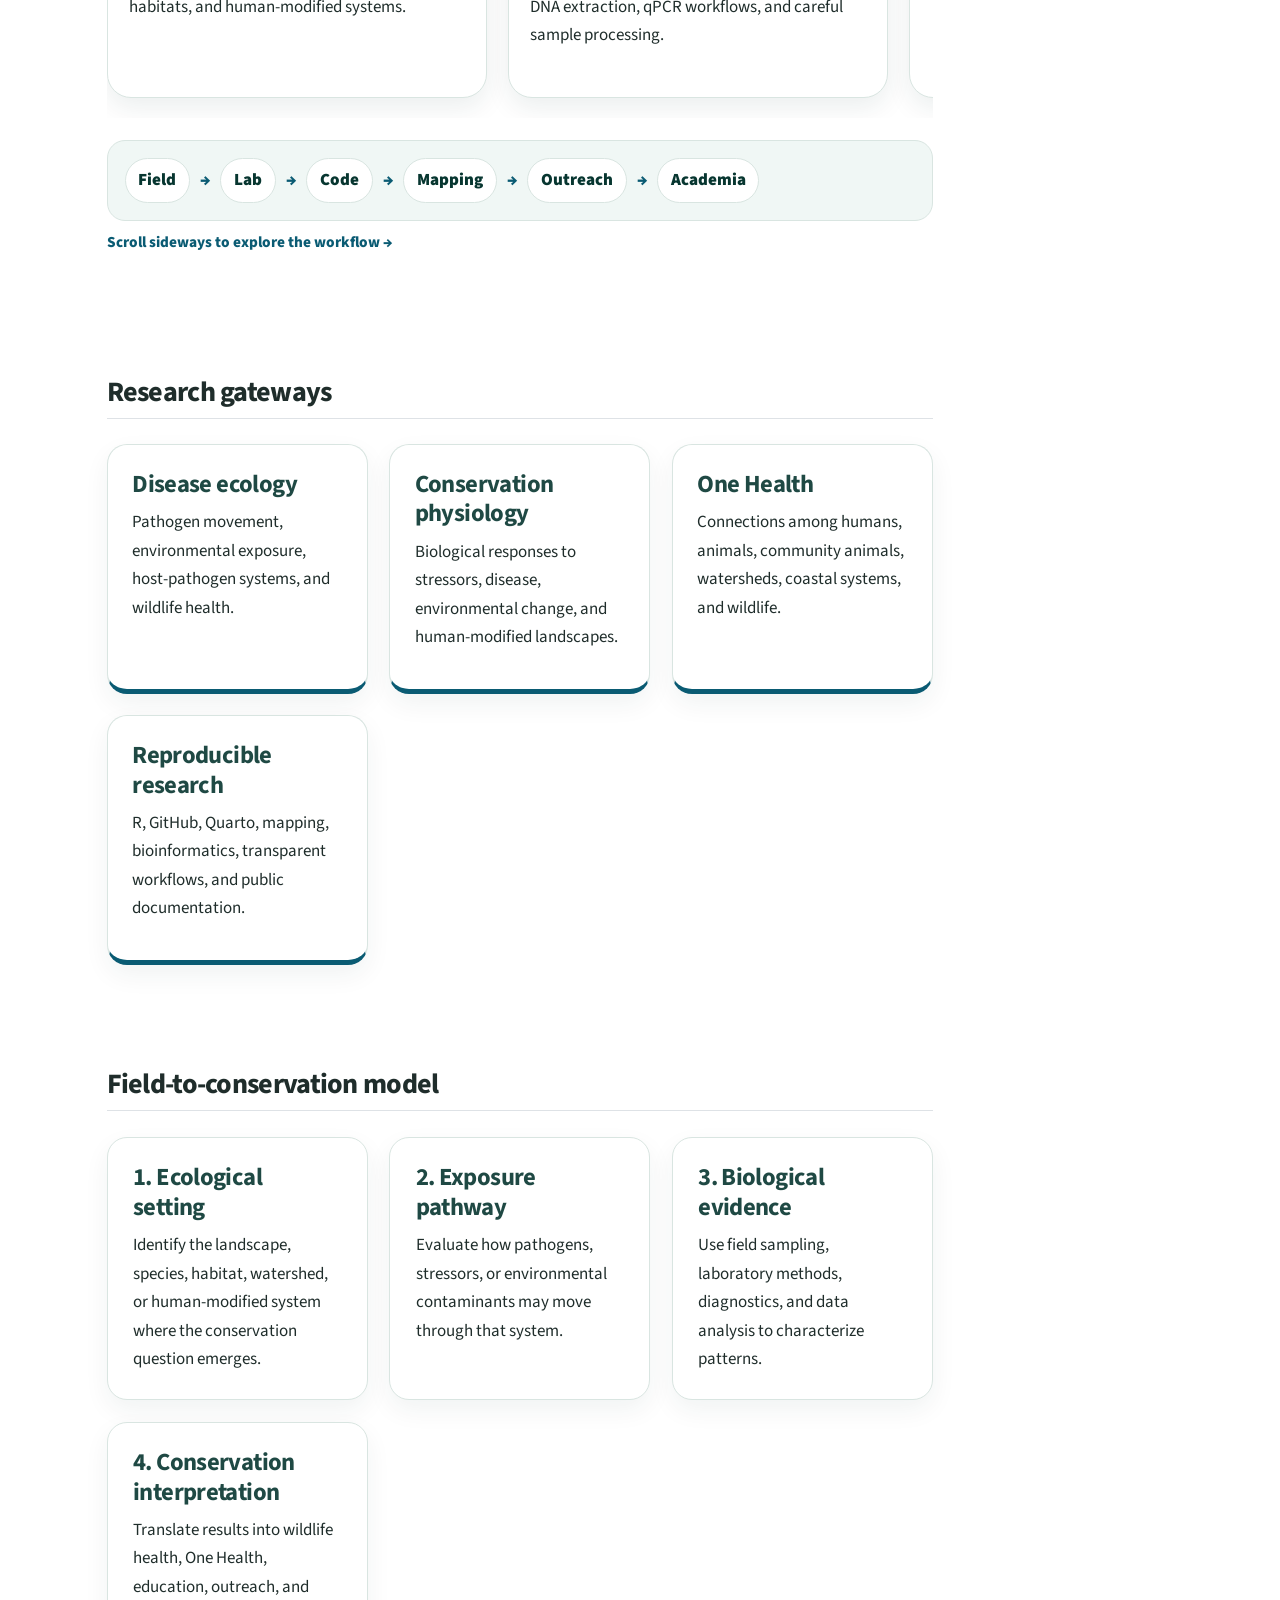
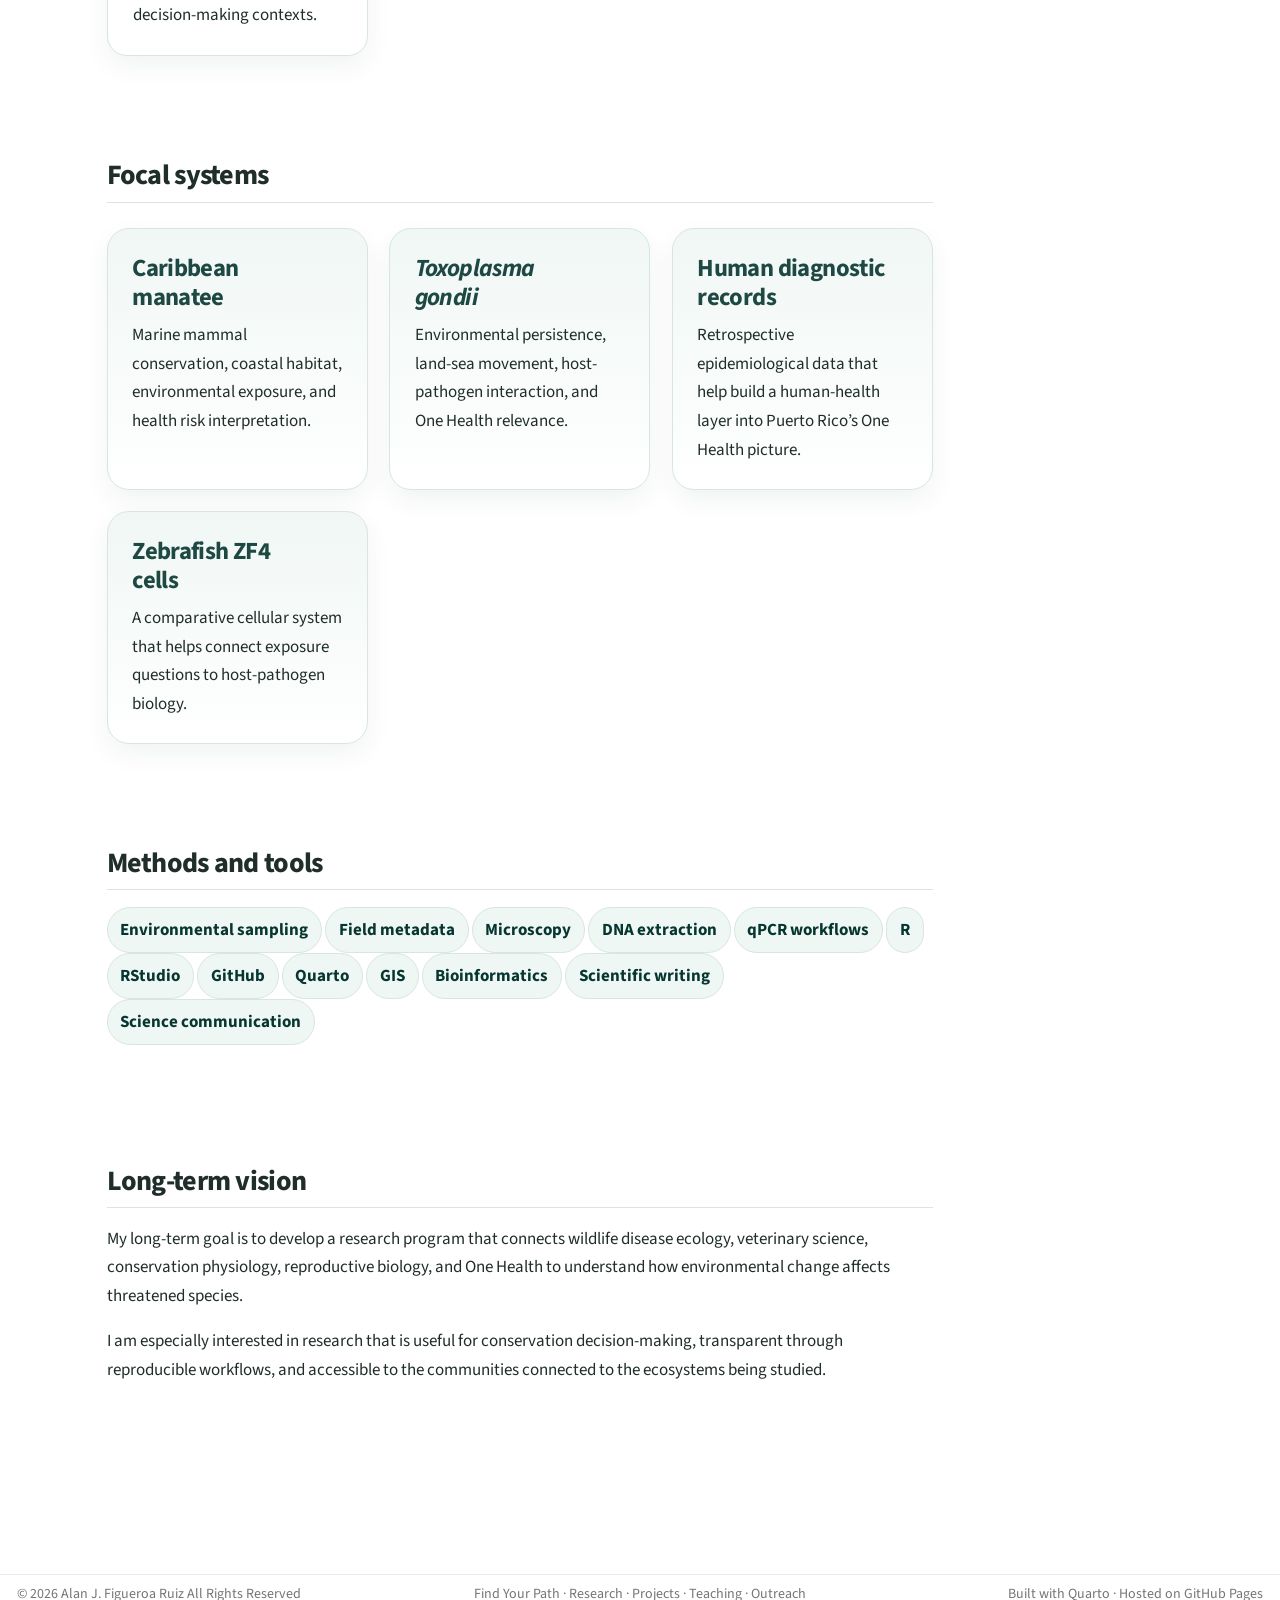
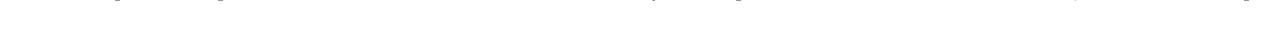
<file: docs/research.html>
<!DOCTYPE html>
<html xmlns="http://www.w3.org/1999/xhtml" lang="en" xml:lang="en"><head>

<meta charset="utf-8">
<meta name="generator" content="quarto-1.9.38">

<meta name="viewport" content="width=device-width, initial-scale=1.0, user-scalable=yes">


<title>Research | Alan J. Figueroa Ruiz – Alan J. Figueroa Ruiz</title>
<style>
/* Default styles provided by pandoc.
** See https://pandoc.org/MANUAL.html#variables-for-html for config info.
*/
code{white-space: pre-wrap;}
span.smallcaps{font-variant: small-caps;}
div.columns{display: flex; gap: min(4vw, 1.5em);}
div.column{flex: auto; overflow-x: auto;}
div.hanging-indent{margin-left: 1.5em; text-indent: -1.5em;}
ul.task-list{list-style: none;}
ul.task-list li input[type="checkbox"] {
  width: 0.8em;
  margin: 0 0.8em 0.2em -1em; /* quarto-specific, see https://github.com/quarto-dev/quarto-cli/issues/4556 */ 
  vertical-align: middle;
}
</style>


<script src="site_libs/quarto-nav/quarto-nav.js"></script>
<script src="site_libs/quarto-nav/headroom.min.js"></script>
<script src="site_libs/clipboard/clipboard.min.js"></script>
<script src="site_libs/quarto-search/autocomplete.umd.js"></script>
<script src="site_libs/quarto-search/fuse.min.js"></script>
<script src="site_libs/quarto-search/quarto-search.js"></script>
<meta name="quarto:offset" content="./">
<script src="site_libs/quarto-html/quarto.js" type="module"></script>
<script src="site_libs/quarto-html/tabsets/tabsets.js" type="module"></script>
<script src="site_libs/quarto-html/popper.min.js"></script>
<script src="site_libs/quarto-html/tippy.umd.min.js"></script>
<script src="site_libs/quarto-html/anchor.min.js"></script>
<link href="site_libs/quarto-html/tippy.css" rel="stylesheet">
<link href="site_libs/quarto-html/quarto-syntax-highlighting-15634bcf2e68342d4ad2dfa704d543f6.css" rel="stylesheet" id="quarto-text-highlighting-styles">
<script src="site_libs/bootstrap/bootstrap.min.js"></script>
<link href="site_libs/bootstrap/bootstrap-icons.css" rel="stylesheet">
<link href="site_libs/bootstrap/bootstrap-c7ab57aa33037bad7520c6cb9ec7d6ec.min.css" rel="stylesheet" append-hash="true" id="quarto-bootstrap" data-mode="light">
<script id="quarto-search-options" type="application/json">{
  "location": "navbar",
  "copy-button": false,
  "collapse-after": 3,
  "panel-placement": "end",
  "type": "overlay",
  "limit": 50,
  "keyboard-shortcut": [
    "f",
    "/",
    "s"
  ],
  "show-item-context": false,
  "language": {
    "search-no-results-text": "No results",
    "search-matching-documents-text": "matching documents",
    "search-copy-link-title": "Copy link to search",
    "search-hide-matches-text": "Hide additional matches",
    "search-more-match-text": "more match in this document",
    "search-more-matches-text": "more matches in this document",
    "search-clear-button-title": "Clear",
    "search-text-placeholder": "",
    "search-detached-cancel-button-title": "Cancel",
    "search-submit-button-title": "Submit",
    "search-label": "Search"
  }
}</script>
<style>html{ scroll-behavior: smooth; }</style>


<link rel="stylesheet" href="styles.css">
</head>

<body class="nav-fixed quarto-light">

<div id="quarto-search-results"></div>
  <header id="quarto-header" class="headroom fixed-top">
    <nav class="navbar navbar-expand-lg " data-bs-theme="dark">
      <div class="navbar-container container-fluid">
      <div class="navbar-brand-container mx-auto">
    <a class="navbar-brand" href="./index.html">
    <span class="navbar-title">Alan J. Figueroa Ruiz</span>
    </a>
  </div>
            <div id="quarto-search" class="" title="Search"></div>
          <button class="navbar-toggler" type="button" data-bs-toggle="collapse" data-bs-target="#navbarCollapse" aria-controls="navbarCollapse" role="menu" aria-expanded="false" aria-label="Toggle navigation" onclick="if (window.quartoToggleHeadroom) { window.quartoToggleHeadroom(); }">
  <span class="navbar-toggler-icon"></span>
</button>
          <div class="collapse navbar-collapse" id="navbarCollapse">
            <ul class="navbar-nav navbar-nav-scroll me-auto">
  <li class="nav-item">
    <a class="nav-link" href="./index.html"> 
<span class="menu-text">Home</span></a>
  </li>  
  <li class="nav-item">
    <a class="nav-link" href="./about.html"> 
<span class="menu-text">About</span></a>
  </li>  
  <li class="nav-item">
    <a class="nav-link active" href="./research.html" aria-current="page"> 
<span class="menu-text">Research</span></a>
  </li>  
  <li class="nav-item dropdown ">
    <a class="nav-link dropdown-toggle" href="#" id="nav-menu-projects" role="link" data-bs-toggle="dropdown" aria-expanded="false">
 <span class="menu-text">Projects</span>
    </a>
    <ul class="dropdown-menu" aria-labelledby="nav-menu-projects">    
        <li>
    <a class="dropdown-item" href="./projects.html">
 <span class="dropdown-text">Projects Overview</span></a>
  </li>  
        <li>
    <a class="dropdown-item" href="https://ajfigueroaruiz.github.io/manatee-project-pr/">
 <span class="dropdown-text">The Manatee Project Puerto Rico</span></a>
  </li>  
        <li>
    <a class="dropdown-item" href="https://ajfigueroaruiz.github.io/toxorepi-pr/">
 <span class="dropdown-text">Human T. gondii Epidemiology</span></a>
  </li>  
        <li>
    <a class="dropdown-item" href="https://ajfigueroaruiz.github.io/zf4-toxoplasma-infection/">
 <span class="dropdown-text">ZF4 Cell Infection Model</span></a>
  </li>  
        <li>
    <a class="dropdown-item" href="https://ajfigueroaruiz.github.io/wildciencia/">
 <span class="dropdown-text">WildCiencia</span></a>
  </li>  
    </ul>
  </li>
  <li class="nav-item">
    <a class="nav-link" href="./publications.html"> 
<span class="menu-text">Publications &amp; Presentations</span></a>
  </li>  
  <li class="nav-item">
    <a class="nav-link" href="./teaching.html"> 
<span class="menu-text">Teaching</span></a>
  </li>  
  <li class="nav-item">
    <a class="nav-link" href="./outreach.html"> 
<span class="menu-text">Outreach</span></a>
  </li>  
  <li class="nav-item">
    <a class="nav-link" href="./news.html"> 
<span class="menu-text">News</span></a>
  </li>  
  <li class="nav-item">
    <a class="nav-link" href="./cv.html"> 
<span class="menu-text">CV</span></a>
  </li>  
  <li class="nav-item">
    <a class="nav-link" href="./contact.html"> 
<span class="menu-text">Contact</span></a>
  </li>  
</ul>
            <ul class="navbar-nav navbar-nav-scroll ms-auto">
  <li class="nav-item">
    <a class="nav-link" href="https://github.com/ajfigueroaruiz"> 
<span class="menu-text"><img src="images/icons/github.svg" class="navbar-icon" alt="GitHub"></span></a>
  </li>  
  <li class="nav-item">
    <a class="nav-link" href="https://www.linkedin.com/in/alfiru"> 
<span class="menu-text"><img src="images/icons/linkedin.svg" class="navbar-icon" alt="LinkedIn"></span></a>
  </li>  
  <li class="nav-item">
    <a class="nav-link" href="mailto:alan.figueroa@upr.edu"> 
<span class="menu-text"><img src="images/icons/mail.svg" class="navbar-icon" alt="E-Mail"></span></a>
  </li>  
  <li class="nav-item">
    <a class="nav-link" href="https://orcid.org/0009-0000-0484-3257"> 
<span class="menu-text"><img src="images/icons/orcid.svg" class="navbar-icon" alt="ORCID"></span></a>
  </li>  
  <li class="nav-item">
    <a class="nav-link" href="https://www.researchgate.net/profile/Alan-Figueroa-Ruiz"> 
<span class="menu-text"><img src="images/icons/researchgate.svg" class="navbar-icon" alt="ResearchGate"></span></a>
  </li>  
  <li class="nav-item">
    <a class="nav-link" href="https://www.protocols.io/researchers/alfiru"> 
<span class="menu-text"><img src="images/icons/protocolsio.svg" class="navbar-icon" alt="protocols.io"></span></a>
  </li>  
</ul>
          </div> <!-- /navcollapse -->
            <div class="quarto-navbar-tools">
</div>
      </div> <!-- /container-fluid -->
    </nav>
</header>
<!-- content -->
<div id="quarto-content" class="quarto-container page-columns page-rows-contents page-layout-full page-navbar">
<!-- sidebar -->
<!-- margin-sidebar -->
    <div id="quarto-margin-sidebar" class="sidebar margin-sidebar">
        <nav id="TOC" role="doc-toc" class="toc-active">
    <h2 id="toc-title">On this page</h2>
   
  <ul>
  <li><a href="#research" id="toc-research" class="nav-link active" data-scroll-target="#research">Research</a></li>
  <li><a href="#research-overview" id="toc-research-overview" class="nav-link" data-scroll-target="#research-overview">Research overview</a></li>
  <li><a href="#field-to-conservation-workflow" id="toc-field-to-conservation-workflow" class="nav-link" data-scroll-target="#field-to-conservation-workflow">Field-to-conservation workflow</a></li>
  <li><a href="#research-gateways" id="toc-research-gateways" class="nav-link" data-scroll-target="#research-gateways">Research gateways</a></li>
  <li><a href="#field-to-conservation-model" id="toc-field-to-conservation-model" class="nav-link" data-scroll-target="#field-to-conservation-model">Field-to-conservation model</a></li>
  <li><a href="#focal-systems" id="toc-focal-systems" class="nav-link" data-scroll-target="#focal-systems">Focal systems</a></li>
  <li><a href="#methods-and-tools" id="toc-methods-and-tools" class="nav-link" data-scroll-target="#methods-and-tools">Methods and tools</a></li>
  <li><a href="#long-term-vision" id="toc-long-term-vision" class="nav-link" data-scroll-target="#long-term-vision">Long-term vision</a></li>
  </ul>
</nav>
    </div>
<!-- main -->
<main class="content column-page-left" id="quarto-document-content"><header id="title-block-header" class="quarto-title-block"></header>




<section id="research" class="level1 page-hero">
<h1>Research</h1>
<p>My research explores how pathogens, environmental change, and human-modified landscapes influence wildlife health, ecosystem health, and One Health outcomes.</p>
</section>
<section id="research-overview" class="level2 section-block">
<h2 class="anchored" data-anchor-id="research-overview">Research overview</h2>
<p>My current work focuses on <em>Toxoplasma gondii</em> transmission across terrestrial, estuarine, and marine systems in Puerto Rico. I am especially interested in how oocyst contamination, runoff, stormwater pathways, coastal ecosystems, and manatee habitats may be connected through the land-sea interface.</p>
<p>This work is part of a broader research vision that integrates conservation physiology, wildlife medicine and disease ecology, reproductive biology, environmental diagnostics, epidemiology, bioinformatics, and community-centered conservation science.</p>
</section>
<section id="field-to-conservation-workflow" class="level2 section-block">
<h2 class="anchored" data-anchor-id="field-to-conservation-workflow">Field-to-conservation workflow</h2>
<p>My research connects field observations, laboratory evidence, computational analysis, mapping, outreach, and academic conservation spaces. This workflow reflects how I want my science to move: from real landscapes and samples toward reproducible evidence, conservation interpretation, and public communication.</p>
<div class="workflow-carousel">
<div class="workflow-slide">
<div class="quarto-figure quarto-figure-center">
<figure class="figure">
<p><img src="images/research/fieldwork.jpg" class="workflow-image img-fluid figure-img"></p>
<figcaption>Field sampling and ecological context</figcaption>
</figure>
</div>
<section id="field" class="level3 workflow-caption">
<h3 class="anchored" data-anchor-id="field">1. Field</h3>
<p>Environmental and ecological questions begin in real landscapes, watersheds, coastal habitats, and human-modified systems.</p>
</section>
</div>
<div class="workflow-slide">
<div class="quarto-figure quarto-figure-center">
<figure class="figure">
<p><img src="images/research/labwork.jpg" class="workflow-image img-fluid figure-img"></p>
<figcaption>Laboratory diagnostics and sample processing</figcaption>
</figure>
</div>
<section id="lab" class="level3 workflow-caption">
<h3 class="anchored" data-anchor-id="lab">2. Lab</h3>
<p>Field samples become biological evidence through microscopy, molecular diagnostics, DNA extraction, qPCR workflows, and careful sample processing.</p>
</section>
</div>
<div class="workflow-slide">
<div class="quarto-figure quarto-figure-center">
<figure class="figure">
<p><img src="images/research/coding-bioinformatics.png" class="workflow-image img-fluid figure-img"></p>
<figcaption>Coding and bioinformatics workflow</figcaption>
</figure>
</div>
<section id="code" class="level3 workflow-caption">
<h3 class="anchored" data-anchor-id="code">3. Code</h3>
<p>R, GitHub, Quarto, data cleaning, visualization, and reproducible workflows help turn raw information into transparent analysis.</p>
</section>
</div>
<div class="workflow-slide">
<div class="quarto-figure quarto-figure-center">
<figure class="figure">
<p><img src="images/research/land-sea-transmission-analysis.png" class="workflow-image img-fluid figure-img"></p>
<figcaption>Land-sea transmission and mapping analysis</figcaption>
</figure>
</div>
<section id="mapping" class="level3 workflow-caption">
<h3 class="anchored" data-anchor-id="mapping">4. Mapping</h3>
<p>Spatial thinking helps connect mountains, rivers, cities, estuaries, coastal ecosystems, and manatee habitats through the land-sea interface.</p>
</section>
</div>
<div class="workflow-slide">
<div class="quarto-figure quarto-figure-center">
<figure class="figure">
<p><img src="images/research/outreach-kids.jpeg" class="workflow-image img-fluid figure-img"></p>
<figcaption>Conservation outreach with children and community education</figcaption>
</figure>
</div>
<section id="conservation-outreach" class="level3 workflow-caption">
<h3 class="anchored" data-anchor-id="conservation-outreach">5. Conservation outreach</h3>
<p>Science should return to communities through education, visual communication, student training, and public-facing conservation storytelling.</p>
</section>
</div>
<div class="workflow-slide">
<div class="quarto-figure quarto-figure-center">
<figure class="figure">
<p><img src="images/research/outreach-academic-community.jpg" class="workflow-image img-fluid figure-img"></p>
<figcaption>Conservation in academic and community spaces</figcaption>
</figure>
</div>
<section id="conservation-in-academia" class="level3 workflow-caption">
<h3 class="anchored" data-anchor-id="conservation-in-academia">6. Conservation in academia</h3>
<p>Academic spaces can become bridges between research, conservation partners, students, communities, and future collaborative action.</p>
</section>
</div>
</div>
<div class="workflow-mini-map">
<div class="workflow-mini-step">
<p><strong>Field</strong></p>
</div>
<div class="workflow-arrow">
<p>→</p>
</div>
<div class="workflow-mini-step">
<p><strong>Lab</strong></p>
</div>
<div class="workflow-arrow">
<p>→</p>
</div>
<div class="workflow-mini-step">
<p><strong>Code</strong></p>
</div>
<div class="workflow-arrow">
<p>→</p>
</div>
<div class="workflow-mini-step">
<p><strong>Mapping</strong></p>
</div>
<div class="workflow-arrow">
<p>→</p>
</div>
<div class="workflow-mini-step">
<p><strong>Outreach</strong></p>
</div>
<div class="workflow-arrow">
<p>→</p>
</div>
<div class="workflow-mini-step">
<p><strong>Academia</strong></p>
</div>
</div>
<div class="scroll-note">
<p>Scroll sideways to explore the workflow →</p>
</div>
</section>
<section id="research-gateways" class="level2 section-block">
<h2 class="anchored" data-anchor-id="research-gateways">Research gateways</h2>
<div class="gateway-grid">
<section id="disease-ecology" class="level3 gateway-card">
<h3 class="anchored" data-anchor-id="disease-ecology">Disease ecology</h3>
<p>Pathogen movement, environmental exposure, host-pathogen systems, and wildlife health.</p>
</section>
<section id="conservation-physiology" class="level3 gateway-card">
<h3 class="anchored" data-anchor-id="conservation-physiology">Conservation physiology</h3>
<p>Biological responses to stressors, disease, environmental change, and human-modified landscapes.</p>
</section>
<section id="one-health" class="level3 gateway-card">
<h3 class="anchored" data-anchor-id="one-health">One Health</h3>
<p>Connections among humans, animals, community animals, watersheds, coastal systems, and wildlife.</p>
</section>
<section id="reproducible-research" class="level3 gateway-card">
<h3 class="anchored" data-anchor-id="reproducible-research">Reproducible research</h3>
<p>R, GitHub, Quarto, mapping, bioinformatics, transparent workflows, and public documentation.</p>
</section>
</div>
</section>
<section id="field-to-conservation-model" class="level2 section-block">
<h2 class="anchored" data-anchor-id="field-to-conservation-model">Field-to-conservation model</h2>
<div class="workflow-grid">
<section id="ecological-setting" class="level3 workflow-step">
<h3 class="anchored" data-anchor-id="ecological-setting">1. Ecological setting</h3>
<p>Identify the landscape, species, habitat, watershed, or human-modified system where the conservation question emerges.</p>
</section>
<section id="exposure-pathway" class="level3 workflow-step">
<h3 class="anchored" data-anchor-id="exposure-pathway">2. Exposure pathway</h3>
<p>Evaluate how pathogens, stressors, or environmental contaminants may move through that system.</p>
</section>
<section id="biological-evidence" class="level3 workflow-step">
<h3 class="anchored" data-anchor-id="biological-evidence">3. Biological evidence</h3>
<p>Use field sampling, laboratory methods, diagnostics, and data analysis to characterize patterns.</p>
</section>
<section id="conservation-interpretation" class="level3 workflow-step">
<h3 class="anchored" data-anchor-id="conservation-interpretation">4. Conservation interpretation</h3>
<p>Translate results into wildlife health, One Health, education, outreach, and decision-making contexts.</p>
</section>
</div>
</section>
<section id="focal-systems" class="level2 section-block">
<h2 class="anchored" data-anchor-id="focal-systems">Focal systems</h2>
<div class="species-grid">
<section id="caribbean-manatee" class="level3 species-card">
<h3 class="anchored" data-anchor-id="caribbean-manatee">Caribbean manatee</h3>
<p>Marine mammal conservation, coastal habitat, environmental exposure, and health risk interpretation.</p>
</section>
<section id="toxoplasma-gondii" class="level3 species-card">
<h3 class="anchored" data-anchor-id="toxoplasma-gondii"><em>Toxoplasma gondii</em></h3>
<p>Environmental persistence, land-sea movement, host-pathogen interaction, and One Health relevance.</p>
</section>
<section id="human-diagnostic-records" class="level3 species-card">
<h3 class="anchored" data-anchor-id="human-diagnostic-records">Human diagnostic records</h3>
<p>Retrospective epidemiological data that help build a human-health layer into Puerto Rico’s One Health picture.</p>
</section>
<section id="zebrafish-zf4-cells" class="level3 species-card">
<h3 class="anchored" data-anchor-id="zebrafish-zf4-cells">Zebrafish ZF4 cells</h3>
<p>A comparative cellular system that helps connect exposure questions to host-pathogen biology.</p>
</section>
</div>
</section>
<section id="methods-and-tools" class="level2 section-block">
<h2 class="anchored" data-anchor-id="methods-and-tools">Methods and tools</h2>
<div class="tag-list">
<p><span>Environmental sampling</span> <span>Field metadata</span> <span>Microscopy</span> <span>DNA extraction</span> <span>qPCR workflows</span> <span>R</span> <span>RStudio</span> <span>GitHub</span> <span>Quarto</span> <span>GIS</span> <span>Bioinformatics</span> <span>Scientific writing</span> <span>Science communication</span></p>
</div>
</section>
<section id="long-term-vision" class="level2 section-block">
<h2 class="anchored" data-anchor-id="long-term-vision">Long-term vision</h2>
<p>My long-term goal is to develop a research program that connects wildlife disease ecology, veterinary science, conservation physiology, reproductive biology, and One Health to understand how environmental change affects threatened species.</p>
<p>I am especially interested in research that is useful for conservation decision-making, transparent through reproducible workflows, and accessible to the communities connected to the ecosystems being studied.</p>
</section>



</main> <!-- /main -->
<script id="quarto-html-after-body" type="application/javascript">
  window.document.addEventListener("DOMContentLoaded", function (event) {
    const icon = "";
    const anchorJS = new window.AnchorJS();
    anchorJS.options = {
      placement: 'right',
      icon: icon
    };
    anchorJS.add('.anchored');
    const isCodeAnnotation = (el) => {
      for (const clz of el.classList) {
        if (clz.startsWith('code-annotation-')) {                     
          return true;
        }
      }
      return false;
    }
    const onCopySuccess = function(e) {
      // button target
      const button = e.trigger;
      // don't keep focus
      button.blur();
      // flash "checked"
      button.classList.add('code-copy-button-checked');
      var currentTitle = button.getAttribute("title");
      button.setAttribute("title", "Copied!");
      let tooltip;
      if (window.bootstrap) {
        button.setAttribute("data-bs-toggle", "tooltip");
        button.setAttribute("data-bs-placement", "left");
        button.setAttribute("data-bs-title", "Copied!");
        tooltip = new bootstrap.Tooltip(button, 
          { trigger: "manual", 
            customClass: "code-copy-button-tooltip",
            offset: [0, -8]});
        tooltip.show();    
      }
      setTimeout(function() {
        if (tooltip) {
          tooltip.hide();
          button.removeAttribute("data-bs-title");
          button.removeAttribute("data-bs-toggle");
          button.removeAttribute("data-bs-placement");
        }
        button.setAttribute("title", currentTitle);
        button.classList.remove('code-copy-button-checked');
      }, 1000);
      // clear code selection
      e.clearSelection();
    }
    const getTextToCopy = function(trigger) {
      const outerScaffold = trigger.parentElement.cloneNode(true);
      const codeEl = outerScaffold.querySelector('code');
      for (const childEl of codeEl.children) {
        if (isCodeAnnotation(childEl)) {
          childEl.remove();
        }
      }
      return codeEl.innerText;
    }
    const clipboard = new window.ClipboardJS('.code-copy-button:not([data-in-quarto-modal])', {
      text: getTextToCopy
    });
    clipboard.on('success', onCopySuccess);
    if (window.document.getElementById('quarto-embedded-source-code-modal')) {
      const clipboardModal = new window.ClipboardJS('.code-copy-button[data-in-quarto-modal]', {
        text: getTextToCopy,
        container: window.document.getElementById('quarto-embedded-source-code-modal')
      });
      clipboardModal.on('success', onCopySuccess);
    }
      var localhostRegex = new RegExp(/^(?:http|https):\/\/localhost\:?[0-9]*\//);
      var mailtoRegex = new RegExp(/^mailto:/);
        var filterRegex = new RegExp("https:\/\/ajfigueroaruiz\.github\.io");
      var isInternal = (href) => {
          return filterRegex.test(href) || localhostRegex.test(href) || mailtoRegex.test(href);
      }
      // Inspect non-navigation links and adorn them if external
     var links = window.document.querySelectorAll('a[href]:not(.nav-link):not(.navbar-brand):not(.toc-action):not(.sidebar-link):not(.sidebar-item-toggle):not(.pagination-link):not(.no-external):not([aria-hidden]):not(.dropdown-item):not(.quarto-navigation-tool):not(.about-link)');
      for (var i=0; i<links.length; i++) {
        const link = links[i];
        if (!isInternal(link.href)) {
          // undo the damage that might have been done by quarto-nav.js in the case of
          // links that we want to consider external
          if (link.dataset.originalHref !== undefined) {
            link.href = link.dataset.originalHref;
          }
            // target, if specified
            link.setAttribute("target", "_blank");
            if (link.getAttribute("rel") === null) {
              link.setAttribute("rel", "noopener");
            }
        }
      }
    function tippyHover(el, contentFn, onTriggerFn, onUntriggerFn) {
      const config = {
        allowHTML: true,
        maxWidth: 500,
        delay: 100,
        arrow: false,
        appendTo: function(el) {
            return el.parentElement;
        },
        interactive: true,
        interactiveBorder: 10,
        theme: 'quarto',
        placement: 'bottom-start',
      };
      if (contentFn) {
        config.content = contentFn;
      }
      if (onTriggerFn) {
        config.onTrigger = onTriggerFn;
      }
      if (onUntriggerFn) {
        config.onUntrigger = onUntriggerFn;
      }
      window.tippy(el, config); 
    }
    const noterefs = window.document.querySelectorAll('a[role="doc-noteref"]');
    for (var i=0; i<noterefs.length; i++) {
      const ref = noterefs[i];
      tippyHover(ref, function() {
        // use id or data attribute instead here
        let href = ref.getAttribute('data-footnote-href') || ref.getAttribute('href');
        try { href = new URL(href).hash; } catch {}
        const id = href.replace(/^#\/?/, "");
        const note = window.document.getElementById(id);
        if (note) {
          return note.innerHTML;
        } else {
          return "";
        }
      });
    }
    const xrefs = window.document.querySelectorAll('a.quarto-xref');
    const processXRef = (id, note) => {
      // Strip column container classes
      const stripColumnClz = (el) => {
        el.classList.remove("page-full", "page-columns");
        if (el.children) {
          for (const child of el.children) {
            stripColumnClz(child);
          }
        }
      }
      stripColumnClz(note)
      if (id === null || id.startsWith('sec-')) {
        // Special case sections, only their first couple elements
        const container = document.createElement("div");
        if (note.children && note.children.length > 2) {
          container.appendChild(note.children[0].cloneNode(true));
          for (let i = 1; i < note.children.length; i++) {
            const child = note.children[i];
            if (child.tagName === "P" && child.innerText === "") {
              continue;
            } else {
              container.appendChild(child.cloneNode(true));
              break;
            }
          }
          if (window.Quarto?.typesetMath) {
            window.Quarto.typesetMath(container);
          }
          return container.innerHTML
        } else {
          if (window.Quarto?.typesetMath) {
            window.Quarto.typesetMath(note);
          }
          return note.innerHTML;
        }
      } else {
        // Remove any anchor links if they are present
        const anchorLink = note.querySelector('a.anchorjs-link');
        if (anchorLink) {
          anchorLink.remove();
        }
        if (window.Quarto?.typesetMath) {
          window.Quarto.typesetMath(note);
        }
        if (note.classList.contains("callout")) {
          return note.outerHTML;
        } else {
          return note.innerHTML;
        }
      }
    }
    for (var i=0; i<xrefs.length; i++) {
      const xref = xrefs[i];
      tippyHover(xref, undefined, function(instance) {
        instance.disable();
        let url = xref.getAttribute('href');
        let hash = undefined; 
        if (url.startsWith('#')) {
          hash = url;
        } else {
          try { hash = new URL(url).hash; } catch {}
        }
        if (hash) {
          const id = hash.replace(/^#\/?/, "");
          const note = window.document.getElementById(id);
          if (note !== null) {
            try {
              const html = processXRef(id, note.cloneNode(true));
              instance.setContent(html);
            } finally {
              instance.enable();
              instance.show();
            }
          } else {
            // See if we can fetch this
            fetch(url.split('#')[0])
            .then(res => res.text())
            .then(html => {
              const parser = new DOMParser();
              const htmlDoc = parser.parseFromString(html, "text/html");
              const note = htmlDoc.getElementById(id);
              if (note !== null) {
                const html = processXRef(id, note);
                instance.setContent(html);
              } 
            }).finally(() => {
              instance.enable();
              instance.show();
            });
          }
        } else {
          // See if we can fetch a full url (with no hash to target)
          // This is a special case and we should probably do some content thinning / targeting
          fetch(url)
          .then(res => res.text())
          .then(html => {
            const parser = new DOMParser();
            const htmlDoc = parser.parseFromString(html, "text/html");
            const note = htmlDoc.querySelector('main.content');
            if (note !== null) {
              // This should only happen for chapter cross references
              // (since there is no id in the URL)
              // remove the first header
              if (note.children.length > 0 && note.children[0].tagName === "HEADER") {
                note.children[0].remove();
              }
              const html = processXRef(null, note);
              instance.setContent(html);
            } 
          }).finally(() => {
            instance.enable();
            instance.show();
          });
        }
      }, function(instance) {
      });
    }
        let selectedAnnoteEl;
        const selectorForAnnotation = ( cell, annotation) => {
          let cellAttr = 'data-code-cell="' + cell + '"';
          let lineAttr = 'data-code-annotation="' +  annotation + '"';
          const selector = 'span[' + cellAttr + '][' + lineAttr + ']';
          return selector;
        }
        const selectCodeLines = (annoteEl) => {
          const doc = window.document;
          const targetCell = annoteEl.getAttribute("data-target-cell");
          const targetAnnotation = annoteEl.getAttribute("data-target-annotation");
          const annoteSpan = window.document.querySelector(selectorForAnnotation(targetCell, targetAnnotation));
          const lines = annoteSpan.getAttribute("data-code-lines").split(",");
          const lineIds = lines.map((line) => {
            return targetCell + "-" + line;
          })
          let top = null;
          let height = null;
          let parent = null;
          if (lineIds.length > 0) {
              //compute the position of the single el (top and bottom and make a div)
              const el = window.document.getElementById(lineIds[0]);
              top = el.offsetTop;
              height = el.offsetHeight;
              parent = el.parentElement.parentElement;
            if (lineIds.length > 1) {
              const lastEl = window.document.getElementById(lineIds[lineIds.length - 1]);
              const bottom = lastEl.offsetTop + lastEl.offsetHeight;
              height = bottom - top;
            }
            if (top !== null && height !== null && parent !== null) {
              // cook up a div (if necessary) and position it 
              let div = window.document.getElementById("code-annotation-line-highlight");
              if (div === null) {
                div = window.document.createElement("div");
                div.setAttribute("id", "code-annotation-line-highlight");
                div.style.position = 'absolute';
                parent.appendChild(div);
              }
              div.style.top = top - 2 + "px";
              div.style.height = height + 4 + "px";
              div.style.left = 0;
              let gutterDiv = window.document.getElementById("code-annotation-line-highlight-gutter");
              if (gutterDiv === null) {
                gutterDiv = window.document.createElement("div");
                gutterDiv.setAttribute("id", "code-annotation-line-highlight-gutter");
                gutterDiv.style.position = 'absolute';
                const codeCell = window.document.getElementById(targetCell);
                const gutter = codeCell.querySelector('.code-annotation-gutter');
                gutter.appendChild(gutterDiv);
              }
              gutterDiv.style.top = top - 2 + "px";
              gutterDiv.style.height = height + 4 + "px";
            }
            selectedAnnoteEl = annoteEl;
          }
        };
        const unselectCodeLines = () => {
          const elementsIds = ["code-annotation-line-highlight", "code-annotation-line-highlight-gutter"];
          elementsIds.forEach((elId) => {
            const div = window.document.getElementById(elId);
            if (div) {
              div.remove();
            }
          });
          selectedAnnoteEl = undefined;
        };
          // Handle positioning of the toggle
      window.addEventListener(
        "resize",
        throttle(() => {
          elRect = undefined;
          if (selectedAnnoteEl) {
            selectCodeLines(selectedAnnoteEl);
          }
        }, 10)
      );
      function throttle(fn, ms) {
      let throttle = false;
      let timer;
        return (...args) => {
          if(!throttle) { // first call gets through
              fn.apply(this, args);
              throttle = true;
          } else { // all the others get throttled
              if(timer) clearTimeout(timer); // cancel #2
              timer = setTimeout(() => {
                fn.apply(this, args);
                timer = throttle = false;
              }, ms);
          }
        };
      }
        // Attach click handler to the DT
        const annoteDls = window.document.querySelectorAll('dt[data-target-cell]');
        for (const annoteDlNode of annoteDls) {
          annoteDlNode.addEventListener('click', (event) => {
            const clickedEl = event.target;
            if (clickedEl !== selectedAnnoteEl) {
              unselectCodeLines();
              const activeEl = window.document.querySelector('dt[data-target-cell].code-annotation-active');
              if (activeEl) {
                activeEl.classList.remove('code-annotation-active');
              }
              selectCodeLines(clickedEl);
              clickedEl.classList.add('code-annotation-active');
            } else {
              // Unselect the line
              unselectCodeLines();
              clickedEl.classList.remove('code-annotation-active');
            }
          });
        }
    const findCites = (el) => {
      const parentEl = el.parentElement;
      if (parentEl) {
        const cites = parentEl.dataset.cites;
        if (cites) {
          return {
            el,
            cites: cites.split(' ')
          };
        } else {
          return findCites(el.parentElement)
        }
      } else {
        return undefined;
      }
    };
    var bibliorefs = window.document.querySelectorAll('a[role="doc-biblioref"]');
    for (var i=0; i<bibliorefs.length; i++) {
      const ref = bibliorefs[i];
      const citeInfo = findCites(ref);
      if (citeInfo) {
        tippyHover(citeInfo.el, function() {
          var popup = window.document.createElement('div');
          citeInfo.cites.forEach(function(cite) {
            var citeDiv = window.document.createElement('div');
            citeDiv.classList.add('hanging-indent');
            citeDiv.classList.add('csl-entry');
            var biblioDiv = window.document.getElementById('ref-' + cite);
            if (biblioDiv) {
              citeDiv.innerHTML = biblioDiv.innerHTML;
            }
            popup.appendChild(citeDiv);
          });
          return popup.innerHTML;
        });
      }
    }
  });
  </script>
</div> <!-- /content -->
<footer class="footer">
  <div class="nav-footer">
    <div class="nav-footer-left">
<p>© 2026 Alan J. Figueroa Ruiz All Rights Reserved</p>
</div>   
    <div class="nav-footer-center">
<p>Find Your Path · Research · Projects · Teaching · Outreach</p>
</div>
    <div class="nav-footer-right">
<p>Built with Quarto · Hosted on GitHub Pages</p>
</div>
  </div>
</footer>




<script src="site_libs/quarto-html/zenscroll-min.js"></script>
</body></html>
</file>
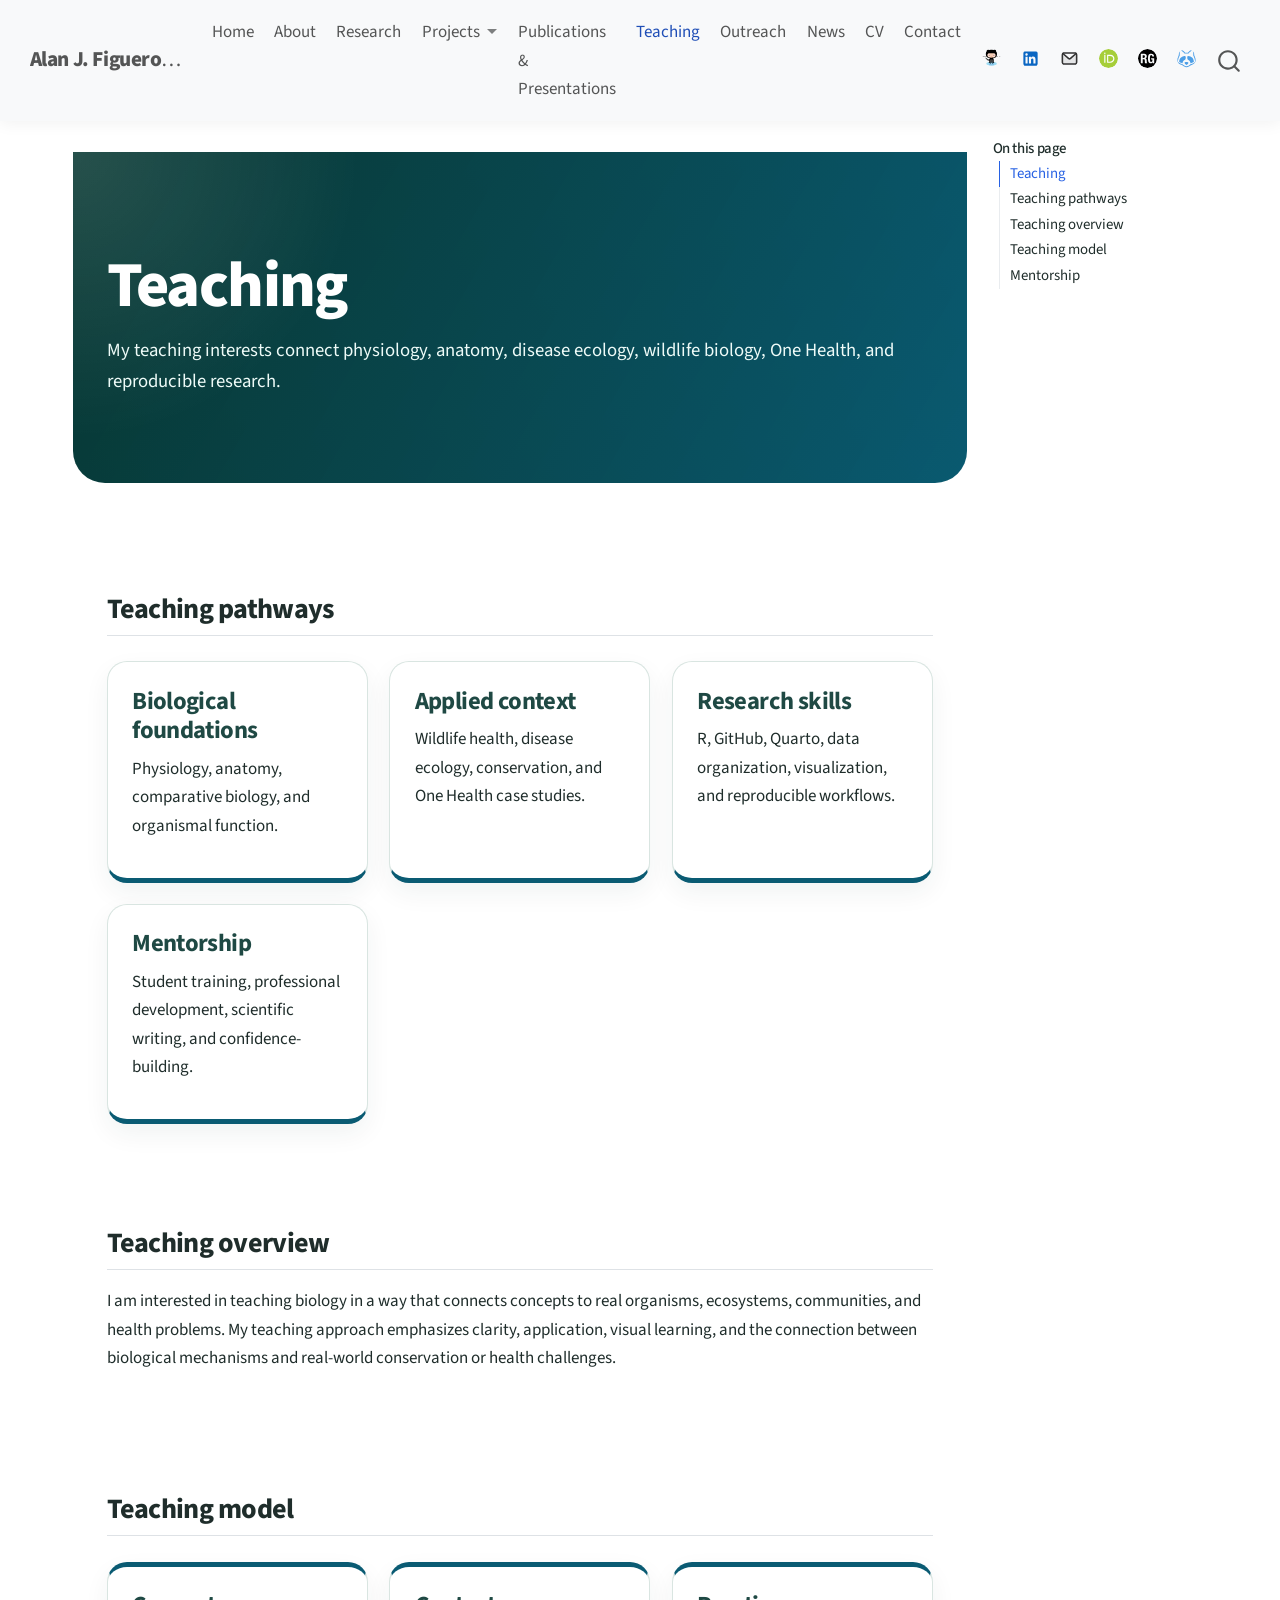
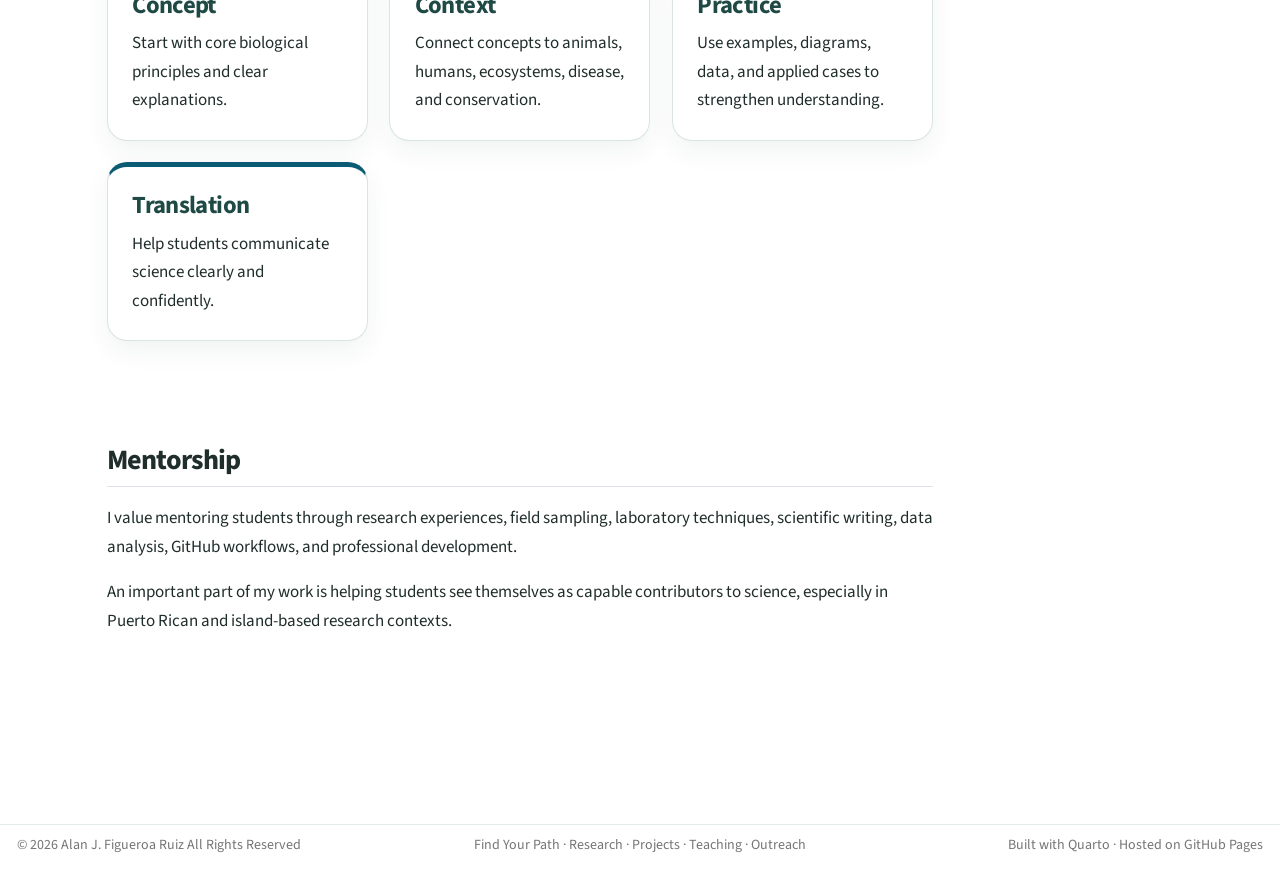
<file: docs/teaching.html>
<!DOCTYPE html>
<html xmlns="http://www.w3.org/1999/xhtml" lang="en" xml:lang="en"><head>

<meta charset="utf-8">
<meta name="generator" content="quarto-1.9.38">

<meta name="viewport" content="width=device-width, initial-scale=1.0, user-scalable=yes">


<title>Teaching | Alan J. Figueroa Ruiz – Alan J. Figueroa Ruiz</title>
<style>
/* Default styles provided by pandoc.
** See https://pandoc.org/MANUAL.html#variables-for-html for config info.
*/
code{white-space: pre-wrap;}
span.smallcaps{font-variant: small-caps;}
div.columns{display: flex; gap: min(4vw, 1.5em);}
div.column{flex: auto; overflow-x: auto;}
div.hanging-indent{margin-left: 1.5em; text-indent: -1.5em;}
ul.task-list{list-style: none;}
ul.task-list li input[type="checkbox"] {
  width: 0.8em;
  margin: 0 0.8em 0.2em -1em; /* quarto-specific, see https://github.com/quarto-dev/quarto-cli/issues/4556 */ 
  vertical-align: middle;
}
</style>


<script src="site_libs/quarto-nav/quarto-nav.js"></script>
<script src="site_libs/quarto-nav/headroom.min.js"></script>
<script src="site_libs/clipboard/clipboard.min.js"></script>
<script src="site_libs/quarto-search/autocomplete.umd.js"></script>
<script src="site_libs/quarto-search/fuse.min.js"></script>
<script src="site_libs/quarto-search/quarto-search.js"></script>
<meta name="quarto:offset" content="./">
<script src="site_libs/quarto-html/quarto.js" type="module"></script>
<script src="site_libs/quarto-html/tabsets/tabsets.js" type="module"></script>
<script src="site_libs/quarto-html/popper.min.js"></script>
<script src="site_libs/quarto-html/tippy.umd.min.js"></script>
<script src="site_libs/quarto-html/anchor.min.js"></script>
<link href="site_libs/quarto-html/tippy.css" rel="stylesheet">
<link href="site_libs/quarto-html/quarto-syntax-highlighting-15634bcf2e68342d4ad2dfa704d543f6.css" rel="stylesheet" id="quarto-text-highlighting-styles">
<script src="site_libs/bootstrap/bootstrap.min.js"></script>
<link href="site_libs/bootstrap/bootstrap-icons.css" rel="stylesheet">
<link href="site_libs/bootstrap/bootstrap-c7ab57aa33037bad7520c6cb9ec7d6ec.min.css" rel="stylesheet" append-hash="true" id="quarto-bootstrap" data-mode="light">
<script id="quarto-search-options" type="application/json">{
  "location": "navbar",
  "copy-button": false,
  "collapse-after": 3,
  "panel-placement": "end",
  "type": "overlay",
  "limit": 50,
  "keyboard-shortcut": [
    "f",
    "/",
    "s"
  ],
  "show-item-context": false,
  "language": {
    "search-no-results-text": "No results",
    "search-matching-documents-text": "matching documents",
    "search-copy-link-title": "Copy link to search",
    "search-hide-matches-text": "Hide additional matches",
    "search-more-match-text": "more match in this document",
    "search-more-matches-text": "more matches in this document",
    "search-clear-button-title": "Clear",
    "search-text-placeholder": "",
    "search-detached-cancel-button-title": "Cancel",
    "search-submit-button-title": "Submit",
    "search-label": "Search"
  }
}</script>
<style>html{ scroll-behavior: smooth; }</style>


<link rel="stylesheet" href="styles.css">
</head>

<body class="nav-fixed quarto-light">

<div id="quarto-search-results"></div>
  <header id="quarto-header" class="headroom fixed-top">
    <nav class="navbar navbar-expand-lg " data-bs-theme="dark">
      <div class="navbar-container container-fluid">
      <div class="navbar-brand-container mx-auto">
    <a class="navbar-brand" href="./index.html">
    <span class="navbar-title">Alan J. Figueroa Ruiz</span>
    </a>
  </div>
            <div id="quarto-search" class="" title="Search"></div>
          <button class="navbar-toggler" type="button" data-bs-toggle="collapse" data-bs-target="#navbarCollapse" aria-controls="navbarCollapse" role="menu" aria-expanded="false" aria-label="Toggle navigation" onclick="if (window.quartoToggleHeadroom) { window.quartoToggleHeadroom(); }">
  <span class="navbar-toggler-icon"></span>
</button>
          <div class="collapse navbar-collapse" id="navbarCollapse">
            <ul class="navbar-nav navbar-nav-scroll me-auto">
  <li class="nav-item">
    <a class="nav-link" href="./index.html"> 
<span class="menu-text">Home</span></a>
  </li>  
  <li class="nav-item">
    <a class="nav-link" href="./about.html"> 
<span class="menu-text">About</span></a>
  </li>  
  <li class="nav-item">
    <a class="nav-link" href="./research.html"> 
<span class="menu-text">Research</span></a>
  </li>  
  <li class="nav-item dropdown ">
    <a class="nav-link dropdown-toggle" href="#" id="nav-menu-projects" role="link" data-bs-toggle="dropdown" aria-expanded="false">
 <span class="menu-text">Projects</span>
    </a>
    <ul class="dropdown-menu" aria-labelledby="nav-menu-projects">    
        <li>
    <a class="dropdown-item" href="./projects.html">
 <span class="dropdown-text">Projects Overview</span></a>
  </li>  
        <li>
    <a class="dropdown-item" href="https://ajfigueroaruiz.github.io/manatee-project-pr/">
 <span class="dropdown-text">The Manatee Project Puerto Rico</span></a>
  </li>  
        <li>
    <a class="dropdown-item" href="https://ajfigueroaruiz.github.io/toxorepi-pr/">
 <span class="dropdown-text">Human T. gondii Epidemiology</span></a>
  </li>  
        <li>
    <a class="dropdown-item" href="https://ajfigueroaruiz.github.io/zf4-toxoplasma-infection/">
 <span class="dropdown-text">ZF4 Cell Infection Model</span></a>
  </li>  
        <li>
    <a class="dropdown-item" href="https://ajfigueroaruiz.github.io/wildciencia/">
 <span class="dropdown-text">WildCiencia</span></a>
  </li>  
    </ul>
  </li>
  <li class="nav-item">
    <a class="nav-link" href="./publications.html"> 
<span class="menu-text">Publications &amp; Presentations</span></a>
  </li>  
  <li class="nav-item">
    <a class="nav-link active" href="./teaching.html" aria-current="page"> 
<span class="menu-text">Teaching</span></a>
  </li>  
  <li class="nav-item">
    <a class="nav-link" href="./outreach.html"> 
<span class="menu-text">Outreach</span></a>
  </li>  
  <li class="nav-item">
    <a class="nav-link" href="./news.html"> 
<span class="menu-text">News</span></a>
  </li>  
  <li class="nav-item">
    <a class="nav-link" href="./cv.html"> 
<span class="menu-text">CV</span></a>
  </li>  
  <li class="nav-item">
    <a class="nav-link" href="./contact.html"> 
<span class="menu-text">Contact</span></a>
  </li>  
</ul>
            <ul class="navbar-nav navbar-nav-scroll ms-auto">
  <li class="nav-item">
    <a class="nav-link" href="https://github.com/ajfigueroaruiz"> 
<span class="menu-text"><img src="images/icons/github.svg" class="navbar-icon" alt="GitHub"></span></a>
  </li>  
  <li class="nav-item">
    <a class="nav-link" href="https://www.linkedin.com/in/alfiru"> 
<span class="menu-text"><img src="images/icons/linkedin.svg" class="navbar-icon" alt="LinkedIn"></span></a>
  </li>  
  <li class="nav-item">
    <a class="nav-link" href="mailto:alan.figueroa@upr.edu"> 
<span class="menu-text"><img src="images/icons/mail.svg" class="navbar-icon" alt="E-Mail"></span></a>
  </li>  
  <li class="nav-item">
    <a class="nav-link" href="https://orcid.org/0009-0000-0484-3257"> 
<span class="menu-text"><img src="images/icons/orcid.svg" class="navbar-icon" alt="ORCID"></span></a>
  </li>  
  <li class="nav-item">
    <a class="nav-link" href="https://www.researchgate.net/profile/Alan-Figueroa-Ruiz"> 
<span class="menu-text"><img src="images/icons/researchgate.svg" class="navbar-icon" alt="ResearchGate"></span></a>
  </li>  
  <li class="nav-item">
    <a class="nav-link" href="https://www.protocols.io/researchers/alfiru"> 
<span class="menu-text"><img src="images/icons/protocolsio.svg" class="navbar-icon" alt="protocols.io"></span></a>
  </li>  
</ul>
          </div> <!-- /navcollapse -->
            <div class="quarto-navbar-tools">
</div>
      </div> <!-- /container-fluid -->
    </nav>
</header>
<!-- content -->
<div id="quarto-content" class="quarto-container page-columns page-rows-contents page-layout-full page-navbar">
<!-- sidebar -->
<!-- margin-sidebar -->
    <div id="quarto-margin-sidebar" class="sidebar margin-sidebar">
        <nav id="TOC" role="doc-toc" class="toc-active">
    <h2 id="toc-title">On this page</h2>
   
  <ul>
  <li><a href="#teaching" id="toc-teaching" class="nav-link active" data-scroll-target="#teaching">Teaching</a></li>
  <li><a href="#teaching-pathways" id="toc-teaching-pathways" class="nav-link" data-scroll-target="#teaching-pathways">Teaching pathways</a></li>
  <li><a href="#teaching-overview" id="toc-teaching-overview" class="nav-link" data-scroll-target="#teaching-overview">Teaching overview</a></li>
  <li><a href="#teaching-model" id="toc-teaching-model" class="nav-link" data-scroll-target="#teaching-model">Teaching model</a></li>
  <li><a href="#mentorship-1" id="toc-mentorship-1" class="nav-link" data-scroll-target="#mentorship-1">Mentorship</a></li>
  </ul>
</nav>
    </div>
<!-- main -->
<main class="content column-page-left" id="quarto-document-content"><header id="title-block-header" class="quarto-title-block"></header>




<section id="teaching" class="level1 page-hero">
<h1>Teaching</h1>
<p>My teaching interests connect physiology, anatomy, disease ecology, wildlife biology, One Health, and reproducible research.</p>
</section>
<section id="teaching-pathways" class="level2 section-block">
<h2 class="anchored" data-anchor-id="teaching-pathways">Teaching pathways</h2>
<div class="gateway-grid">
<section id="biological-foundations" class="level3 gateway-card">
<h3 class="anchored" data-anchor-id="biological-foundations">Biological foundations</h3>
<p>Physiology, anatomy, comparative biology, and organismal function.</p>
</section>
<section id="applied-context" class="level3 gateway-card">
<h3 class="anchored" data-anchor-id="applied-context">Applied context</h3>
<p>Wildlife health, disease ecology, conservation, and One Health case studies.</p>
</section>
<section id="research-skills" class="level3 gateway-card">
<h3 class="anchored" data-anchor-id="research-skills">Research skills</h3>
<p>R, GitHub, Quarto, data organization, visualization, and reproducible workflows.</p>
</section>
<section id="mentorship" class="level3 gateway-card">
<h3 class="anchored" data-anchor-id="mentorship">Mentorship</h3>
<p>Student training, professional development, scientific writing, and confidence-building.</p>
</section>
</div>
</section>
<section id="teaching-overview" class="level2 section-block">
<h2 class="anchored" data-anchor-id="teaching-overview">Teaching overview</h2>
<p>I am interested in teaching biology in a way that connects concepts to real organisms, ecosystems, communities, and health problems. My teaching approach emphasizes clarity, application, visual learning, and the connection between biological mechanisms and real-world conservation or health challenges.</p>
</section>
<section id="teaching-model" class="level2 section-block">
<h2 class="anchored" data-anchor-id="teaching-model">Teaching model</h2>
<div class="expedition-grid">
<section id="concept" class="level3 expedition-card">
<h3 class="anchored" data-anchor-id="concept">Concept</h3>
<p>Start with core biological principles and clear explanations.</p>
</section>
<section id="context" class="level3 expedition-card">
<h3 class="anchored" data-anchor-id="context">Context</h3>
<p>Connect concepts to animals, humans, ecosystems, disease, and conservation.</p>
</section>
<section id="practice" class="level3 expedition-card">
<h3 class="anchored" data-anchor-id="practice">Practice</h3>
<p>Use examples, diagrams, data, and applied cases to strengthen understanding.</p>
</section>
<section id="translation" class="level3 expedition-card">
<h3 class="anchored" data-anchor-id="translation">Translation</h3>
<p>Help students communicate science clearly and confidently.</p>
</section>
</div>
</section>
<section id="mentorship-1" class="level2 section-block">
<h2 class="anchored" data-anchor-id="mentorship-1">Mentorship</h2>
<p>I value mentoring students through research experiences, field sampling, laboratory techniques, scientific writing, data analysis, GitHub workflows, and professional development.</p>
<p>An important part of my work is helping students see themselves as capable contributors to science, especially in Puerto Rican and island-based research contexts.</p>
</section>



</main> <!-- /main -->
<script id="quarto-html-after-body" type="application/javascript">
  window.document.addEventListener("DOMContentLoaded", function (event) {
    const icon = "";
    const anchorJS = new window.AnchorJS();
    anchorJS.options = {
      placement: 'right',
      icon: icon
    };
    anchorJS.add('.anchored');
    const isCodeAnnotation = (el) => {
      for (const clz of el.classList) {
        if (clz.startsWith('code-annotation-')) {                     
          return true;
        }
      }
      return false;
    }
    const onCopySuccess = function(e) {
      // button target
      const button = e.trigger;
      // don't keep focus
      button.blur();
      // flash "checked"
      button.classList.add('code-copy-button-checked');
      var currentTitle = button.getAttribute("title");
      button.setAttribute("title", "Copied!");
      let tooltip;
      if (window.bootstrap) {
        button.setAttribute("data-bs-toggle", "tooltip");
        button.setAttribute("data-bs-placement", "left");
        button.setAttribute("data-bs-title", "Copied!");
        tooltip = new bootstrap.Tooltip(button, 
          { trigger: "manual", 
            customClass: "code-copy-button-tooltip",
            offset: [0, -8]});
        tooltip.show();    
      }
      setTimeout(function() {
        if (tooltip) {
          tooltip.hide();
          button.removeAttribute("data-bs-title");
          button.removeAttribute("data-bs-toggle");
          button.removeAttribute("data-bs-placement");
        }
        button.setAttribute("title", currentTitle);
        button.classList.remove('code-copy-button-checked');
      }, 1000);
      // clear code selection
      e.clearSelection();
    }
    const getTextToCopy = function(trigger) {
      const outerScaffold = trigger.parentElement.cloneNode(true);
      const codeEl = outerScaffold.querySelector('code');
      for (const childEl of codeEl.children) {
        if (isCodeAnnotation(childEl)) {
          childEl.remove();
        }
      }
      return codeEl.innerText;
    }
    const clipboard = new window.ClipboardJS('.code-copy-button:not([data-in-quarto-modal])', {
      text: getTextToCopy
    });
    clipboard.on('success', onCopySuccess);
    if (window.document.getElementById('quarto-embedded-source-code-modal')) {
      const clipboardModal = new window.ClipboardJS('.code-copy-button[data-in-quarto-modal]', {
        text: getTextToCopy,
        container: window.document.getElementById('quarto-embedded-source-code-modal')
      });
      clipboardModal.on('success', onCopySuccess);
    }
      var localhostRegex = new RegExp(/^(?:http|https):\/\/localhost\:?[0-9]*\//);
      var mailtoRegex = new RegExp(/^mailto:/);
        var filterRegex = new RegExp("https:\/\/ajfigueroaruiz\.github\.io");
      var isInternal = (href) => {
          return filterRegex.test(href) || localhostRegex.test(href) || mailtoRegex.test(href);
      }
      // Inspect non-navigation links and adorn them if external
     var links = window.document.querySelectorAll('a[href]:not(.nav-link):not(.navbar-brand):not(.toc-action):not(.sidebar-link):not(.sidebar-item-toggle):not(.pagination-link):not(.no-external):not([aria-hidden]):not(.dropdown-item):not(.quarto-navigation-tool):not(.about-link)');
      for (var i=0; i<links.length; i++) {
        const link = links[i];
        if (!isInternal(link.href)) {
          // undo the damage that might have been done by quarto-nav.js in the case of
          // links that we want to consider external
          if (link.dataset.originalHref !== undefined) {
            link.href = link.dataset.originalHref;
          }
            // target, if specified
            link.setAttribute("target", "_blank");
            if (link.getAttribute("rel") === null) {
              link.setAttribute("rel", "noopener");
            }
        }
      }
    function tippyHover(el, contentFn, onTriggerFn, onUntriggerFn) {
      const config = {
        allowHTML: true,
        maxWidth: 500,
        delay: 100,
        arrow: false,
        appendTo: function(el) {
            return el.parentElement;
        },
        interactive: true,
        interactiveBorder: 10,
        theme: 'quarto',
        placement: 'bottom-start',
      };
      if (contentFn) {
        config.content = contentFn;
      }
      if (onTriggerFn) {
        config.onTrigger = onTriggerFn;
      }
      if (onUntriggerFn) {
        config.onUntrigger = onUntriggerFn;
      }
      window.tippy(el, config); 
    }
    const noterefs = window.document.querySelectorAll('a[role="doc-noteref"]');
    for (var i=0; i<noterefs.length; i++) {
      const ref = noterefs[i];
      tippyHover(ref, function() {
        // use id or data attribute instead here
        let href = ref.getAttribute('data-footnote-href') || ref.getAttribute('href');
        try { href = new URL(href).hash; } catch {}
        const id = href.replace(/^#\/?/, "");
        const note = window.document.getElementById(id);
        if (note) {
          return note.innerHTML;
        } else {
          return "";
        }
      });
    }
    const xrefs = window.document.querySelectorAll('a.quarto-xref');
    const processXRef = (id, note) => {
      // Strip column container classes
      const stripColumnClz = (el) => {
        el.classList.remove("page-full", "page-columns");
        if (el.children) {
          for (const child of el.children) {
            stripColumnClz(child);
          }
        }
      }
      stripColumnClz(note)
      if (id === null || id.startsWith('sec-')) {
        // Special case sections, only their first couple elements
        const container = document.createElement("div");
        if (note.children && note.children.length > 2) {
          container.appendChild(note.children[0].cloneNode(true));
          for (let i = 1; i < note.children.length; i++) {
            const child = note.children[i];
            if (child.tagName === "P" && child.innerText === "") {
              continue;
            } else {
              container.appendChild(child.cloneNode(true));
              break;
            }
          }
          if (window.Quarto?.typesetMath) {
            window.Quarto.typesetMath(container);
          }
          return container.innerHTML
        } else {
          if (window.Quarto?.typesetMath) {
            window.Quarto.typesetMath(note);
          }
          return note.innerHTML;
        }
      } else {
        // Remove any anchor links if they are present
        const anchorLink = note.querySelector('a.anchorjs-link');
        if (anchorLink) {
          anchorLink.remove();
        }
        if (window.Quarto?.typesetMath) {
          window.Quarto.typesetMath(note);
        }
        if (note.classList.contains("callout")) {
          return note.outerHTML;
        } else {
          return note.innerHTML;
        }
      }
    }
    for (var i=0; i<xrefs.length; i++) {
      const xref = xrefs[i];
      tippyHover(xref, undefined, function(instance) {
        instance.disable();
        let url = xref.getAttribute('href');
        let hash = undefined; 
        if (url.startsWith('#')) {
          hash = url;
        } else {
          try { hash = new URL(url).hash; } catch {}
        }
        if (hash) {
          const id = hash.replace(/^#\/?/, "");
          const note = window.document.getElementById(id);
          if (note !== null) {
            try {
              const html = processXRef(id, note.cloneNode(true));
              instance.setContent(html);
            } finally {
              instance.enable();
              instance.show();
            }
          } else {
            // See if we can fetch this
            fetch(url.split('#')[0])
            .then(res => res.text())
            .then(html => {
              const parser = new DOMParser();
              const htmlDoc = parser.parseFromString(html, "text/html");
              const note = htmlDoc.getElementById(id);
              if (note !== null) {
                const html = processXRef(id, note);
                instance.setContent(html);
              } 
            }).finally(() => {
              instance.enable();
              instance.show();
            });
          }
        } else {
          // See if we can fetch a full url (with no hash to target)
          // This is a special case and we should probably do some content thinning / targeting
          fetch(url)
          .then(res => res.text())
          .then(html => {
            const parser = new DOMParser();
            const htmlDoc = parser.parseFromString(html, "text/html");
            const note = htmlDoc.querySelector('main.content');
            if (note !== null) {
              // This should only happen for chapter cross references
              // (since there is no id in the URL)
              // remove the first header
              if (note.children.length > 0 && note.children[0].tagName === "HEADER") {
                note.children[0].remove();
              }
              const html = processXRef(null, note);
              instance.setContent(html);
            } 
          }).finally(() => {
            instance.enable();
            instance.show();
          });
        }
      }, function(instance) {
      });
    }
        let selectedAnnoteEl;
        const selectorForAnnotation = ( cell, annotation) => {
          let cellAttr = 'data-code-cell="' + cell + '"';
          let lineAttr = 'data-code-annotation="' +  annotation + '"';
          const selector = 'span[' + cellAttr + '][' + lineAttr + ']';
          return selector;
        }
        const selectCodeLines = (annoteEl) => {
          const doc = window.document;
          const targetCell = annoteEl.getAttribute("data-target-cell");
          const targetAnnotation = annoteEl.getAttribute("data-target-annotation");
          const annoteSpan = window.document.querySelector(selectorForAnnotation(targetCell, targetAnnotation));
          const lines = annoteSpan.getAttribute("data-code-lines").split(",");
          const lineIds = lines.map((line) => {
            return targetCell + "-" + line;
          })
          let top = null;
          let height = null;
          let parent = null;
          if (lineIds.length > 0) {
              //compute the position of the single el (top and bottom and make a div)
              const el = window.document.getElementById(lineIds[0]);
              top = el.offsetTop;
              height = el.offsetHeight;
              parent = el.parentElement.parentElement;
            if (lineIds.length > 1) {
              const lastEl = window.document.getElementById(lineIds[lineIds.length - 1]);
              const bottom = lastEl.offsetTop + lastEl.offsetHeight;
              height = bottom - top;
            }
            if (top !== null && height !== null && parent !== null) {
              // cook up a div (if necessary) and position it 
              let div = window.document.getElementById("code-annotation-line-highlight");
              if (div === null) {
                div = window.document.createElement("div");
                div.setAttribute("id", "code-annotation-line-highlight");
                div.style.position = 'absolute';
                parent.appendChild(div);
              }
              div.style.top = top - 2 + "px";
              div.style.height = height + 4 + "px";
              div.style.left = 0;
              let gutterDiv = window.document.getElementById("code-annotation-line-highlight-gutter");
              if (gutterDiv === null) {
                gutterDiv = window.document.createElement("div");
                gutterDiv.setAttribute("id", "code-annotation-line-highlight-gutter");
                gutterDiv.style.position = 'absolute';
                const codeCell = window.document.getElementById(targetCell);
                const gutter = codeCell.querySelector('.code-annotation-gutter');
                gutter.appendChild(gutterDiv);
              }
              gutterDiv.style.top = top - 2 + "px";
              gutterDiv.style.height = height + 4 + "px";
            }
            selectedAnnoteEl = annoteEl;
          }
        };
        const unselectCodeLines = () => {
          const elementsIds = ["code-annotation-line-highlight", "code-annotation-line-highlight-gutter"];
          elementsIds.forEach((elId) => {
            const div = window.document.getElementById(elId);
            if (div) {
              div.remove();
            }
          });
          selectedAnnoteEl = undefined;
        };
          // Handle positioning of the toggle
      window.addEventListener(
        "resize",
        throttle(() => {
          elRect = undefined;
          if (selectedAnnoteEl) {
            selectCodeLines(selectedAnnoteEl);
          }
        }, 10)
      );
      function throttle(fn, ms) {
      let throttle = false;
      let timer;
        return (...args) => {
          if(!throttle) { // first call gets through
              fn.apply(this, args);
              throttle = true;
          } else { // all the others get throttled
              if(timer) clearTimeout(timer); // cancel #2
              timer = setTimeout(() => {
                fn.apply(this, args);
                timer = throttle = false;
              }, ms);
          }
        };
      }
        // Attach click handler to the DT
        const annoteDls = window.document.querySelectorAll('dt[data-target-cell]');
        for (const annoteDlNode of annoteDls) {
          annoteDlNode.addEventListener('click', (event) => {
            const clickedEl = event.target;
            if (clickedEl !== selectedAnnoteEl) {
              unselectCodeLines();
              const activeEl = window.document.querySelector('dt[data-target-cell].code-annotation-active');
              if (activeEl) {
                activeEl.classList.remove('code-annotation-active');
              }
              selectCodeLines(clickedEl);
              clickedEl.classList.add('code-annotation-active');
            } else {
              // Unselect the line
              unselectCodeLines();
              clickedEl.classList.remove('code-annotation-active');
            }
          });
        }
    const findCites = (el) => {
      const parentEl = el.parentElement;
      if (parentEl) {
        const cites = parentEl.dataset.cites;
        if (cites) {
          return {
            el,
            cites: cites.split(' ')
          };
        } else {
          return findCites(el.parentElement)
        }
      } else {
        return undefined;
      }
    };
    var bibliorefs = window.document.querySelectorAll('a[role="doc-biblioref"]');
    for (var i=0; i<bibliorefs.length; i++) {
      const ref = bibliorefs[i];
      const citeInfo = findCites(ref);
      if (citeInfo) {
        tippyHover(citeInfo.el, function() {
          var popup = window.document.createElement('div');
          citeInfo.cites.forEach(function(cite) {
            var citeDiv = window.document.createElement('div');
            citeDiv.classList.add('hanging-indent');
            citeDiv.classList.add('csl-entry');
            var biblioDiv = window.document.getElementById('ref-' + cite);
            if (biblioDiv) {
              citeDiv.innerHTML = biblioDiv.innerHTML;
            }
            popup.appendChild(citeDiv);
          });
          return popup.innerHTML;
        });
      }
    }
  });
  </script>
</div> <!-- /content -->
<footer class="footer">
  <div class="nav-footer">
    <div class="nav-footer-left">
<p>© 2026 Alan J. Figueroa Ruiz All Rights Reserved</p>
</div>   
    <div class="nav-footer-center">
<p>Find Your Path · Research · Projects · Teaching · Outreach</p>
</div>
    <div class="nav-footer-right">
<p>Built with Quarto · Hosted on GitHub Pages</p>
</div>
  </div>
</footer>




<script src="site_libs/quarto-html/zenscroll-min.js"></script>
</body></html>
</file>
<file: docs/site_libs/quarto-html/tippy.css>
.tippy-box[data-animation=fade][data-state=hidden]{opacity:0}[data-tippy-root]{max-width:calc(100vw - 10px)}.tippy-box{position:relative;background-color:#333;color:#fff;border-radius:4px;font-size:14px;line-height:1.4;white-space:normal;outline:0;transition-property:transform,visibility,opacity}.tippy-box[data-placement^=top]>.tippy-arrow{bottom:0}.tippy-box[data-placement^=top]>.tippy-arrow:before{bottom:-7px;left:0;border-width:8px 8px 0;border-top-color:initial;transform-origin:center top}.tippy-box[data-placement^=bottom]>.tippy-arrow{top:0}.tippy-box[data-placement^=bottom]>.tippy-arrow:before{top:-7px;left:0;border-width:0 8px 8px;border-bottom-color:initial;transform-origin:center bottom}.tippy-box[data-placement^=left]>.tippy-arrow{right:0}.tippy-box[data-placement^=left]>.tippy-arrow:before{border-width:8px 0 8px 8px;border-left-color:initial;right:-7px;transform-origin:center left}.tippy-box[data-placement^=right]>.tippy-arrow{left:0}.tippy-box[data-placement^=right]>.tippy-arrow:before{left:-7px;border-width:8px 8px 8px 0;border-right-color:initial;transform-origin:center right}.tippy-box[data-inertia][data-state=visible]{transition-timing-function:cubic-bezier(.54,1.5,.38,1.11)}.tippy-arrow{width:16px;height:16px;color:#333}.tippy-arrow:before{content:"";position:absolute;border-color:transparent;border-style:solid}.tippy-content{position:relative;padding:5px 9px;z-index:1}
</file>
<file: docs/site_libs/quarto-html/quarto-syntax-highlighting-15634bcf2e68342d4ad2dfa704d543f6.css>
/* quarto syntax highlight colors */
:root {
  --quarto-hl-ot-color: #003B4F;
  --quarto-hl-at-color: #657422;
  --quarto-hl-ss-color: #20794D;
  --quarto-hl-an-color: #5E5E5E;
  --quarto-hl-fu-color: #4758AB;
  --quarto-hl-st-color: #20794D;
  --quarto-hl-cf-color: #003B4F;
  --quarto-hl-op-color: #5E5E5E;
  --quarto-hl-er-color: #AD0000;
  --quarto-hl-bn-color: #AD0000;
  --quarto-hl-al-color: #AD0000;
  --quarto-hl-va-color: #111111;
  --quarto-hl-bu-color: inherit;
  --quarto-hl-ex-color: inherit;
  --quarto-hl-pp-color: #AD0000;
  --quarto-hl-in-color: #5E5E5E;
  --quarto-hl-vs-color: #20794D;
  --quarto-hl-wa-color: #5E5E5E;
  --quarto-hl-do-color: #5E5E5E;
  --quarto-hl-im-color: #00769E;
  --quarto-hl-ch-color: #20794D;
  --quarto-hl-dt-color: #AD0000;
  --quarto-hl-fl-color: #AD0000;
  --quarto-hl-co-color: #5E5E5E;
  --quarto-hl-cv-color: #5E5E5E;
  --quarto-hl-cn-color: #8f5902;
  --quarto-hl-sc-color: #5E5E5E;
  --quarto-hl-dv-color: #AD0000;
  --quarto-hl-kw-color: #003B4F;
}

/* other quarto variables */
:root {
  --quarto-font-monospace: SFMono-Regular, Menlo, Monaco, Consolas, "Liberation Mono", "Courier New", monospace;
}

/* syntax highlight based on Pandoc's rules */
pre > code.sourceCode > span {
  color: #003B4F;
}

code.sourceCode > span {
  color: #003B4F;
}

div.sourceCode,
div.sourceCode pre.sourceCode {
  color: #003B4F;
}

/* Normal */
code span {
  color: #003B4F;
}

/* Alert */
code span.al {
  color: #AD0000;
  font-style: inherit;
}

/* Annotation */
code span.an {
  color: #5E5E5E;
  font-style: inherit;
}

/* Attribute */
code span.at {
  color: #657422;
  font-style: inherit;
}

/* BaseN */
code span.bn {
  color: #AD0000;
  font-style: inherit;
}

/* BuiltIn */
code span.bu {
  font-style: inherit;
}

/* ControlFlow */
code span.cf {
  color: #003B4F;
  font-weight: bold;
  font-style: inherit;
}

/* Char */
code span.ch {
  color: #20794D;
  font-style: inherit;
}

/* Constant */
code span.cn {
  color: #8f5902;
  font-style: inherit;
}

/* Comment */
code span.co {
  color: #5E5E5E;
  font-style: inherit;
}

/* CommentVar */
code span.cv {
  color: #5E5E5E;
  font-style: italic;
}

/* Documentation */
code span.do {
  color: #5E5E5E;
  font-style: italic;
}

/* DataType */
code span.dt {
  color: #AD0000;
  font-style: inherit;
}

/* DecVal */
code span.dv {
  color: #AD0000;
  font-style: inherit;
}

/* Error */
code span.er {
  color: #AD0000;
  font-style: inherit;
}

/* Extension */
code span.ex {
  font-style: inherit;
}

/* Float */
code span.fl {
  color: #AD0000;
  font-style: inherit;
}

/* Function */
code span.fu {
  color: #4758AB;
  font-style: inherit;
}

/* Import */
code span.im {
  color: #00769E;
  font-style: inherit;
}

/* Information */
code span.in {
  color: #5E5E5E;
  font-style: inherit;
}

/* Keyword */
code span.kw {
  color: #003B4F;
  font-weight: bold;
  font-style: inherit;
}

/* Operator */
code span.op {
  color: #5E5E5E;
  font-style: inherit;
}

/* Other */
code span.ot {
  color: #003B4F;
  font-style: inherit;
}

/* Preprocessor */
code span.pp {
  color: #AD0000;
  font-style: inherit;
}

/* SpecialChar */
code span.sc {
  color: #5E5E5E;
  font-style: inherit;
}

/* SpecialString */
code span.ss {
  color: #20794D;
  font-style: inherit;
}

/* String */
code span.st {
  color: #20794D;
  font-style: inherit;
}

/* Variable */
code span.va {
  color: #111111;
  font-style: inherit;
}

/* VerbatimString */
code span.vs {
  color: #20794D;
  font-style: inherit;
}

/* Warning */
code span.wa {
  color: #5E5E5E;
  font-style: italic;
}

.prevent-inlining {
  content: "</";
}

/*# sourceMappingURL=f23921c56f73e400b49028c9186a1aa0.css.map */
</file>
<file: docs/styles.css>
.navbar-icon {
  height: 1.1rem;
  width: 1.1rem;
  vertical-align: -0.15rem;
}

/* ================================
   Alan J. Figueroa Ruiz
   Personal Academic Portal
   Quarto + GitHub Pages
   ================================ */

/* Hide default Quarto title block because pages use custom heroes */
.quarto-title-block {
  display: none;
}

/* General page */

body {
  font-size: 17px;
  line-height: 1.68;
  color: #1f2d2b;
  background: #ffffff;
}

main.content {
  max-width: 1120px;
}

h1, h2, h3 {
  letter-spacing: -0.025em;
}

h1 {
  font-weight: 800;
}

h2 {
  margin-top: 2rem;
  font-weight: 750;
}

h3 {
  font-weight: 700;
}

a {
  text-decoration: none;
}

a:hover {
  text-decoration: underline;
}

/* Navbar */

.navbar {
  box-shadow: 0 2px 16px rgba(0, 0, 0, 0.06);
}

.navbar-title {
  font-weight: 800;
  letter-spacing: -0.02em;
}

/* Home hero */

.home-hero {
  min-height: 82vh;
  display: flex;
  align-items: center;
  padding: 5rem 2rem;
  margin: -2rem -2rem 0 -2rem;
  border-radius: 0 0 32px 32px;
  background:
    radial-gradient(circle at top left, rgba(255, 255, 255, 0.16)),
    linear-gradient(120deg, rgba(7, 54, 48, 0.93), rgba(10, 91, 115, 0.78)),
    url("images/hero/homepage-hero.jpg");
    background-size: cover;
    background-position: center;
  color: white;
}

.hero-inner {
  max-width: 1060px;
  margin: 0 auto;
}

.eyebrow {
  text-transform: uppercase;
  letter-spacing: 0.16em;
  font-size: 0.82rem;
  font-weight: 800;
  color: #8ee6c8;
  margin-bottom: 1.1rem;
}

.eyebrow p {
  margin: 0;
}

.hero-text {
  font-size: 1.16rem;
  max-width: 860px;
  color: #eefbf8;
  margin-top: 1.4rem;
}

.hero-text p {
  margin: 0;
}

.home-hero h1 {
  font-size: clamp(3.2rem, 7vw, 6.5rem);
  line-height: 0.95;
  margin-bottom: 1.25rem;
  color: white;
}

.home-hero h2 {
  font-size: clamp(1.35rem, 3vw, 2.25rem);
  font-weight: 520;
  line-height: 1.25;
  max-width: 980px;
  margin-top: 0;
  color: #eefbf8;
}

.hero-text {
  font-size: 1.16rem;
  max-width: 860px;
  color: #eefbf8;
  margin-top: 1.4rem;
}

/* Portal identity strip */

.portal-strip {
  max-width: 1120px;
  margin: 2rem auto 2.5rem auto;
  padding: 0;
  display: grid;
  grid-template-columns: repeat(4, 1fr);
  gap: 0;
  border: 1px solid #d9e5e1;
  border-radius: 22px;
  overflow: hidden;
  background: #ffffff;
  box-shadow: 0 14px 34px rgba(16, 49, 45, 0.08);
}

.portal-item {
  padding: 1.25rem 1.4rem;
  border-right: 1px solid #d9e5e1;
  background: #ffffff;
}

.portal-item:last-child {
  border-right: none;
}

.portal-label {
  margin: 0 0 0.45rem 0;
  font-size: 0.78rem;
  font-weight: 800;
  text-transform: uppercase;
  letter-spacing: 0.08em;
  color: #0a5b73;
  line-height: 1.2;
}

.portal-label p {
  margin: 0;
}

.portal-text {
  margin: 0;
  font-size: 0.98rem;
  line-height: 1.35;
  color: #1f2d2b;
}

.portal-text p {
  margin: 0;
}

/* Responsive portal strip */

@media (max-width: 900px) {
  .portal-strip {
    grid-template-columns: repeat(2, 1fr);
  }

  .portal-item:nth-child(2) {
    border-right: none;
  }

  .portal-item:nth-child(1),
  .portal-item:nth-child(2) {
    border-bottom: 1px solid #d9e5e1;
  }
}

@media (max-width: 600px) {
  .portal-strip {
    grid-template-columns: 1fr;
    margin: 1.5rem auto 2rem auto;
  }

  .portal-item {
    border-right: none;
    border-bottom: 1px solid #d9e5e1;
  }

  .portal-item:last-child {
    border-bottom: none;
  }
}

/* Page hero */

.page-hero {
  padding: 4rem 2rem;
  margin: 0 0 3rem 0;
  border-radius: 0 0 32px 32px;
  background:
    radial-gradient(circle at top left, rgba(255, 255, 255, 0.13), transparent 30%),
    linear-gradient(120deg, rgba(7, 54, 48, 0.96), rgba(10, 91, 115, 0.84)),
    linear-gradient(45deg, #073630, #0a5b73);
  color: white;
  box-sizing: border-box;
  overflow: hidden;
}

.page-hero h1 {
  color: white;
  font-size: clamp(2.7rem, 5vw, 4.8rem);
  line-height: 1;
  margin-bottom: 1rem;
}

.page-hero p {
  color: #eefbf8;
  max-width: 960px;
  font-size: 1.1rem;
}

/* Sections */

.section-block {
  padding: 1.4rem 2rem 2.6rem 2rem;
  max-width: 1120px;
  margin: 0 auto;
}

.intro-section {
  font-size: 1.05rem;
}

/* Buttons */

.hero-actions,
.cv-download {
  display: flex;
  flex-wrap: wrap;
  gap: 0.85rem;
  margin-top: 2rem;
}

.button-primary,
.button-secondary,
.button-inline {
  display: inline-block;
  padding: 0.85rem 1.15rem;
  border-radius: 999px;
  font-weight: 800;
  transition: transform 0.15s ease, box-shadow 0.15s ease, background 0.15s ease;
}

.button-primary {
  background: #ffffff;
  color: #073630;
  box-shadow: 0 10px 24px rgba(0, 0, 0, 0.18);
}

.button-secondary {
  background: rgba(255, 255, 255, 0.14);
  color: #ffffff;
  border: 1px solid rgba(255, 255, 255, 0.45);
}

.button-inline {
  background: #0a5b73;
  color: #ffffff;
  margin-top: 0.7rem;
}

.button-primary:hover,
.button-secondary:hover,
.button-inline:hover {
  transform: translateY(-2px);
  text-decoration: none;
}

/* Grids and cards */

.feature-grid,
.project-grid,
.link-grid,
.news-grid {
  display: grid;
  gap: 1.25rem;
  margin-top: 1.5rem;
}

.feature-grid {
  grid-template-columns: repeat(auto-fit, minmax(240px, 1fr));
}

.project-grid {
  grid-template-columns: repeat(auto-fit, minmax(260px, 1fr));
}

.news-grid {
  grid-template-columns: repeat(auto-fit, minmax(260px, 1fr));
}

.feature-card,
.project-card,
.publication-card,
.news-card,
.cv-entry {
  border: 1px solid #d9e5e1;
  border-radius: 20px;
  padding: 1.45rem;
  background: #ffffff;
  box-shadow: 0 10px 26px rgba(16, 49, 45, 0.06);
}

.feature-card h3,
.project-card h3,
.publication-card h3,
.news-card h3,
.cv-entry h3 {
  margin-top: 0;
  color: #073630;
}

.project-card {
  min-height: 300px;
  display: flex;
  flex-direction: column;
}

.card-link {
  margin-top: auto;
  display: inline-block;
  font-weight: 800;
  color: #0a5b73;
}

.project-card:hover,
.feature-card:hover,
.publication-card:hover,
.news-card:hover,

/* Link grid */

.link-grid {
  grid-template-columns: repeat(auto-fit, minmax(260px, 1fr));
}

.link-grid p {
  margin: 0;
}

.link-grid a {
  display: flex;
  align-items: center;
  justify-content: center;
  min-height: 78px;
  padding: 1rem 1.25rem;
  border-radius: 16px;
  background: #f0f7f5;
  color: #073630;
  font-weight: 800;
  border: 1px solid #d9e5e1;
  text-align: center;
  line-height: 1.25;
  width: 100%;
}

.link-grid a:hover {
  background: #e3f1ed;
  text-decoration: none;
}

/* Tags */

.tag-list {
  display: flex;
  flex-wrap: wrap;
  gap: 0.65rem;
  margin-top: 1rem;
}

.tag-list span {
  display: inline-block;
  padding: 0.45rem 0.75rem;
  border-radius: 999px;
  background: #eef7f4;
  color: #073630;
  font-weight: 700;
  border: 1px solid #d9e5e1;
}

/* Notes */

.note-box {
  border-left: 5px solid #0a5b73;
  background: #f0f7f5;
  padding: 1rem 1.25rem;
  border-radius: 0 16px 16px 0;
  margin-top: 1.5rem;
}

/* Images */

img {
  border-radius: 10px;
}

/* Code blocks */

pre,
code {
  border-radius: 8px;
}

/* Footer */

.nav-footer {
  border-top: 1px solid #e4ece9;
  margin-top: 3rem;
}

/* Mobile */

@media (max-width: 768px) {
  body {
    font-size: 16px;
  }
  
  .home-hero {
    background:
      radial-gradient(circle at top left, rgba(255, 255, 255, 0.16), transparent 32%),
      linear-gradient(120deg, rgba(7, 54, 48, 0.94), rgba(10, 91, 115, 0.82)),
      url("images/hero/homepage-hero-mobile.jpg");
    background-size: cover;
    background-position: center;
  }
  
  .home-hero {
    min-height: auto;
    padding: 3.6rem 1.25rem;
    margin: -2rem -2rem 0 -2rem;
    border-radius: 0 0 24px 24px;
  }

  .page-hero {
    min-height: auto;
    padding: 3.6rem 1.25rem;
    margin: 0 0 2rem 0;
    border-radius: 0 0 24px 24px;
  }

  .section-block {
    padding: 1rem 1rem 2rem 1rem;
  }

  .hero-actions,
  .cv-download {
    flex-direction: column;
  }

  .button-primary,
  .button-secondary,
  .button-inline {
    width: 100%;
    text-align: center;
  }

  .project-card {
    min-height: auto;
  }
}

/* Mission band */

.mission-band {
  max-width: 1120px;
  margin: 2rem auto 2.8rem auto;
  padding: 0 2rem;
}

.mission-text {
  border-radius: 28px;
  padding: 2.2rem;
  background:
    linear-gradient(120deg, rgba(240, 247, 245, 0.98), rgba(229, 244, 239, 0.98));
  border: 1px solid #d9e5e1;
  box-shadow: 0 12px 28px rgba(16, 49, 45, 0.07);
}

.mission-text h2 {
  margin-top: 0;
  color: #073630;
}

.mission-text p {
  font-size: 1.1rem;
  margin-bottom: 0;
}

/* Pillars */

.pillar-grid {
  display: grid;
  grid-template-columns: repeat(auto-fit, minmax(230px, 1fr));
  gap: 1.25rem;
  margin-top: 1.5rem;
}

.pillar-card {
  padding: 1.45rem;
  border-radius: 20px;
  background: #073630;
  color: #eefbf8;
  box-shadow: 0 12px 28px rgba(16, 49, 45, 0.13);
}

.pillar-card h3 {
  margin-top: 0;
  color: #8ee6c8;
}

.pillar-card p {
  margin-bottom: 0;
}

/* Values */

.values-grid {
  display: grid;
  grid-template-columns: repeat(auto-fit, minmax(230px, 1fr));
  gap: 1.25rem;
  margin-top: 1.5rem;
}

.value-card {
  padding: 1.4rem;
  border-radius: 18px;
  background: #f0f7f5;
  border: 1px solid #d9e5e1;
}

.value-card h3 {
  margin-top: 0;
  color: #0a5b73;
}

.value-card p {
  margin-bottom: 0;
}

/* Workflow steps */

.workflow-grid {
  display: grid;
  grid-template-columns: repeat(auto-fit, minmax(235px, 1fr));
  gap: 1.25rem;
  margin-top: 1.5rem;
  counter-reset: workflow;
}

.workflow-step {
  position: relative;
  padding: 1.5rem;
  border-radius: 20px;
  background: #ffffff;
  border: 1px solid #d9e5e1;
  box-shadow: 0 10px 26px rgba(16, 49, 45, 0.06);
}

.workflow-step h3 {
  margin-top: 0;
  color: #073630;
}

.workflow-step p {
  margin-bottom: 0;
}

/* CTA band */

.cta-band {
  max-width: 1120px;
  margin: 2.5rem auto;
  padding: 2.4rem 2rem;
  border-radius: 28px;
  background:
    radial-gradient(circle at top left, rgba(255, 255, 255, 0.12), transparent 34%),
    linear-gradient(120deg, #073630, #0a5b73);
  color: #ffffff;
  text-align: center;
}

.cta-band h2 {
  color: #ffffff;
  margin-top: 0;
}

.cta-band p {
  max-width: 760px;
  margin-left: auto;
  margin-right: auto;
  color: #eefbf8;
}

.button-primary-dark,
.button-secondary-dark {
  display: inline-block;
  margin: 0.5rem;
  padding: 0.85rem 1.15rem;
  border-radius: 999px;
  font-weight: 800;
}

.button-primary-dark {
  background: #ffffff;
  color: #073630;
}

.button-secondary-dark {
  background: rgba(255, 255, 255, 0.14);
  color: #ffffff;
  border: 1px solid rgba(255, 255, 255, 0.45);
}

.button-primary-dark:hover,
.button-secondary-dark:hover {
  text-decoration: none;
  transform: translateY(-2px);
}

/* Mobile refinements */

@media (max-width: 768px) {
  .mission-band {
    padding: 0 1rem;
  }

  .mission-text {
    padding: 1.5rem;
    border-radius: 22px;
  }

  .cta-band {
    margin: 2rem 1rem;
    padding: 2rem 1.25rem;
    border-radius: 22px;
  }

  .button-primary-dark,
  .button-secondary-dark {
    width: 100%;
    margin: 0.35rem 0;
  }
}

/* Conservation statement */

.conservation-statement {
  max-width: 1120px;
  margin: 2rem auto 2.8rem auto;
  padding: 2.4rem 2rem;
  border-radius: 30px;
  background:
    radial-gradient(circle at top left, rgba(255, 255, 255, 0.12), transparent 34%),
    linear-gradient(120deg, #073630, #0a5b73);
  color: #ffffff;
}

.conservation-statement h2 {
  color: #ffffff;
  margin-top: 0;
}

.conservation-statement p {
  max-width: 920px;
  color: #eefbf8;
  font-size: 1.12rem;
}

/* Expedition cards */

.expedition-grid {
  display: grid;
  grid-template-columns: repeat(auto-fit, minmax(235px, 1fr));
  gap: 1.25rem;
  margin-top: 1.5rem;
}

.expedition-card {
  padding: 1.45rem;
  border-radius: 20px;
  background: #ffffff;
  border-top: 5px solid #0a5b73;
  border-left: 1px solid #d9e5e1;
  border-right: 1px solid #d9e5e1;
  border-bottom: 1px solid #d9e5e1;
  box-shadow: 0 10px 26px rgba(16, 49, 45, 0.06);
}

.expedition-card h3 {
  color: #073630;
  margin-top: 0;
}

.expedition-card p {
  margin-bottom: 0;
}

/* Species/system cards */

.species-grid {
  display: grid;
  grid-template-columns: repeat(auto-fit, minmax(235px, 1fr));
  gap: 1.25rem;
  margin-top: 1.5rem;
}

.species-card {
  min-height: 210px;
  padding: 1.45rem;
  border-radius: 22px;
  background:
    linear-gradient(180deg, #f0f7f5, #ffffff);
  border: 1px solid #d9e5e1;
  box-shadow: 0 10px 26px rgba(16, 49, 45, 0.06);
}

.species-card h3 {
  color: #073630;
  margin-top: 0;
}

.species-card p {
  margin-bottom: 0;
}

/* Slight hover behavior */

.expedition-card:hover,
.species-card:hover {
  transform: translateY(-3px);
  transition: transform 0.15s ease, box-shadow 0.15s ease;
  box-shadow: 0 16px 34px rgba(16, 49, 45, 0.11);
}

/* Mobile refinements */

@media (max-width: 768px) {
  .conservation-statement {
    margin: 2rem 1rem;
    padding: 2rem 1.25rem;
    border-radius: 22px;
  }

  .species-card {
    min-height: auto;
  }
}

/* Pathway band */

.pathway-band {
  max-width: 1120px;
  margin: 2.5rem auto 2.8rem auto;
  padding: 2.2rem 2rem;
  border-radius: 30px;
  background:
    linear-gradient(120deg, rgba(240, 247, 245, 0.98), rgba(255, 255, 255, 0.98));
  border: 1px solid #d9e5e1;
  box-shadow: 0 12px 30px rgba(16, 49, 45, 0.08);
}

.pathway-band h2 {
  margin-top: 0;
  color: #073630;
}

.pathway-band > p {
  max-width: 860px;
  font-size: 1.08rem;
}

/* Gateway cards */

.gateway-grid {
  display: grid;
  grid-template-columns: repeat(auto-fit, minmax(235px, 1fr));
  gap: 1.25rem;
  margin-top: 1.5rem;
}

.gateway-card {
  padding: 1.45rem;
  border-radius: 20px;
  background: #ffffff;
  border: 1px solid #d9e5e1;
  border-bottom: 5px solid #0a5b73;
  box-shadow: 0 10px 26px rgba(16, 49, 45, 0.06);
}

.gateway-card h3 {
  color: #073630;
  margin-top: 0;
}

.gateway-card p {
  margin-bottom: 0.75rem;
}

.gateway-card a {
  font-weight: 800;
  color: #0a5b73;
}

/* Resource wall */

.resource-wall {
  display: grid;
  grid-template-columns: repeat(auto-fit, minmax(260px, 1fr));
  gap: 1.25rem;
  margin-top: 1.5rem;
}

.resource-card {
  padding: 1.5rem;
  border-radius: 22px;
  background:
    linear-gradient(180deg, #ffffff, #f7fbfa);
  border: 1px solid #d9e5e1;
  box-shadow: 0 10px 26px rgba(16, 49, 45, 0.06);
  min-height: 220px;
  display: flex;
  flex-direction: column;
}

.resource-card h3 {
  color: #073630;
  margin-top: 0;
}

.resource-card a {
  margin-top: auto;
  font-weight: 800;
  color: #0a5b73;
}

/* Audience cards */

.audience-grid {
  display: grid;
  grid-template-columns: repeat(auto-fit, minmax(245px, 1fr));
  gap: 1.25rem;
  margin-top: 1.5rem;
}

.audience-card {
  padding: 1.45rem;
  border-radius: 20px;
  background: #073630;
  color: #eefbf8;
  box-shadow: 0 12px 28px rgba(16, 49, 45, 0.13);
}

.audience-card h3 {
  color: #8ee6c8;
  margin-top: 0;
}

.audience-card p {
  margin-bottom: 0;
}

/* Hover behavior */

.gateway-card:hover,
.resource-card:hover,
.audience-card:hover {
  transform: translateY(-3px);
  transition: transform 0.15s ease, box-shadow 0.15s ease;
  box-shadow: 0 16px 34px rgba(16, 49, 45, 0.12);
}

/* Mobile refinements */

@media (max-width: 768px) {
  .pathway-band {
    margin: 2rem 1rem;
    padding: 1.7rem 1.25rem;
    border-radius: 22px;
  }

  .resource-card {
    min-height: auto;
  }
}

/* Profile feature block */

.profile-feature {
  display: grid;
  grid-template-columns: 340px 1fr;
  gap: 2rem;
  align-items: center;
  padding: 1.5rem;
  border-radius: 28px;
  background: #f0f7f5;
  border: 1px solid #d9e5e1;
  box-shadow: 0 12px 30px rgba(16, 49, 45, 0.07);
}

.profile-photo img {
  width: 100%;
  aspect-ratio: 4 / 5;
  object-fit: cover;
  border-radius: 24px;
  box-shadow: 0 12px 28px rgba(16, 49, 45, 0.14);
}

.profile-text h2 {
  margin-top: 0;
  color: #073630;
}

@media (max-width: 850px) {
  .profile-feature {
    grid-template-columns: 1fr;
  }

  .profile-photo img {
    max-width: 360px;
    margin: 0 auto;
    display: block;
  }
}

/* About split section */

.about-split {
  display: grid;
  grid-template-columns: 1fr 320px;
  gap: 2rem;
  align-items: center;
}

.about-photo img {
  width: 100%;
  aspect-ratio: 4 / 5;
  object-fit: cover;
  border-radius: 24px;
  box-shadow: 0 12px 28px rgba(16, 49, 45, 0.14);
}

.about-copy h2 {
  margin-top: 0;
}

@media (max-width: 850px) {
  .about-split {
    grid-template-columns: 1fr;
  }

  .about-photo img {
    max-width: 340px;
    margin: 0 auto;
    display: block;
  }
}

/* Project cards with images */

.project-card-visual {
  overflow: hidden;
}

.project-thumb {
  width: 100%;
  aspect-ratio: 16 / 10;
  object-fit: contain;
  background: #f7fbfa;
  border-radius: 16px;
  padding: 0.75rem;
  border: 1px solid #e4ece9;
  margin-bottom: 1rem;
}

.status-badge {
  display: inline-block;
  width: fit-content;
  margin: 0.35rem 0 0.85rem 0;
  padding: 0.35rem 0.65rem;
  border-radius: 999px;
  background: #eef7f4;
  color: #073630;
  border: 1px solid #d9e5e1;
  font-size: 0.82rem;
  font-weight: 800;
}

/* Outreach image cards */

.outreach-grid {
  display: grid;
  grid-template-columns: repeat(auto-fit, minmax(255px, 1fr));
  gap: 1.25rem;
  margin-top: 1.5rem;
}

.outreach-card {
  background: #ffffff;
  border: 1px solid #d9e5e1;
  border-radius: 22px;
  overflow: hidden;
  box-shadow: 0 10px 26px rgba(16, 49, 45, 0.06);
}

.outreach-card h3,
.outreach-card p {
  padding-left: 1.25rem;
  padding-right: 1.25rem;
}

.outreach-card h3 {
  margin-top: 1rem;
  color: #073630;
}

.outreach-card p {
  padding-bottom: 1.25rem;
}

.outreach-thumb {
  width: 100%;
  aspect-ratio: 4 / 3;
  object-fit: cover;
  border-radius: 0;
}

/* Gallery */

.gallery-grid {
  display: grid;
  grid-template-columns: repeat(auto-fit, minmax(210px, 1fr));
  gap: 1rem;
  margin-top: 1.5rem;
}

.gallery-item {
  margin: 0;
}

.gallery-item p {
  margin: 0;
}

.gallery-item img {
  width: 100%;
  aspect-ratio: 4 / 3;
  object-fit: cover;
  border-radius: 18px;
  box-shadow: 0 8px 22px rgba(16, 49, 45, 0.08);
  display: block;
}

.gallery-item img:hover {
  transform: translateY(-3px);
  transition: transform 0.15s ease, box-shadow 0.15s ease;
  box-shadow: 0 16px 34px rgba(16, 49, 45, 0.12);
}

/* ================================
   Project status badges
   ================================ */

.badge-row {
  display: flex;
  flex-wrap: wrap;
  gap: 0.45rem;
  margin: 0.7rem 0 1rem 0;
}

.badge-row p {
  margin: 0;
}

.status-badge {
  display: inline-block;
  width: fit-content;
  padding: 0.35rem 0.65rem;
  border-radius: 999px;
  font-size: 0.78rem;
  font-weight: 800;
  line-height: 1.1;
  border: 1px solid transparent;
}

/* Badge colors */

.badge-active {
  background: #e8f7ef;
  color: #0a4f36;
  border-color: #b9e3cc;
}

.badge-manuscript {
  background: #eef3ff;
  color: #173f7a;
  border-color: #c8d7f4;
}

.badge-developing {
  background: #fff7e6;
  color: #7a4a00;
  border-color: #efd18d;
}

.badge-outreach {
  background: #f4eefe;
  color: #4f287a;
  border-color: #d8c3f2;
}

.badge-coming {
  background: #f0f7f5;
  color: #073630;
  border-color: #d9e5e1;
}

.badge-theme {
  background: #eef7f4;
  color: #073630;
  border-color: #d9e5e1;
}

.badge-type {
  background: #ffffff;
  color: #0a5b73;
  border-color: #b9dce4;
}

/* Badge legend */

.badge-legend {
  display: grid;
  grid-template-columns: repeat(auto-fit, minmax(240px, 1fr));
  gap: 1rem;
  margin-top: 1.5rem;
}

.badge-legend-item {
  padding: 1rem 1.1rem;
  border-radius: 18px;
  background: #ffffff;
  border: 1px solid #d9e5e1;
  box-shadow: 0 8px 22px rgba(16, 49, 45, 0.05);
}

.badge-legend-item p {
  margin: 0;
}

/* ================================
   Academic path timeline
   ================================ */

.academic-timeline {
  position: relative;
  display: grid;
  gap: 1.25rem;
  margin-top: 1.5rem;
}

.academic-timeline::before {
  content: "";
  position: absolute;
  left: 1.15rem;
  top: 0.4rem;
  bottom: 0.4rem;
  width: 3px;
  border-radius: 999px;
  background: linear-gradient(180deg, #073630, #0a5b73, #8ee6c8);
}

.academic-step {
  display: grid;
  grid-template-columns: 2.4rem 1fr;
  gap: 1rem;
  position: relative;
}

.timeline-dot {
  width: 2.35rem;
  height: 2.35rem;
  border-radius: 999px;
  background: #073630;
  color: #ffffff;
  display: flex;
  align-items: center;
  justify-content: center;
  font-weight: 900;
  box-shadow: 0 8px 20px rgba(16, 49, 45, 0.18);
  z-index: 2;
}

.timeline-dot p {
  margin: 0;
}

.timeline-card {
  background: #ffffff;
  border: 1px solid #d9e5e1;
  border-radius: 22px;
  padding: 1.45rem;
  box-shadow: 0 10px 26px rgba(16, 49, 45, 0.06);
}

.timeline-card h3 {
  margin-top: 0;
  color: #073630;
}

.timeline-card p:last-child {
  margin-bottom: 0;
}

.timeline-card:hover {
  transform: translateY(-3px);
  transition: transform 0.15s ease, box-shadow 0.15s ease;
  box-shadow: 0 16px 34px rgba(16, 49, 45, 0.11);
}

/* Mobile timeline */

@media (max-width: 700px) {
  .academic-timeline::before {
    left: 1rem;
  }

  .academic-step {
    grid-template-columns: 2.1rem 1fr;
    gap: 0.85rem;
  }

  .timeline-dot {
    width: 2.1rem;
    height: 2.1rem;
    font-size: 0.9rem;
  }

  .timeline-card {
    padding: 1.2rem;
  }
}

/* ================================
   Research workflow carousel
   ================================ */

.workflow-carousel {
  display: flex;
  gap: 1.25rem;
  overflow-x: auto;
  scroll-snap-type: x mandatory;
  padding: 0.5rem 0.2rem 1.2rem 0.2rem;
  margin-top: 1.5rem;
  -webkit-overflow-scrolling: touch;
}

.workflow-carousel::-webkit-scrollbar {
  height: 10px;
}

.workflow-carousel::-webkit-scrollbar-track {
  background: #eef7f4;
  border-radius: 999px;
}

.workflow-carousel::-webkit-scrollbar-thumb {
  background: #0a5b73;
  border-radius: 999px;
}

.workflow-slide {
  flex: 0 0 clamp(280px, 32vw, 380px);
  scroll-snap-align: start;
  background: #ffffff;
  border: 1px solid #d9e5e1;
  border-radius: 24px;
  overflow: hidden;
  box-shadow: 0 10px 26px rgba(16, 49, 45, 0.08);
  display: flex;
  flex-direction: column;
}

.workflow-image {
  width: 100%;
  aspect-ratio: 4 / 3;
  object-fit: cover;
  border-radius: 0;
  display: block;
}

.workflow-caption {
  padding: 1.25rem;
}

.workflow-caption h3 {
  margin-top: 0;
  color: #073630;
}

.workflow-caption p {
  margin-bottom: 0;
}

.workflow-slide:hover {
  transform: translateY(-3px);
  transition: transform 0.15s ease, box-shadow 0.15s ease;
  box-shadow: 0 16px 34px rgba(16, 49, 45, 0.13);
}

.scroll-note {
  margin-top: 0.5rem;
  font-size: 0.9rem;
  font-weight: 800;
  color: #0a5b73;
}

/* Compact workflow map */

.workflow-mini-map {
  display: flex;
  flex-wrap: wrap;
  gap: 0.6rem;
  align-items: center;
  margin-top: 1.25rem;
  padding: 1rem;
  border-radius: 18px;
  background: #f0f7f5;
  border: 1px solid #d9e5e1;
}

.workflow-mini-step {
  padding: 0.45rem 0.75rem;
  border-radius: 999px;
  background: #ffffff;
  color: #073630;
  font-weight: 800;
  border: 1px solid #d9e5e1;
}

.workflow-mini-step p,
.workflow-arrow p {
  margin: 0;
}

.workflow-arrow {
  color: #0a5b73;
  font-weight: 900;
}

@media (max-width: 768px) {
  .workflow-slide {
    flex-basis: 85vw;
  }
}

/* Mobile workflow carousel */

@media (max-width: 768px) {
  .workflow-carousel {
    grid-auto-columns: minmax(255px, 85vw);
  }
}

/* ================================
   Featured outreach entries
   ================================ */

.outreach-entry {
  display: grid;
  grid-template-columns: 360px 1fr;
  gap: 1.5rem;
  align-items: stretch;
  margin-top: 1.5rem;
  padding: 1.25rem;
  border-radius: 26px;
  background: #ffffff;
  border: 1px solid #d9e5e1;
  box-shadow: 0 12px 30px rgba(16, 49, 45, 0.07);
}

.outreach-entry-image img {
  width: 100%;
  height: 100%;
  min-height: 280px;
  aspect-ratio: 4 / 3;
  object-fit: cover;
  border-radius: 20px;
  display: block;
}

.outreach-entry-content {
  padding: 0.25rem 0.25rem 0.25rem 0;
}

.outreach-entry-content h3 {
  margin-top: 0;
  color: #073630;
}

.outreach-entry-content p:last-child {
  margin-bottom: 0;
}

.outreach-entry:hover {
  transform: translateY(-3px);
  transition: transform 0.15s ease, box-shadow 0.15s ease;
  box-shadow: 0 18px 38px rgba(16, 49, 45, 0.12);
}

/* Alternate layout for every second entry */

.outreach-entry:nth-of-type(even) .outreach-entry-image {
  order: 2;
}

.outreach-entry:nth-of-type(even) .outreach-entry-content {
  order: 1;
}

/* Mobile outreach entries */

@media (max-width: 850px) {
  .outreach-entry {
    grid-template-columns: 1fr;
  }

  .outreach-entry:nth-of-type(even) .outreach-entry-image,
  .outreach-entry:nth-of-type(even) .outreach-entry-content {
    order: initial;
  }

  .outreach-entry-image img {
    min-height: auto;
  }
}

/* ================================
   Outreach archive categories
   ================================ */

.archive-grid {
  display: grid;
  grid-template-columns: repeat(auto-fit, minmax(260px, 1fr));
  gap: 1.25rem;
  margin-top: 1.5rem;
}

.archive-card {
  background: #ffffff;
  border: 1px solid #d9e5e1;
  border-radius: 22px;
  padding: 1.25rem;
  box-shadow: 0 10px 26px rgba(16, 49, 45, 0.06);
}

.archive-card h3 {
  margin-top: 0;
  color: #073630;
}

.mini-gallery {
  display: grid;
  grid-template-columns: repeat(3, 1fr);
  gap: 0.45rem;
  margin-top: 1rem;
}

.mini-gallery p {
  margin: 0;
}

.mini-gallery img {
  width: 100%;
  aspect-ratio: 1 / 1;
  object-fit: cover;
  border-radius: 12px;
  display: block;
}

.archive-card:hover {
  transform: translateY(-3px);
  transition: transform 0.15s ease, box-shadow 0.15s ease;
  box-shadow: 0 16px 34px rgba(16, 49, 45, 0.12);
}
</file>
